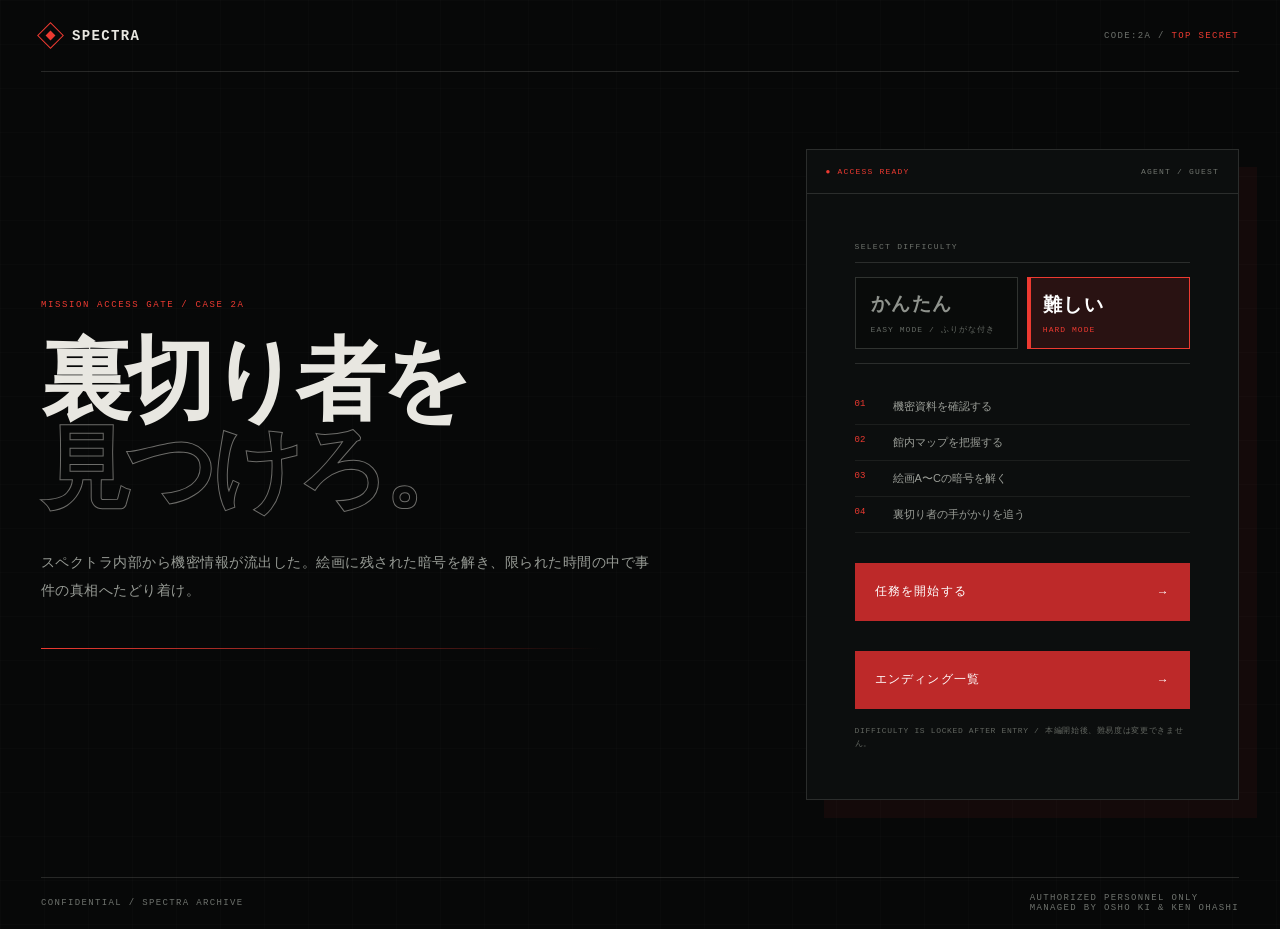
<file: index.html>
<!doctype html>
<html lang="ja">
<head>
  <meta charset="utf-8">
  <meta name="viewport" content="width=device-width, initial-scale=1">
  <meta name="theme-color" content="#070808">
  <title>CODE:2A — ACCESS GATE</title>
  <link rel="icon" type="image/png" href="assets/CODE2A.png.png">
  <meta name="description" content="スペクトラ極秘任務 CODE:2Aへのアクセスゲート。">
  <style>
    :root { --black:#070808; --panel:#0d0f0f; --white:#e8e7e1; --muted:#858985; --line:rgba(232,231,225,.14); --red:#bd2929; --red-bright:#ed3a31; --ease:cubic-bezier(.77,0,.18,1); }
    * { box-sizing:border-box; }
    html,body { margin:0; min-width:320px; min-height:100%; background:var(--black); color:var(--white); }
    body { min-height:100vh; font-family:"Yu Gothic","Hiragino Kaku Gothic ProN",Meiryo,sans-serif; background-image:linear-gradient(rgba(255,255,255,.012) 1px,transparent 1px),linear-gradient(90deg,rgba(255,255,255,.012) 1px,transparent 1px); background-size:44px 44px; }
    button,a { font:inherit; }
    a:focus-visible { outline:1px solid var(--red-bright); outline-offset:4px; }
    .shell { min-height:100vh; display:grid; grid-template-rows:72px 1fr 52px; overflow:hidden; }
    header,footer { display:flex; align-items:center; justify-content:space-between; margin:0 3.2vw; font:9px Consolas,"Courier New",monospace; letter-spacing:.15em; color:#6e726d; }
    header { border-bottom:1px solid var(--line); }
    footer { border-top:1px solid var(--line); }
    .brand { display:flex; align-items:center; gap:12px; color:var(--white); font-size:14px; font-weight:700; }
    .brand-mark { position:relative; width:19px; height:19px; border:1px solid var(--red-bright); transform:rotate(45deg); }
    .brand-mark::before { content:""; position:absolute; inset:5px; background:var(--red-bright); }
    .classification b { color:var(--red-bright); font-weight:400; }
    main { width:min(1320px,100%); margin:auto; padding:clamp(35px,6vw,88px) 3.2vw; display:grid; grid-template-columns:minmax(0,1.1fr) minmax(380px,.72fr); gap:clamp(40px,8vw,120px); align-items:center; }
    .kicker { margin:0 0 27px; color:var(--red-bright); font:9px Consolas,monospace; letter-spacing:.18em; }
    h1 { margin:0; font-size:clamp(51px,7vw,104px); line-height:.98; letter-spacing:-.065em; font-weight:680; }
    h1 span { display:block; color:transparent; -webkit-text-stroke:1px rgba(232,231,225,.45); }
    .lead { max-width:620px; margin:35px 0 0; color:#979b95; font-size:14px; line-height:2; letter-spacing:.035em; }
    .mission-line { width:min(560px,100%); height:1px; margin-top:44px; background:linear-gradient(90deg,var(--red-bright),transparent); }
    .access-card { border:1px solid var(--line); background:rgba(13,15,15,.92); box-shadow:18px 18px 0 rgba(189,41,41,.075); }
    .card-head { display:flex; justify-content:space-between; padding:17px 19px; border-bottom:1px solid var(--line); color:#71756f; font:8px Consolas,monospace; letter-spacing:.15em; }
    .card-head span:first-child { color:var(--red-bright); }
    .card-body { padding:clamp(28px,4vw,48px); }
    .difficulty-label { color:#6f736d; font:8px Consolas,monospace; letter-spacing:.16em; }
    .difficulty-options { display:grid; grid-template-columns:repeat(2,minmax(0,1fr)); gap:9px; margin-top:11px; padding:14px 0; border-top:1px solid var(--line); border-bottom:1px solid var(--line); }
    .difficulty-option { min-height:72px; display:flex; flex-direction:column; align-items:flex-start; justify-content:center; gap:7px; padding:13px 15px; border:1px solid #303330; background:#090b0a; color:#8f938d; cursor:pointer; text-align:left; transition:border-color .2s ease,background .2s ease,color .2s ease; }
    .difficulty-option strong { font-size:19px; letter-spacing:.08em; }
    .difficulty-option span { color:#646963; font:8px Consolas,monospace; letter-spacing:.13em; }
    .difficulty-option:hover,.difficulty-option:focus-visible { border-color:rgba(237,58,49,.65); color:white; }
    .difficulty-option[aria-pressed="true"] { border-color:var(--red-bright); background:rgba(189,41,41,.16); color:white; box-shadow:inset 3px 0 0 var(--red-bright); }
    .difficulty-option[aria-pressed="true"] span { color:var(--red-bright); }
    .mission-list { margin:25px 0 0; padding:0; list-style:none; }
    .mission-list li { display:grid; grid-template-columns:28px 1fr; gap:10px; padding:10px 0; color:#9a9d97; font-size:11px; border-bottom:1px solid rgba(232,231,225,.07); }
    .mission-list b { color:var(--red-bright); font:9px Consolas,monospace; }
    .start-link { min-height:58px; display:flex; align-items:center; justify-content:space-between; margin-top:30px; padding:0 20px; background:var(--red); color:white; text-decoration:none; font-size:12px; letter-spacing:.1em; transition:background .2s ease; }
    .start-link:hover { background:var(--red-bright); }
    .notice { margin:15px 0 0; color:#626660; font:8px Consolas,monospace; letter-spacing:.08em; line-height:1.7; }
    .page-transition { position:fixed; z-index:300; inset:0; display:grid; place-items:center; overflow:hidden; visibility:hidden; pointer-events:none; }
    .slab,.stripe { position:absolute; top:-12%; bottom:-12%; left:-12%; width:124%; transform:translateX(-116%) skewX(-7deg); }
    .slab { background:#090a09; transition:transform .86s var(--ease); }
    .stripe { left:-24%; width:22%; background:#8f1f1f; }
    .transition-copy { position:relative; z-index:1; opacity:0; color:var(--red-bright); font:10px Consolas,monospace; letter-spacing:.28em; transition:opacity .18s ease .34s; }
    .page-transition.active,.page-transition.covered,.page-transition.arrival { visibility:visible; pointer-events:auto; }
    .page-transition.active .slab { transform:translateX(0) skewX(-7deg); }
    .page-transition.active .stripe { animation:stripeAcross .88s var(--ease) .03s both; }
    .page-transition.active .transition-copy { opacity:1; }
    .page-transition.covered .slab { transform:translateX(0) skewX(-7deg); transition:none; }
    .page-transition.covered .stripe { transform:translateX(630%) skewX(-7deg); }
    .page-transition.covered .transition-copy { opacity:1; }
    .page-transition.arrival .slab { transform:translateX(116%) skewX(-7deg); }
    .page-transition.arrival .stripe { animation:stripeAcross .88s var(--ease) both; }
    .page-transition.arrival .transition-copy { opacity:0; transition-delay:0s; }
    @keyframes stripeAcross { from{transform:translateX(-70%) skewX(-7deg)} to{transform:translateX(630%) skewX(-7deg)} }
    @media(max-width:780px){
      .shell{overflow:visible}.classification{display:none}main{grid-template-columns:1fr;gap:45px;padding:48px 20px 60px}h1{font-size:clamp(50px,16vw,82px)}.access-card{box-shadow:9px 9px 0 rgba(189,41,41,.075)}header,footer{margin:0 20px}footer span:first-child{display:none}
      header,footer{color:#999d96;font-size:10px}.kicker{font-size:11px}.lead{color:#b5b8b2;font-size:16px;line-height:1.9}.card-head{color:#a4a8a1;font-size:10px}.difficulty-label{color:#a4a8a1;font-size:10px}.difficulty-option strong{font-size:17px}.difficulty-option span{font-size:9px}.mission-list li{color:#c0c3bc;font-size:14px;line-height:1.65}.mission-list b{font-size:11px}.start-link{min-height:62px;font-size:14px}.notice{color:#989c95;font-size:10px;line-height:1.8}
    }
    @media(prefers-reduced-motion:reduce){*,*::before,*::after{transition-duration:.01ms!important;animation-duration:.01ms!important}}
  </style>
</head>
<body>
  <div class="shell">
    <header><div class="brand"><span class="brand-mark" aria-hidden="true"></span><a href="index.html" style="color: inherit; text-decoration: none;">SPECTRA</a></div><div class="classification">CODE:2A / <b>TOP SECRET</b></div></header>
    <main>
      <section aria-labelledby="page-title">
        <p class="kicker">MISSION ACCESS GATE / CASE 2A</p>
        <h1 id="page-title">裏切り者を<span>見つけろ。</span></h1>
        <p class="lead">スペクトラ内部から機密情報が流出した。絵画に残された暗号を解き、限られた時間の中で事件の真相へたどり着け。</p>
        <div class="mission-line" aria-hidden="true"></div>
      </section>
      <section class="access-card" aria-label="任務アクセス">
        <div class="card-head"><span>● ACCESS READY</span><span>AGENT / GUEST</span></div>
        <div class="card-body">
          <div class="difficulty-label">SELECT DIFFICULTY</div>
          <div class="difficulty-options" role="group" aria-label="難易度を選択">
            <button class="difficulty-option" id="difficulty-easy" type="button" data-difficulty="easy" aria-pressed="false"><strong>かんたん</strong><span>EASY MODE / ふりがな付き</span></button>
            <button class="difficulty-option" id="difficulty-hard" type="button" data-difficulty="hard" aria-pressed="true"><strong>難しい</strong><span>HARD MODE</span></button>
          </div>
          <ol class="mission-list"><li><b>01</b>機密資料を確認する</li><li><b>02</b>館内マップを把握する</li><li><b>03</b>絵画A〜Cの暗号を解く</li><li><b>04</b>裏切り者の手がかりを追う</li></ol>
          <a class="start-link" id="start-link" href="mission.html"><span>任務を開始する</span><span aria-hidden="true">→</span></a>
          <a class="start-link" id="start-link" href="endings.html"><span>エンディング一覧</span><span aria-hidden="true">→</span></a>
          <p class="notice">DIFFICULTY IS LOCKED AFTER ENTRY / 本編開始後、難易度は変更できません。</p>
        </div>
      </section>
    </main>
    <footer><span>CONFIDENTIAL / SPECTRA ARCHIVE</span><span>AUTHORIZED PERSONNEL ONLY<br> MANAGED BY OSHO KI & KEN OHASHI</span></footer>
  </div>
  <div class="page-transition covered" id="page-transition" aria-hidden="false"><span class="slab"></span><span class="stripe"></span><span class="transition-copy" id="transition-copy">ACCESS GATE / OPEN</span></div>
  <script>
    (() => {
      const link = document.getElementById('start-link');
      const difficultyButtons = [...document.querySelectorAll('[data-difficulty]')];
      const transition = document.getElementById('page-transition');
      const transitionCopy = document.getElementById('transition-copy');
      let returning = false;
      try {
        returning = sessionStorage.getItem('spectra-access-entry') === 'return';
        sessionStorage.removeItem('spectra-access-entry');
      } catch { /* file:// で保存領域が使えない場合も演出は表示する */ }
      transitionCopy.textContent = returning ? 'ACCESS GATE / RETURN' : 'ACCESS GATE / OPEN';
      const reduced = window.matchMedia('(prefers-reduced-motion: reduce)').matches;
      function selectDifficulty(mode) {
        const easy = mode === 'easy';
        link.href = easy ? 'mission.html?difficulty=easy' : 'mission.html';
        difficultyButtons.forEach(button => button.setAttribute('aria-pressed',String(button.dataset.difficulty === mode)));
      }
      difficultyButtons.forEach(button => button.addEventListener('click', () => selectDifficulty(button.dataset.difficulty)));
      selectDifficulty('hard');
      setTimeout(() => {
        void transition.offsetWidth;
        transition.classList.remove('covered');
        transition.classList.add('arrival');
        setTimeout(() => {
          transition.classList.remove('arrival');
          transition.setAttribute('aria-hidden','true');
        },reduced ? 40 : 940);
      },reduced ? 24 : 128);
      link.addEventListener('click', event => {
        event.preventDefault();
        transitionCopy.textContent = 'ENTERING / CODE:2A';
        transition.classList.remove('arrival','covered');
        transition.classList.add('active');
        transition.setAttribute('aria-hidden','false');
        setTimeout(() => { window.location.href = link.href; },reduced ? 40 : 920);
      });
    })();
  </script>
</body>
</html>
</file>
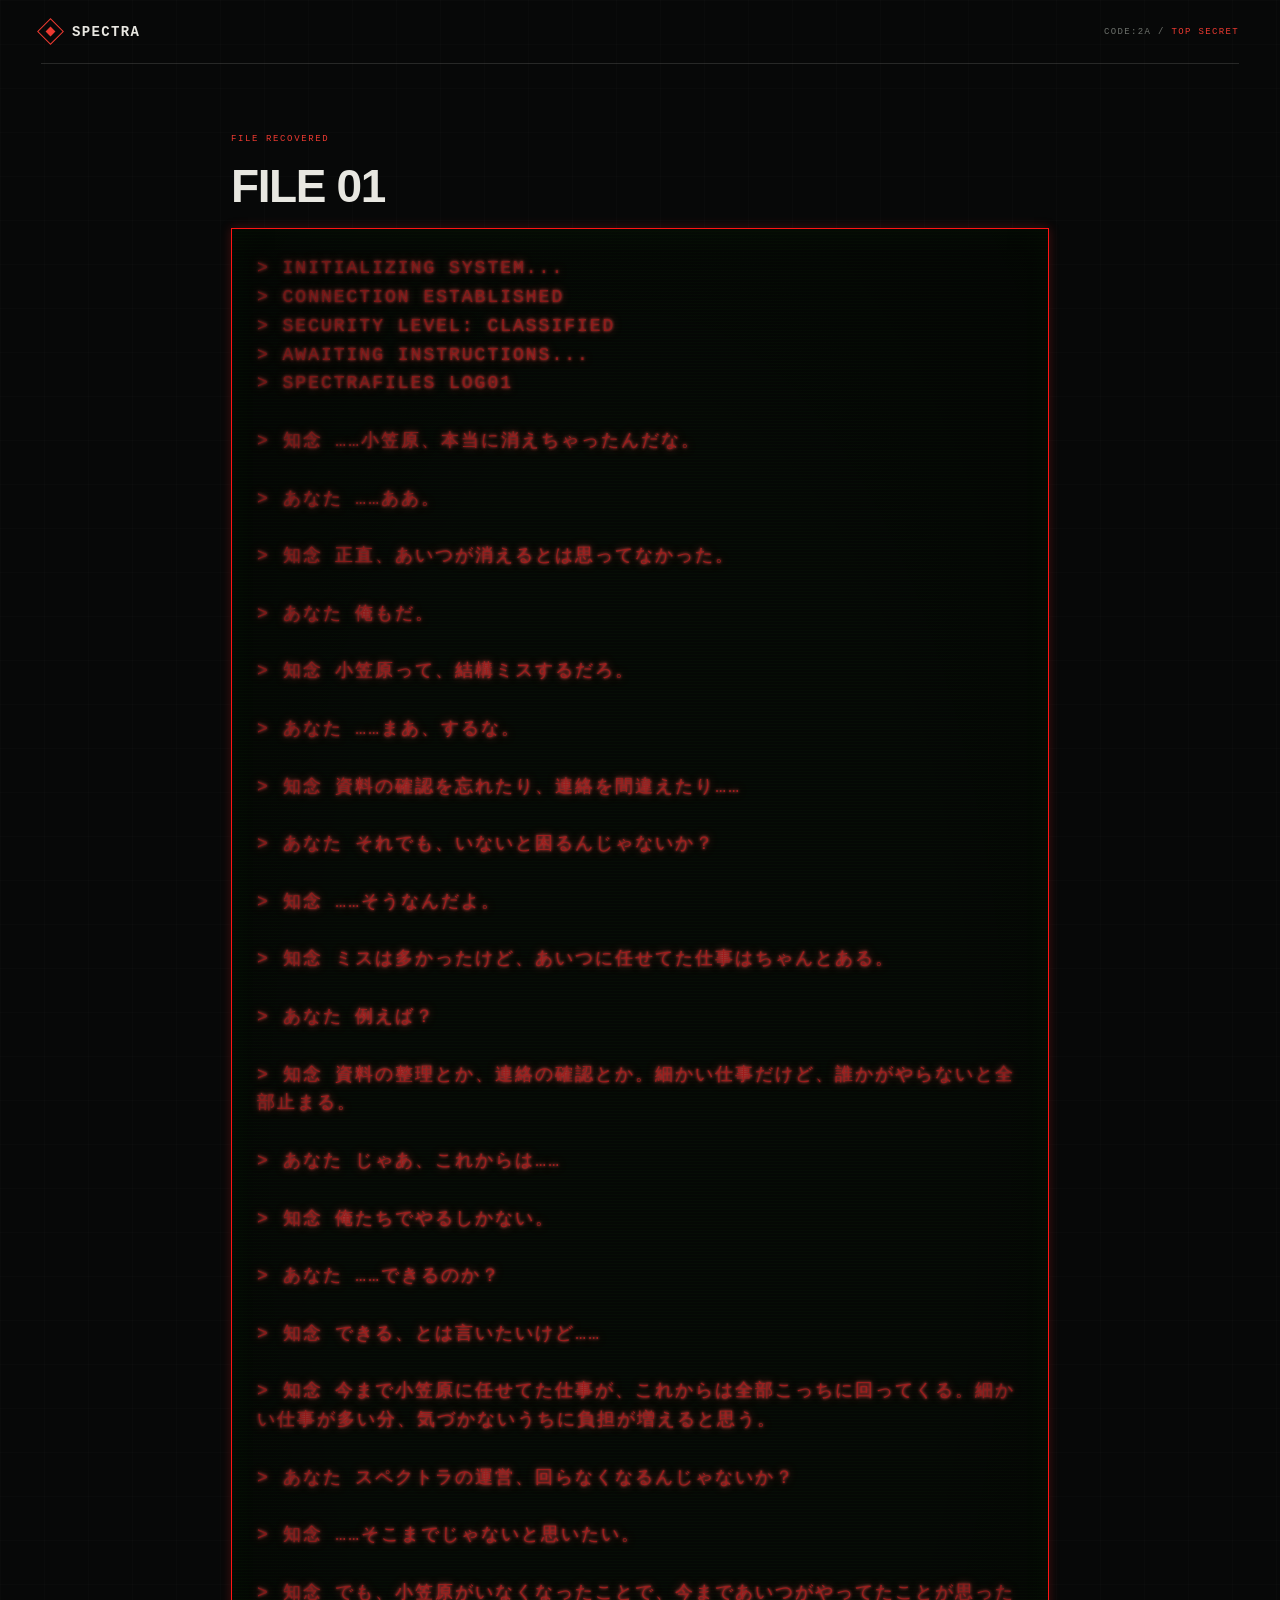
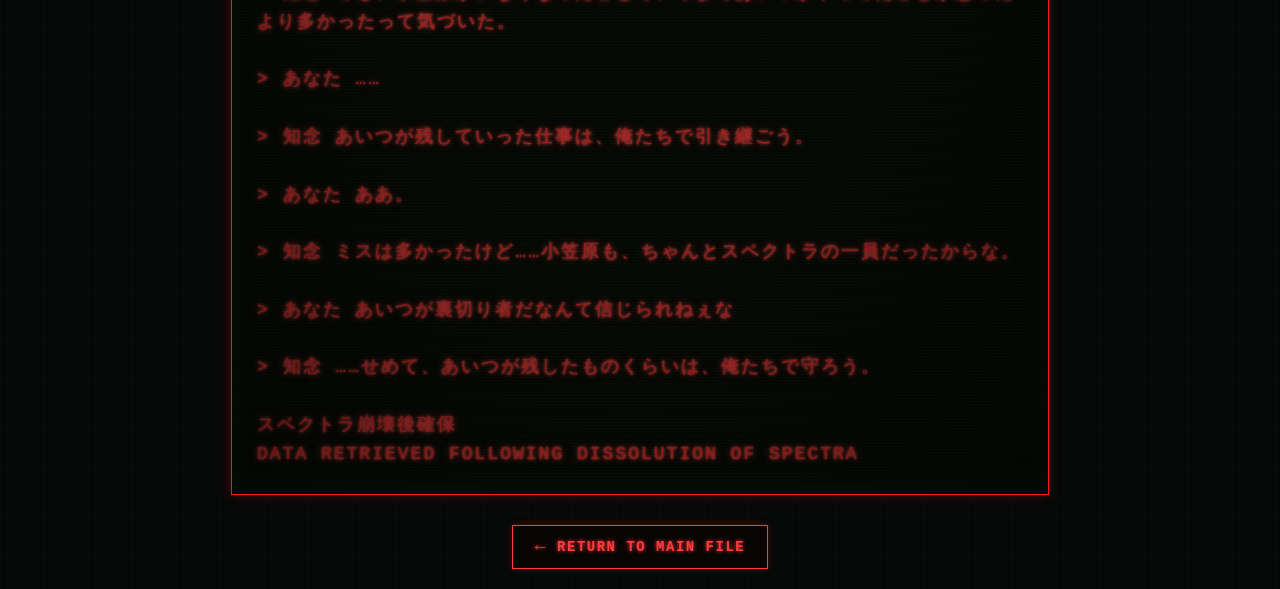
<file: ending1.html>
<!DOCTYPE html>
<html>
<head>
  <title>エンディングその1</title>
  <link rel="icon" type="image/png" href="assets/CODE2A.png.png">
  <link rel="stylesheet" href="styles.css">
  <meta charset="UTF-8">
  <meta name="viewport" content="width=device-width, initial-scale=1">
</head>
<body class="gate-body" data-ending="1">

  <header class="gate-topbar">
    <div class="gate-brand"><span class="gate-brand-mark" aria-hidden="true"></span><a href="index.html" style="color: inherit; text-decoration: none;">SPECTRA</a></div>
    <div class="gate-classification">CODE:2A / <b>TOP SECRET</b></div>
  </header>

  <main class="gate-main">

    <p class="gate-kicker">FILE RECOVERED</p>
    <h1>FILE 01</h1><br>

  <div class="terminal">
    <p class="terminal-text">
  > INITIALIZING SYSTEM...<br>
  > CONNECTION ESTABLISHED<br>
  > SECURITY LEVEL: CLASSIFIED<br>
  > AWAITING INSTRUCTIONS...<br>
  > SPECTRAFILES LOG01<br><br>
  > 知念 ……小笠原、本当に消えちゃったんだな。<br><br>
  > あなた ……ああ。<br><br>
  > 知念 正直、あいつが消えるとは思ってなかった。<br><br>
  > あなた 俺もだ。<br><br>
  > 知念 小笠原って、結構ミスするだろ。<br><br>
  > あなた ……まあ、するな。<br><br>
  > 知念 資料の確認を忘れたり、連絡を間違えたり……<br><br>
  > あなた それでも、いないと困るんじゃないか？<br><br>
  > 知念 ……そうなんだよ。<br><br>
  > 知念 ミスは多かったけど、あいつに任せてた仕事はちゃんとある。<br><br>
  > あなた 例えば？<br><br>
  > 知念 資料の整理とか、連絡の確認とか。細かい仕事だけど、誰かがやらないと全部止まる。<br><br>
  > あなた じゃあ、これからは……<br><br>
  > 知念 俺たちでやるしかない。<br><br>
  > あなた ……できるのか？<br><br>
  > 知念 できる、とは言いたいけど……<br><br>
  > 知念 今まで小笠原に任せてた仕事が、これからは全部こっちに回ってくる。細かい仕事が多い分、気づかないうちに負担が増えると思う。<br><br>
  > あなた スペクトラの運営、回らなくなるんじゃないか？<br><br>
  > 知念 ……そこまでじゃないと思いたい。<br><br>
  > 知念 でも、小笠原がいなくなったことで、今まであいつがやってたことが思ったより多かったって気づいた。<br><br>
  > あなた ……<br><br>
  > 知念 あいつが残していった仕事は、俺たちで引き継ごう。<br><br>
  > あなた ああ。<br><br>
  > 知念 ミスは多かったけど……小笠原も、ちゃんとスペクトラの一員だったからな。<br><br>
  > あなた あいつが裏切り者だなんて信じられねぇな<br><br>
  > 知念 ……せめて、あいつが残したものくらいは、俺たちで守ろう。<br><br>
  スペクトラ崩壊後確保<br>
  DATA RETRIEVED FOLLOWING DISSOLUTION OF SPECTRA
    </p>
  </div>
  <div class="return-container">
    <a href="endings.html" class="return-button">
        <span class="return-arrow">←</span>
        RETURN TO MAIN FILE
    </a>
  </div>
  </main>

  <div class="page-transition covered" id="page-transition" aria-hidden="false">
    <span class="slab"></span>
    <span class="stripe"></span>
    <span class="transition-copy" id="transition-copy">FILE 01 / OPEN</span>
  </div>

  <script src="ending.js"></script>
</body>
</html>
</file>
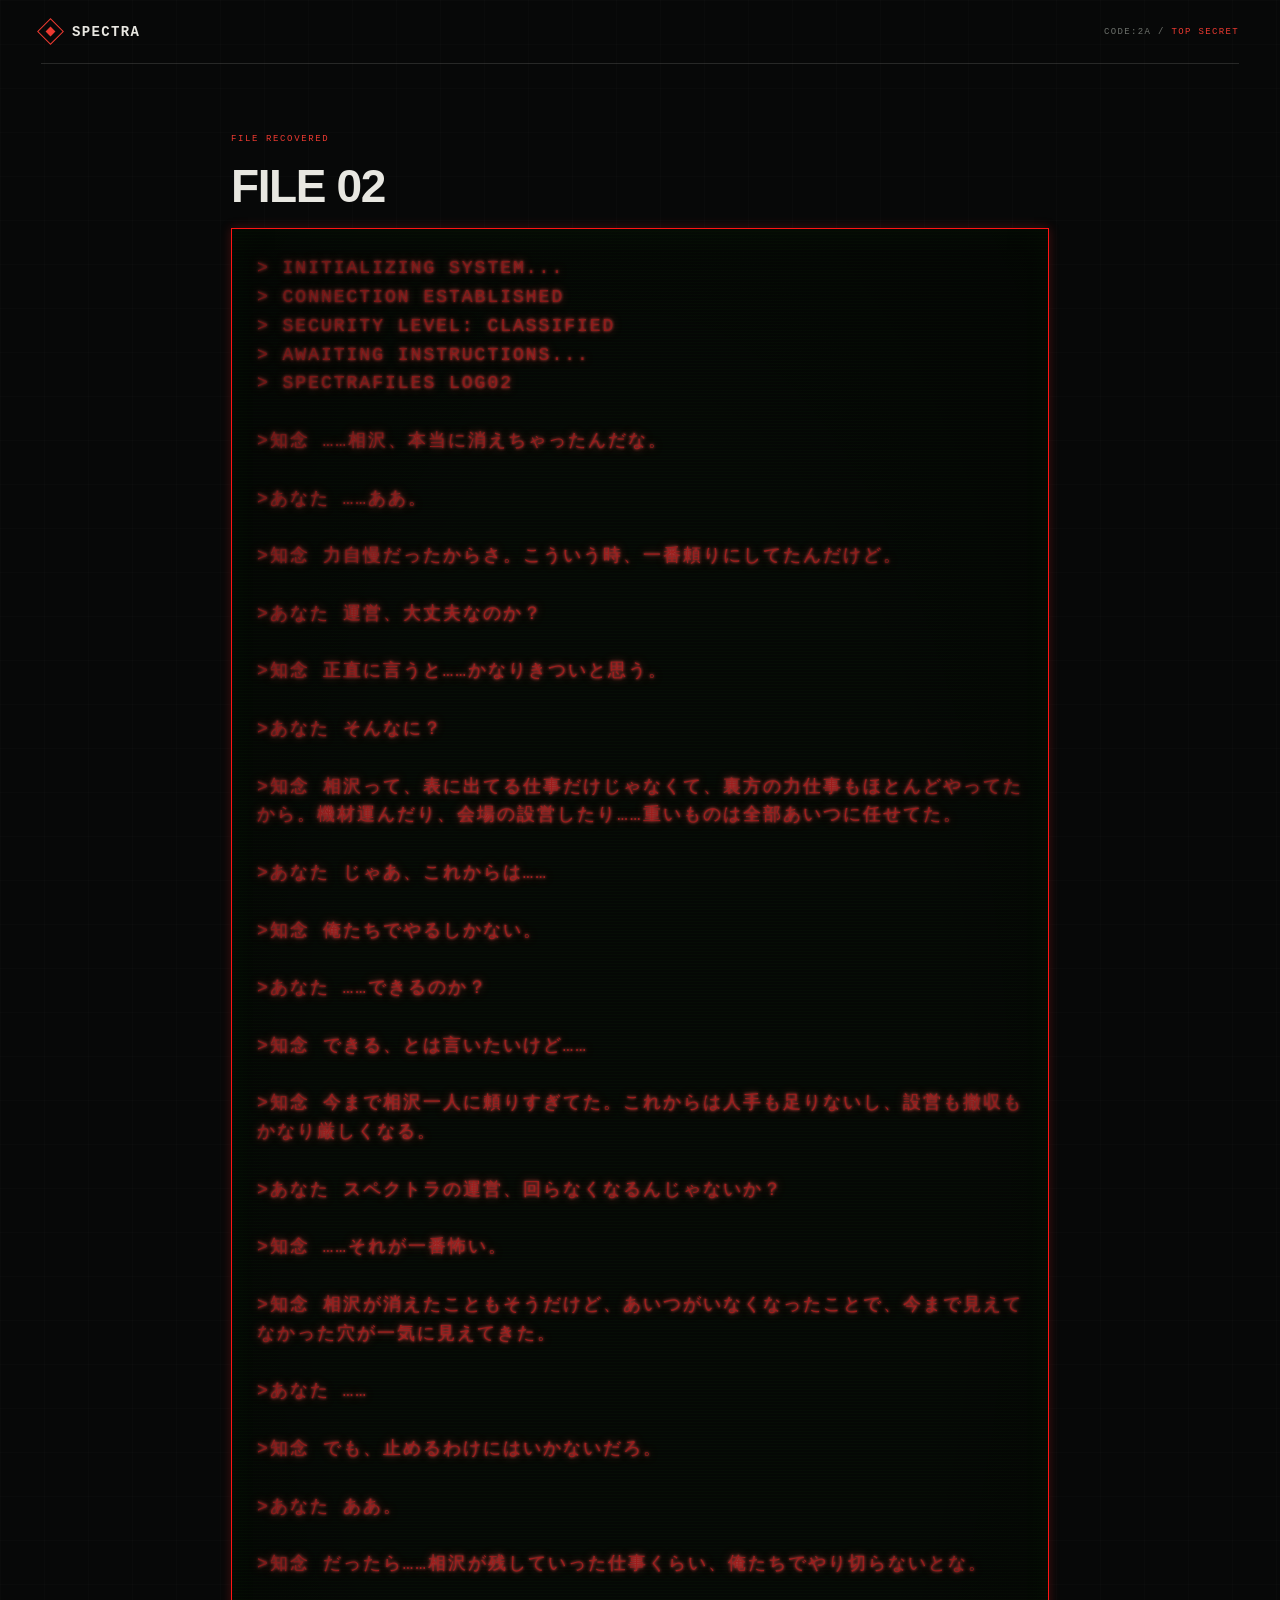
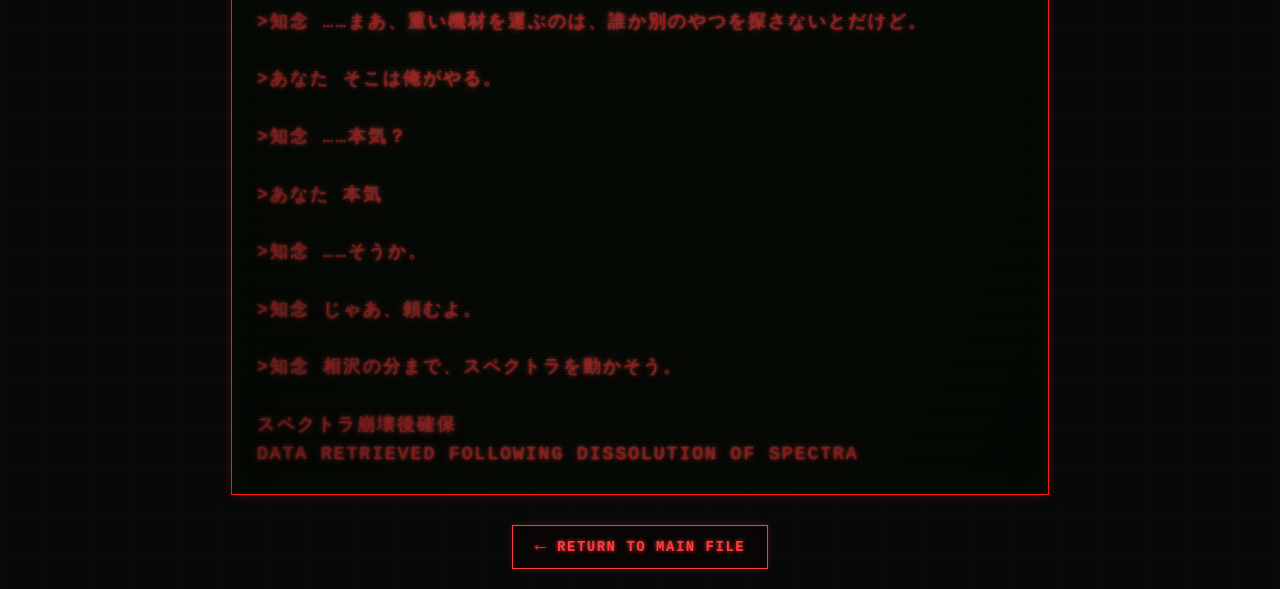
<file: ending2.html>
<!DOCTYPE html>
<html>
<head>
  <title>エンディングその2</title>
  <link rel="icon" type="image/png" href="assets/CODE2A.png.png">
  <link rel="stylesheet" href="styles.css">
  <meta charset="UTF-8">
  <meta name="viewport" content="width=device-width, initial-scale=1">
</head>
<body class="gate-body" data-ending="2">

  <header class="gate-topbar">
    <div class="gate-brand"><span class="gate-brand-mark" aria-hidden="true"></span><a href="index.html" style="color: inherit; text-decoration: none;">SPECTRA</a></div>
    <div class="gate-classification">CODE:2A / <b>TOP SECRET</b></div>
  </header>

  <main class="gate-main">

    <p class="gate-kicker">FILE RECOVERED</p>
    <h1>FILE 02</h1><br>

  <div class="terminal">
    <p class="terminal-text">
  > INITIALIZING SYSTEM...<br>
  > CONNECTION ESTABLISHED<br>
  > SECURITY LEVEL: CLASSIFIED<br>
  > AWAITING INSTRUCTIONS...<br>
  > SPECTRAFILES LOG02<br><br>
  >知念 ……相沢、本当に消えちゃったんだな。<br><br>
  >あなた ……ああ。<br><br>
  >知念 力自慢だったからさ。こういう時、一番頼りにしてたんだけど。<br><br>
  >あなた 運営、大丈夫なのか？<br><br>
  >知念 正直に言うと……かなりきついと思う。<br><br>
  >あなた そんなに？<br><br>
  >知念 相沢って、表に出てる仕事だけじゃなくて、裏方の力仕事もほとんどやってたから。機材運んだり、会場の設営したり……重いものは全部あいつに任せてた。<br><br>
  >あなた じゃあ、これからは……<br><br>
  >知念 俺たちでやるしかない。<br><br>
  >あなた ……できるのか？<br><br>
  >知念 できる、とは言いたいけど……<br><br>
  >知念 今まで相沢一人に頼りすぎてた。これからは人手も足りないし、設営も撤収もかなり厳しくなる。<br><br>
  >あなた スペクトラの運営、回らなくなるんじゃないか？<br><br>
  >知念 ……それが一番怖い。<br><br>
  >知念 相沢が消えたこともそうだけど、あいつがいなくなったことで、今まで見えてなかった穴が一気に見えてきた。<br><br>
  >あなた ……<br><br>
  >知念 でも、止めるわけにはいかないだろ。<br><br>
  >あなた ああ。<br><br>
  >知念 だったら……相沢が残していった仕事くらい、俺たちでやり切らないとな。<br><br>
  >知念 ……まあ、重い機材を運ぶのは、誰か別のやつを探さないとだけど。<br><br>
  >あなた そこは俺がやる。<br><br>
  >知念 ……本気？<br><br>
  >あなた 本気<br><br>
  >知念 ……そうか。<br><br>
  >知念 じゃあ、頼むよ。<br><br>
  >知念 相沢の分まで、スペクトラを動かそう。<br><br>
  スペクトラ崩壊後確保<br>
  DATA RETRIEVED FOLLOWING DISSOLUTION OF SPECTRA

    </p>
  </div>
  <div class="return-container">
    <a href="endings.html" class="return-button">
        <span class="return-arrow">←</span>
        RETURN TO MAIN FILE
    </a>
  </div>
  </main>

  <div class="page-transition covered" id="page-transition" aria-hidden="false">
    <span class="slab"></span>
    <span class="stripe"></span>
    <span class="transition-copy" id="transition-copy">FILE 02 / OPEN</span>
  </div>

  <script src="ending.js"></script>
</body>
</html>
</file>
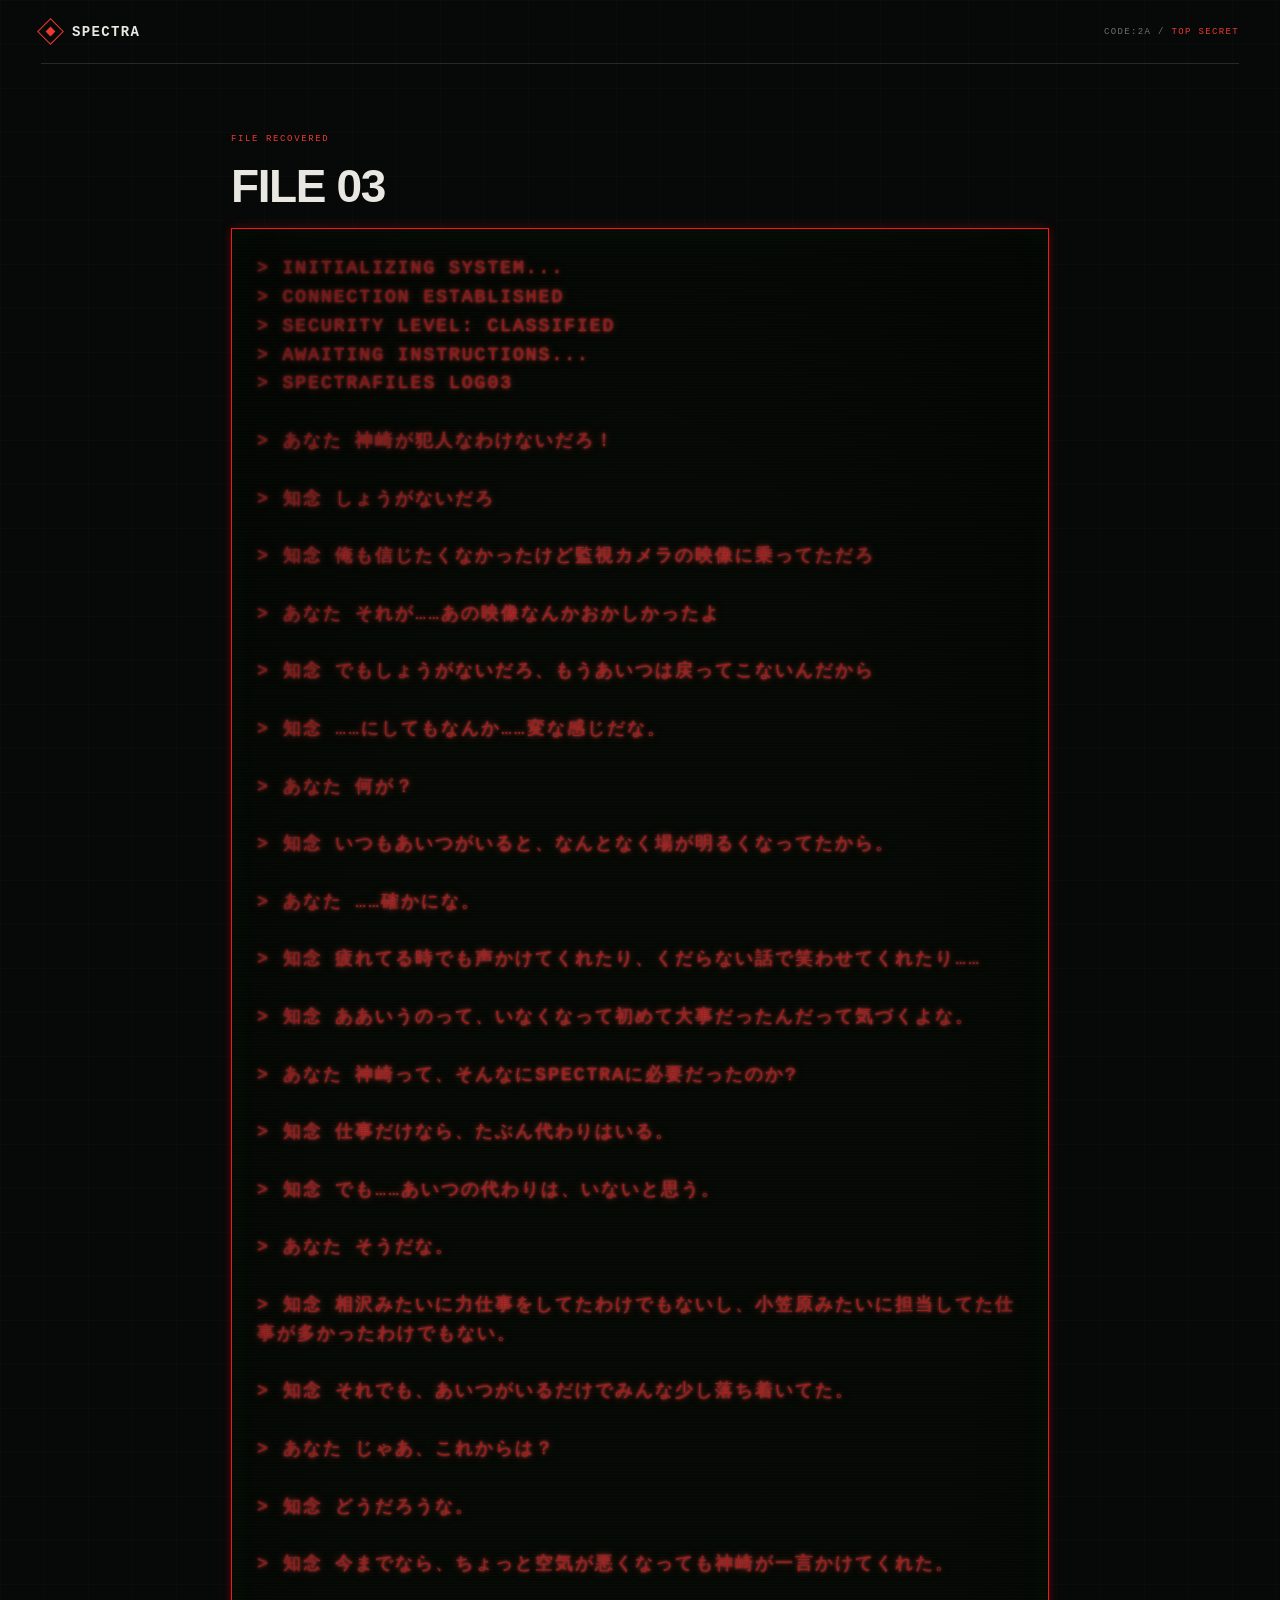
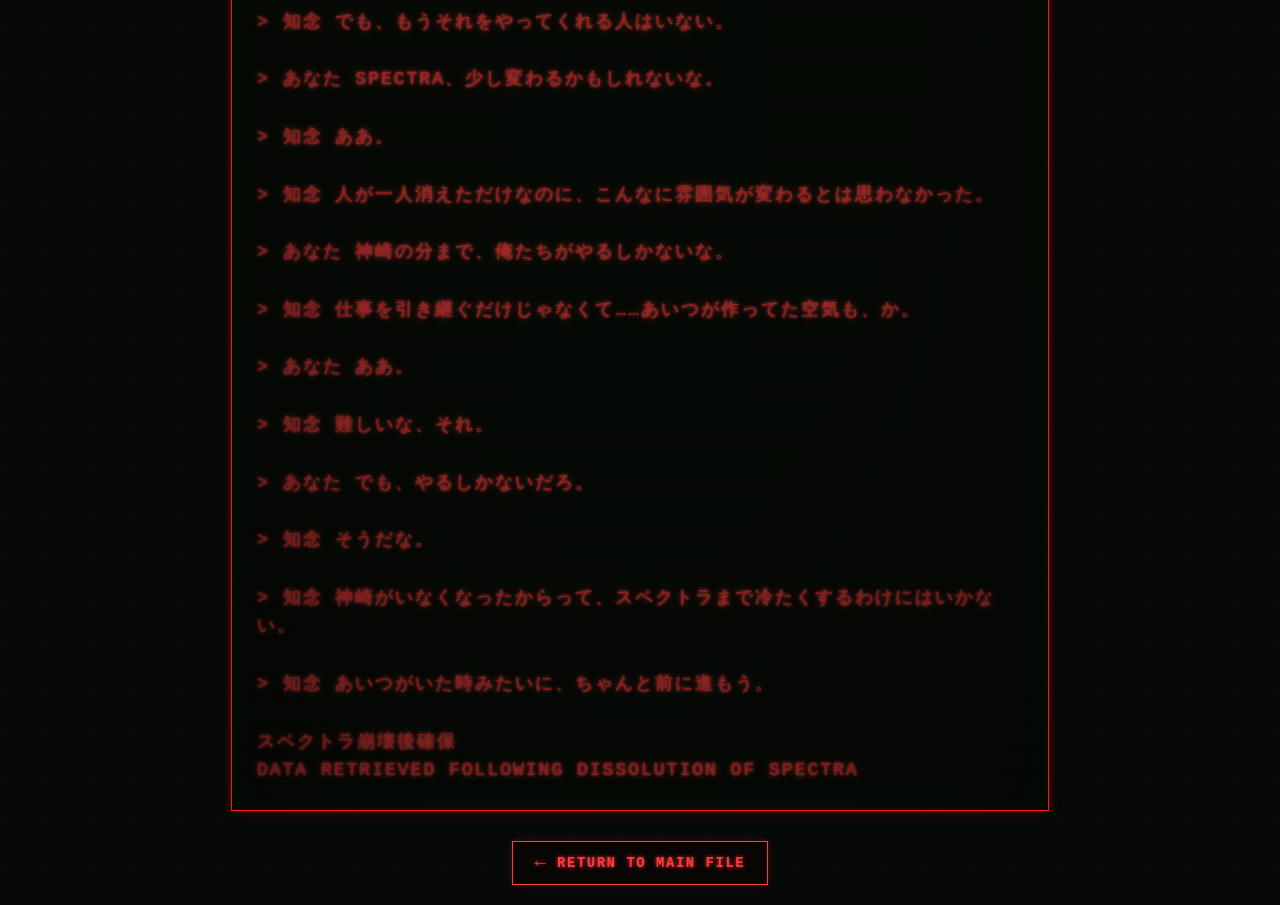
<file: ending3.html>
<!DOCTYPE html>
<html>
<head>
  <title>エンディングその3</title>
  <link rel="icon" type="image/png" href="assets/CODE2A.png.png">
  <link rel="stylesheet" href="styles.css">
  <meta charset="UTF-8">
  <meta name="viewport" content="width=device-width, initial-scale=1">
</head>
<body class="gate-body" data-ending="3">

  <header class="gate-topbar">
    <div class="gate-brand"><span class="gate-brand-mark" aria-hidden="true"></span><a href="index.html" style="color: inherit; text-decoration: none;">SPECTRA</a></div>
    <div class="gate-classification">CODE:2A / <b>TOP SECRET</b></div>
  </header>

  <main class="gate-main">

    <p class="gate-kicker">FILE RECOVERED</p>
    <h1>FILE 03</h1><br>

  <div class="terminal">
    <p class="terminal-text">
    > INITIALIZING SYSTEM...<br>
    > CONNECTION ESTABLISHED<br>
    > SECURITY LEVEL: CLASSIFIED<br>
    > AWAITING INSTRUCTIONS...<br>
    > SPECTRAFILES LOG03<br><br>
    > あなた 神崎が犯人なわけないだろ！<br><br>
    > 知念 しょうがないだろ<br><br>
    > 知念 俺も信じたくなかったけど監視カメラの映像に乗ってただろ<br><br>
    > あなた それが……あの映像なんかおかしかったよ<br><br>
    > 知念 でもしょうがないだろ、もうあいつは戻ってこないんだから<br><br>
    > 知念 ……にしてもなんか……変な感じだな。<br><br>
    > あなた 何が？<br><br>
    > 知念 いつもあいつがいると、なんとなく場が明るくなってたから。<br><br>
    > あなた ……確かにな。<br><br>
    > 知念 疲れてる時でも声かけてくれたり、くだらない話で笑わせてくれたり……<br><br>
    > 知念 ああいうのって、いなくなって初めて大事だったんだって気づくよな。<br><br>
    > あなた 神崎って、そんなにSPECTRAに必要だったのか?<br><br>
    > 知念 仕事だけなら、たぶん代わりはいる。<br><br>
    > 知念 でも……あいつの代わりは、いないと思う。<br><br>
    > あなた そうだな。<br><br>
    > 知念 相沢みたいに力仕事をしてたわけでもないし、小笠原みたいに担当してた仕事が多かったわけでもない。<br><br>
    > 知念 それでも、あいつがいるだけでみんな少し落ち着いてた。<br><br>
    > あなた じゃあ、これからは？<br><br>
    > 知念 どうだろうな。<br><br>
    > 知念 今までなら、ちょっと空気が悪くなっても神崎が一言かけてくれた。<br><br>
    > 知念 でも、もうそれをやってくれる人はいない。<br><br>
    > あなた SPECTRA、少し変わるかもしれないな。<br><br>
    > 知念 ああ。<br><br>
    > 知念 人が一人消えただけなのに、こんなに雰囲気が変わるとは思わなかった。<br><br>
    > あなた 神崎の分まで、俺たちがやるしかないな。<br><br>
    > 知念 仕事を引き継ぐだけじゃなくて……あいつが作ってた空気も、か。<br><br>
    > あなた ああ。<br><br>
    > 知念 難しいな、それ。<br><br>
    > あなた でも、やるしかないだろ。<br><br>
    > 知念 そうだな。<br><br>
    > 知念 神崎がいなくなったからって、スペクトラまで冷たくするわけにはいかない。<br><br>
    > 知念 あいつがいた時みたいに、ちゃんと前に進もう。<br><br>
  スペクトラ崩壊後確保<br>
  DATA RETRIEVED FOLLOWING DISSOLUTION OF SPECTRA
    </p>
  </div>
  <div class="return-container">
    <a href="endings.html" class="return-button">
        <span class="return-arrow">←</span>
        RETURN TO MAIN FILE
    </a>
  </div>
  </main>

  <div class="page-transition covered" id="page-transition" aria-hidden="false">
    <span class="slab"></span>
    <span class="stripe"></span>
    <span class="transition-copy" id="transition-copy">FILE 03 / OPEN</span>
  </div>

  <script src="ending.js"></script>
</body>
</html>
</file>
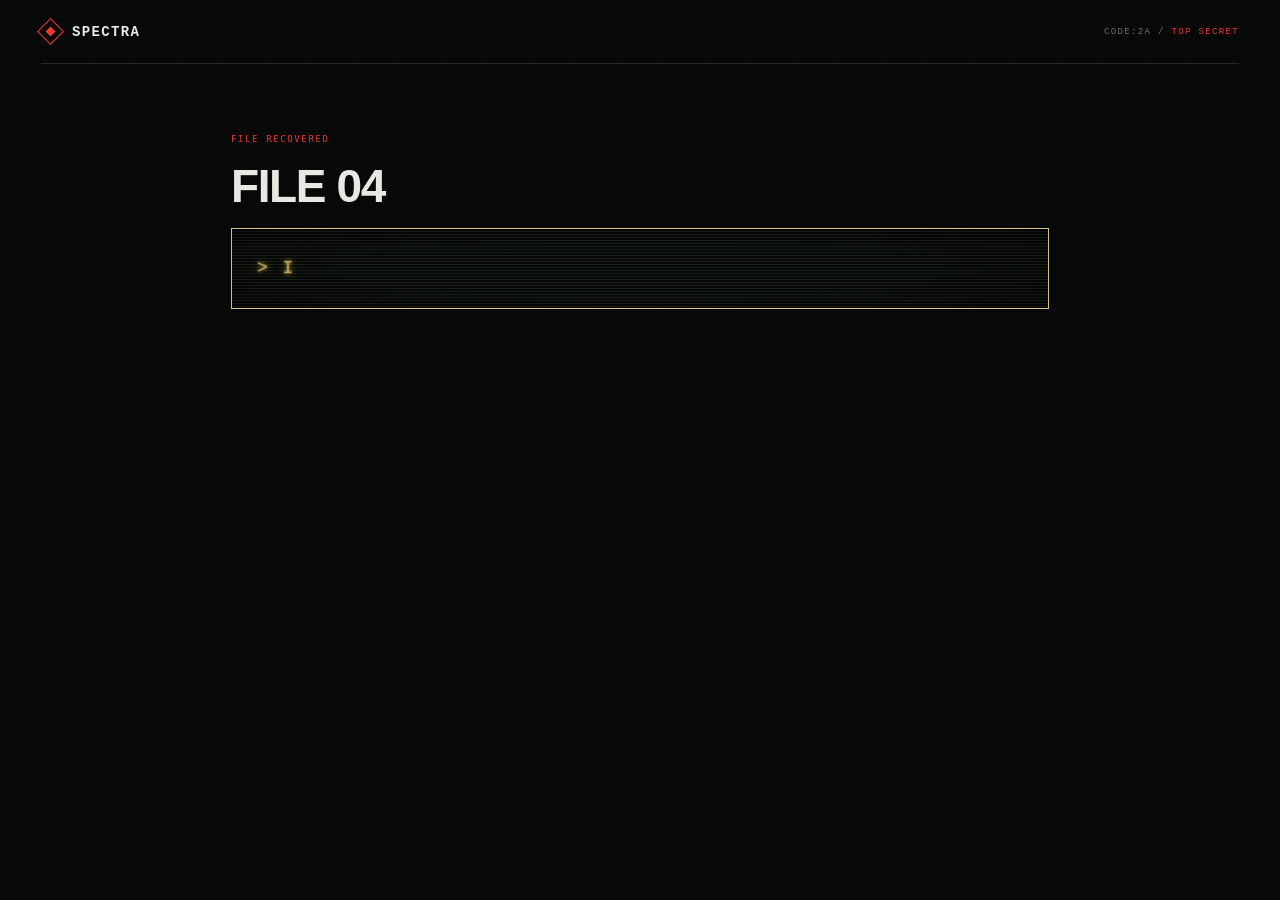
<file: ending4.html>
<!DOCTYPE html>
<html>
<head>
  <title>エンディングその4</title>
  <link rel="icon" type="image/png" href="assets/CODE2A.png.png">
  <link rel="stylesheet" href="styles.css">
  <meta charset="UTF-8">
  <meta name="viewport" content="width=device-width, initial-scale=1">
</head>
<body class="gate-body" data-ending="4">

  <header class="gate-topbar">
    <div class="gate-brand"><span class="gate-brand-mark" aria-hidden="true"></span><a href="index.html" style="color: inherit; text-decoration: none;">SPECTRA</a></div>
    <div class="gate-classification">CODE:2A / <b>TOP SECRET</b></div>
  </header>

  <main class="gate-main">
    <p class="gate-kicker">FILE RECOVERED</p>
    <h1>FILE 04</h1><br>

<div class="trueterminal">
  <div class="trueterminal-text" id="terminal">

    <div>> INITIALIZING SYSTEM...</div>
    <div>> CONNECTION ESTABLISHED</div>
    <div>> AGENT ID: 0047</div>
    <div>> SECURITY LEVEL: CLASSIFIED</div>
    <div>> AWAITING INSTRUCTIONS...</div>
    <div>> LOG #2026091201</div>

    <div class="terminal-space"></div>

    <div>> 調査報告書</div>

    <div class="terminal-space"></div>

    <div>> スペクトラ内部における内通者の特定</div>

    <div class="terminal-space"></div>

    <div>> これまでの調査から、スペクトラ内部に情報を外部へ流していた人物が存在した可能性が高い。</div>

    <div class="terminal-space"></div>

    <div>> その人物は知念であった。</div>

    <div class="terminal-space"></div>

    <div>> 知念はスペクトラの運営に深く関わっており、内部の情報や各メンバーの行動を把握できる立場にあった。</div>

    <div class="terminal-space"></div>

    <div>> また、これまでに発生した複数の不可解な出来事についても、知念は常にその場に居合わせていた。</div>

    <div class="terminal-space"></div>

    <div>> 特に不自然だったのは、情報が外部に漏れた後も、知念がその内容を事前に知っていたかのような発言をしていたことである。</div>

    <div class="terminal-space"></div>

    <div>> 当初は単なる偶然だと思っていた。</div>

    <div class="terminal-space"></div>

    <div>> しかし、これまでに集めた記録を照合すると、偶然では説明できない点がいくつも見つかった。</div>

    <div class="terminal-space"></div>

    <div>> さらに、知念はスペクトラ内部の記録や運営状況を把握していたため、情報を外部へ渡すには十分な立場にあった。</div>

    <div class="terminal-space"></div>

    <div>> 以上のことから、知念がスペクトラの内部情報を意図的に流していた可能性は極めて高い。</div>

    <div class="terminal-space"></div>

    <div>> 知念は、スペクトラの内部に潜んでいた内通者だった。</div>

    <div class="terminal-space"></div>

    <div>> 知念がいなくなった今、スペクトラは大きな転換点を迎えることになる。</div>

    <div class="terminal-space"></div>

    <div>> これまで知念に集中していた情報管理や運営を見直し、残ったメンバーで役割を分担する必要がある。</div>

    <div class="terminal-space"></div>

    <div>> そして何より、今回の事件をきっかけに、スペクトラ内部の情報管理そのものを変えていかなければならない。</div>

    <div class="terminal-space"></div>

    <div>> 誰か一人に頼るのではなく、互いに確認しながら運営していく。</div>

    <div class="terminal-space"></div>

    <div>> それが、これからのスペクトラに必要なことだと思う。</div>

    <div class="terminal-space"></div>

    <div>> 今回の事件で、スペクトラは大きく変わった。</div>

    <div class="terminal-space"></div>

    <div>> それでも――スペクトラを終わらせるつもりはない。</div>

    <div class="terminal-space"></div>

    <div>> 俺たちは、この組織をこれからも動かしていく。</div>

    <div class="terminal-space"></div>

    <div>> この事件を忘れず、同じことを二度と起こさないために。</div>

    <div>> END REPORT</div>

  </div>
</div>
  <div class="truereturn-container">
    <a href="endings.html" class="truereturn-button">
        <span class="truereturn-arrow">←</span>
        RETURN TO MAIN FILE
    </a>
  </div>
  </main>

  <div class="page-transition covered" id="page-transition" aria-hidden="false">
    <span class="slab"></span>
    <span class="stripe"></span>
    <span class="transition-copy" id="transition-copy">FILE 04 / OPEN</span>
  </div>

  <script src="ending.js"></script>
</body>
</html>
</file>
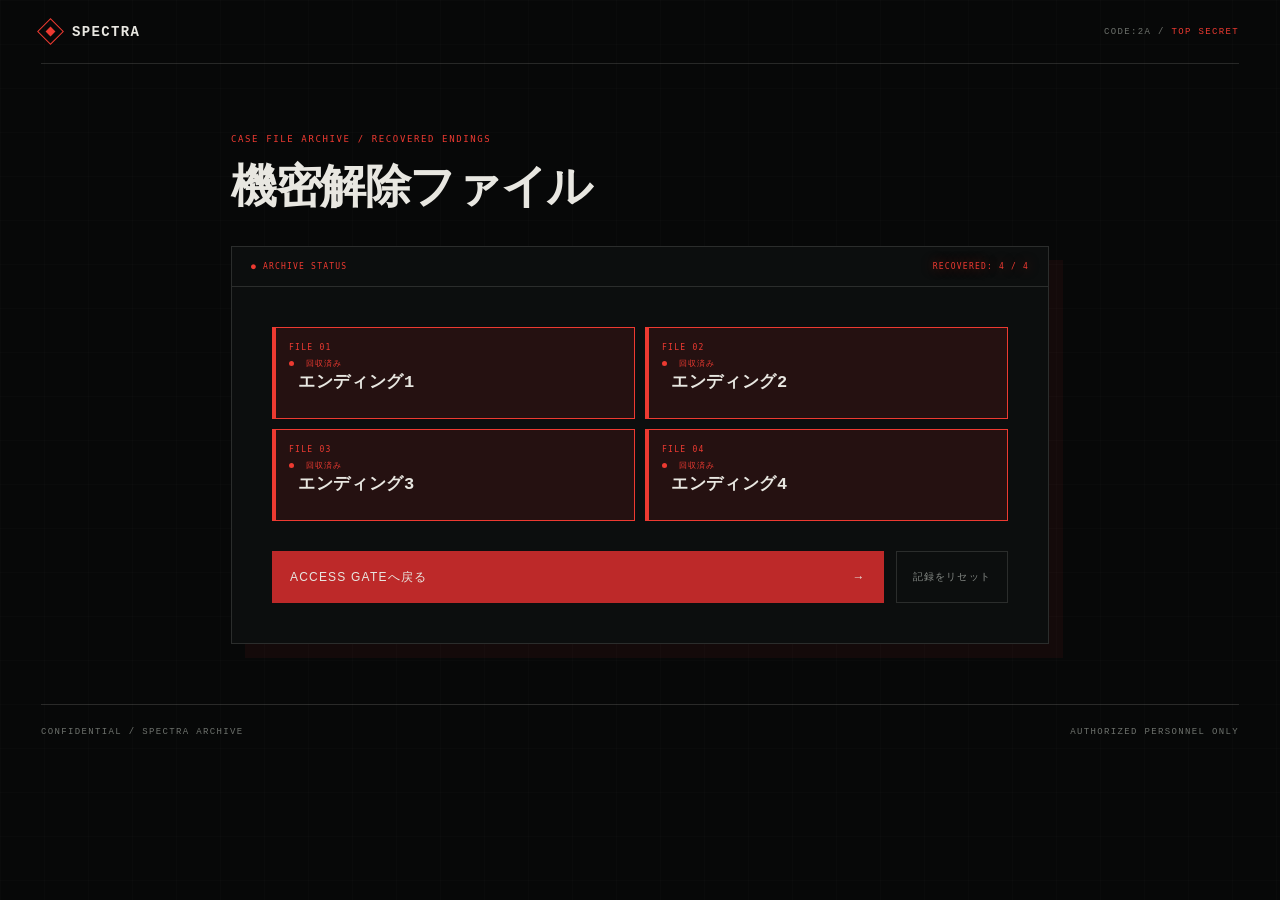
<file: endings.html>
<!DOCTYPE html>
<html>
<head>
  <title>解放エンディング</title>
  <link rel="icon" type="image/png" href="CODE2A.png.png">
  <link rel="stylesheet" href="styles.css">
  <meta charset="UTF-8">
  <meta name="viewport" content="width=device-width, initial-scale=1">
</head>

<body class="gate-body">

  <header class="gate-topbar">
    <div class="gate-brand"><span class="gate-brand-mark" aria-hidden="true"></span><a href="index.html" style="color: inherit; text-decoration: none;">SPECTRA</a></div>
    <div class="gate-classification">CODE:2A / <b>TOP SECRET</b></div>
  </header>

  <main class="gate-main">

    <p class="gate-kicker">CASE FILE ARCHIVE / RECOVERED ENDINGS</p>
    <h1>機密解除ファイル</h1>

    <div class="gate-panel">

      <div class="gate-panel-head">
        <span>● ARCHIVE STATUS</span>
        <span id="progress-text">RECOVERED: 0 / 4</span>
      </div>

      <div class="gate-panel-body">

        <div class="grid">

          <div class="box locked" id="ending1">
            <span class="tab">FILE 01</span>
            <span class="lockline"></span>
            <span class="lockline"></span>
            <span class="status">未開封</span>
          </div>

          <div class="box locked" id="ending2">
            <span class="tab">FILE 02</span>
            <span class="lockline"></span>
            <span class="lockline"></span>
            <span class="status">未開封</span>
          </div>

          <div class="box locked" id="ending3">
            <span class="tab">FILE 03</span>
            <span class="lockline"></span>
            <span class="lockline"></span>
            <span class="status">未開封</span>
          </div>

          <div class="box locked" id="ending4">
            <span class="tab">FILE 04</span>
            <span class="lockline"></span>
            <span class="lockline"></span>
            <span class="status">未開封</span>
          </div>
          
        </div>

        <div class="gate-actions">
          <button id="back-home" type="button">
            <span>ACCESS GATEへ戻る</span>
            <span aria-hidden="true">→</span>
          </button>
          <button id="reset-progress" type="button">記録をリセット</button>
        </div>

      </div>
    </div>

  </main>

  <footer class="gate-bottombar">
    <span>CONFIDENTIAL / SPECTRA ARCHIVE</span>
    <span>AUTHORIZED PERSONNEL ONLY</span>
  </footer>

  <div class="page-transition covered" id="page-transition" aria-hidden="false">
    <span class="slab"></span>
    <span class="stripe"></span>
    <span class="transition-copy" id="transition-copy">CASE FILE ARCHIVE</span>
  </div>

  <script src="main.js"></script>
</body>
</html>
</file>
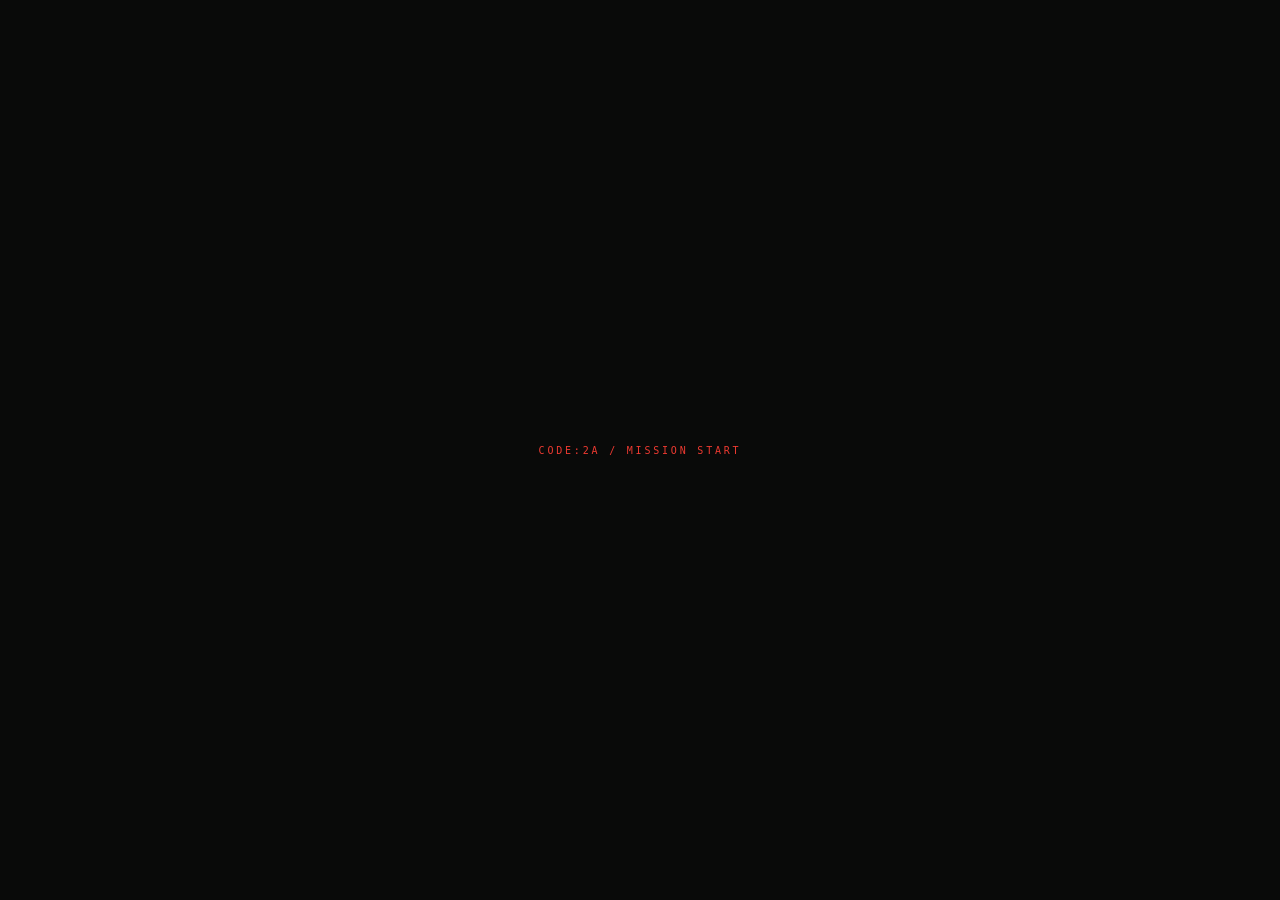
<file: mission.html>
<!doctype html>
<html lang="ja">
<head>
  <meta charset="utf-8">
  <meta name="viewport" content="width=device-width, initial-scale=1">
  <meta name="theme-color" content="#070808">
  <title>CODE:2A — 裏切り者を見つけろ</title>
  <link rel="icon" type="image/png" href="assets/CODE2A.png.png">
  <meta name="description" content="スペクトラの裏切り者を追う、10分間の潜入ミッション。">
  <style>
    :root {
      --black: #070808;
      --panel: #0d0f0f;
      --panel-2: #121414;
      --white: #e8e7e1;
      --muted: #858985;
      --line: rgba(232, 231, 225, .14);
      --red: #bd2929;
      --red-bright: #ed3a31;
      --red-soft: rgba(189, 41, 41, .14);
      --amber: #b09a76;
      --ease: cubic-bezier(.77, 0, .18, 1);
    }

    * { box-sizing: border-box; }
    html, body { margin: 0; min-width: 320px; min-height: 100%; width:100%; overflow-x:hidden; background: var(--black); color: var(--white); }
    body {
      min-height: 100vh;
      overflow: hidden;
      font-family: "Yu Gothic", "Hiragino Kaku Gothic ProN", Meiryo, sans-serif;
      -webkit-font-smoothing: antialiased;
      background-image:
        linear-gradient(rgba(255,255,255,.012) 1px, transparent 1px),
        linear-gradient(90deg, rgba(255,255,255,.012) 1px, transparent 1px);
      background-size: 44px 44px;
    }
    button, input { font: inherit; }
    button { color: inherit; }
    button:focus-visible, a:focus-visible { outline: 1px solid var(--red-bright); outline-offset: 3px; }
    ruby { ruby-align:center; }
    rt { color: #bbbdb7; font-size: .52em; letter-spacing: .04em; user-select:none; }
    body:not(.easy) rt { display: none; }

    .app { height: 100vh; display: grid; grid-template-rows: 72px 1fr; overflow: hidden; }
    .topbar {
      position: relative;
      z-index: 40;
      display: flex;
      align-items: center;
      gap: 26px;
      padding: 0 clamp(18px, 3vw, 44px);
      border-bottom: 1px solid var(--line);
      background: rgba(7, 8, 8, .92);
      backdrop-filter: blur(14px);
    }
    .brand { min-width: 178px; display: flex; align-items: center; gap: 12px; font: 700 14px Consolas, "Courier New", monospace; letter-spacing: .16em; }
    .brand-mark { position: relative; width: 19px; height: 19px; border: 1px solid var(--red-bright); transform: rotate(45deg); }
    .brand-mark::before { content: ""; position: absolute; inset: 5px; background: var(--red-bright); }
    .classification { color: #737772; font: 9px Consolas, monospace; letter-spacing: .14em; }
    .classification b { color: var(--red-bright); font-weight: 400; }
    .top-actions { margin-left: auto; display: flex; align-items: center; gap: 9px; }
    .mode-button, .gallery-button {
      height: 38px;
      padding: 0 14px;
      border: 1px solid var(--line);
      background: transparent;
      cursor: pointer;
      color: #bbbdb7;
      font-size: 10px;
      letter-spacing: .08em;
      transition: border-color .2s ease, background .2s ease, color .2s ease;
    }
    .mode-button:hover, .gallery-button:not(:disabled):hover { border-color: rgba(232,231,225,.45); color: white; }
    .mode-button[aria-pressed="true"] { background: var(--white); color: var(--black); border-color: var(--white); }
    .gallery-button { position:fixed; z-index:65; top:92px; right:clamp(14px,2.4vw,34px); min-width:150px; height:50px; display:flex; align-items:center; justify-content:center; gap:10px; padding:0 17px; border-color:rgba(237,58,49,.74); background:#8f1f1f; color:#fff; box-shadow:0 12px 35px rgba(0,0,0,.42),inset 0 0 0 1px rgba(255,255,255,.06); }
    .gallery-button::before { content: ""; width: 7px; height: 7px; flex:0 0 auto; background:#fff; transform:rotate(45deg); }
    .gallery-button::after { content:"ART ARCHIVE"; color:rgba(255,255,255,.62); font:7px Consolas,monospace; letter-spacing:.12em; }
    .gallery-button:hover:not(:disabled),.gallery-button:focus-visible { border-color:#ff6b61; background:#b32727; color:#fff; }
    .gallery-button:disabled { visibility:hidden; opacity:0; pointer-events:none; transform:translateY(-8px); }
    .gallery-button.unlocked { animation: pulseBorder 1.6s ease 2; }
    .timer {
      display: none;
      align-items: baseline;
      gap: 10px;
      margin-left: clamp(4px, 2vw, 24px);
      padding-left: 22px;
      border-left: 1px solid var(--line);
      font-family: Consolas, monospace;
    }
    .timer.visible { display: flex; }
    .timer-label { color: #737772; font-size: 8px; letter-spacing: .15em; }
    .timer-value { min-width: 64px; color: var(--white); font-size: 19px; letter-spacing: .06em; }
    .timer.danger .timer-value { color: var(--red-bright); animation: timerBlink 1s steps(2) infinite; }

    .workspace { min-height: 0; display: grid; grid-template-columns:minmax(0,1fr); }

    .content-stack { position: relative; min-width: 0; min-height: 0; display: grid; grid-template-rows: minmax(0, 1fr) 70px; overflow: hidden; }
    .chapter-viewport { min-height: 0; overflow: hidden; }
    .chapter-track { height: 100%; display: flex; transition: transform .78s var(--ease); will-change: transform; }
    .chapter {
      min-width: 100%;
      height: 100%;
      overflow-x: hidden;
      overflow-y: auto;
      overscroll-behavior: contain;
      padding: clamp(34px, 5vw, 76px) clamp(24px, 6vw, 92px);
      opacity: .15;
      transform: translateX(45px);
      transition: opacity .42s ease, transform .72s var(--ease);
      scrollbar-width: thin;
      scrollbar-color: #383b37 transparent;
    }
    .chapter.active { opacity: 1; transform: translateX(0); }
    .chapter-inner { width: min(1280px, 100%); margin: 0 auto; }
    .chapter-head { display: flex; align-items: end; justify-content: space-between; gap: 30px; margin-bottom: 34px; padding-bottom: 18px; border-bottom: 1px solid var(--line); }
    .chapter-index { color: var(--red-bright); font: 10px Consolas, monospace; letter-spacing: .16em; }
    h1 { margin: 9px 0 0; font-size: clamp(29px, 4vw, 54px); line-height: 1.12; letter-spacing: -.04em; font-weight: 650; }
    .chapter-meta { color: #565a55; font: 8px Consolas, monospace; letter-spacing: .16em; text-align: right; line-height: 1.8; }
    .intro-copy { max-width: 690px; margin: -14px 0 30px; color: #898d87; font-size: 12px; line-height: 1.9; }

    .document-grid { display: grid; grid-template-columns: repeat(2, minmax(0, 1fr)); gap: 20px; align-items: start; }
    .document-card, .map-card, .mission-visual {
      position: relative;
      margin: 0;
      border: 1px solid var(--line);
      background: #0a0b0b;
      overflow: hidden;
    }
    .document-card figcaption, .map-card figcaption, .mission-visual figcaption { display: flex; justify-content: space-between; padding: 12px 14px; border-bottom: 1px solid var(--line); color: #777b75; font: 8px Consolas, monospace; letter-spacing: .12em; }
    .zoom-trigger { position: relative; width: 100%; display: block; padding: 0; border: 0; background: #080909; cursor: zoom-in; overflow: hidden; }
    .zoom-trigger img { width: 100%; display: block; object-fit: contain; transition: transform .5s ease, opacity .3s ease; }
    .document-card .zoom-trigger img { height: min(57vh, 700px); }
    .zoom-trigger:hover img { transform: scale(1.015); opacity: .88; }
    .zoom-hint { position: absolute; right: 13px; bottom: 13px; padding: 8px 10px; background: rgba(7,8,8,.82); border: 1px solid rgba(255,255,255,.18); color: white; font: 8px Consolas, monospace; letter-spacing: .1em; pointer-events: none; }

    .briefing-grid { display:grid; grid-template-columns:minmax(0,1.15fr) minmax(330px,.85fr); gap:18px; align-items:start; }
    .text-dossier { border:1px solid var(--line); background:#0b0d0c; }
    .dossier-head { display:flex; justify-content:space-between; padding:14px 16px; border-bottom:1px solid var(--line); color:#70746e; font:8px Consolas,monospace; letter-spacing:.14em; }
    .dossier-head span:first-child { color:var(--red-bright); }
    .dossier-body { padding:clamp(22px,3vw,34px); }
    .dossier-title { margin:0 0 20px; font-size:clamp(23px,2.8vw,36px); letter-spacing:-.035em; }
    .story-copy p { margin:0 0 15px; color:#a5a8a2; font-size:12px; line-height:2; }
    .story-copy p:last-child { margin-bottom:0; }
    .story-copy strong { color:var(--white); font-weight:600; }
    .suspect-strip { display:grid; grid-template-columns:repeat(3,1fr); gap:7px; margin-top:20px; }
    .suspect { padding:11px 8px; border:1px solid var(--line); background:#090a0a; }
    .suspect b { display:block; margin-bottom:5px; color:#d0d2cc; font-size:11px; }.suspect span { color:#656963; font:8px Consolas,monospace; }
    .flow-note { margin-bottom:18px; padding:12px; border:1px solid rgba(237,58,49,.28); color:#9ca09a; font-size:10px; line-height:1.7; }
    .flow-list { display:grid; gap:10px; }
    .flow-step { display:grid; grid-template-columns:54px 1fr auto; gap:14px; align-items:center; padding:15px; border:1px solid var(--line); }
    .flow-number { color:var(--red-bright); font:18px Consolas,monospace; }.flow-step h3 { margin:0 0 5px; font-size:13px; }.flow-step p { margin:0; color:#797d77; font-size:10px; line-height:1.6; }.flow-time { color:#6e726c; font:9px Consolas,monospace; }
    .time-limit { margin-top:14px; padding:17px; background:var(--red-soft); color:#c9cbc5; text-align:center; font-size:12px; letter-spacing:.08em; }.time-limit b { color:var(--red-bright); font-size:24px; }

    .map-layout { display: grid; grid-template-columns: minmax(0, 1fr) 270px; gap: 25px; align-items: start; }
    .map-card .zoom-trigger img { max-height: 63vh; }
    .intel-note { border-top: 2px solid var(--red); padding: 22px; background: var(--panel-2); }
    .intel-note .label { color: var(--red-bright); font: 9px Consolas, monospace; letter-spacing: .15em; }
    .intel-note h2 { margin: 18px 0 12px; font-size: 18px; }
    .intel-note p { margin: 0; color: #92958f; font-size: 12px; line-height: 1.9; }
    .route-list { margin: 25px 0 0; padding: 0; list-style: none; }
    .route-list li { display: flex; gap: 12px; padding: 12px 0; border-top: 1px solid var(--line); color: #b0b3ad; font-size: 11px; }
    .route-list b { color: var(--red-bright); font: 10px Consolas, monospace; }

    .chimen-block { display: grid; grid-template-columns: 170px minmax(0, 1fr); gap: clamp(24px, 5vw, 66px); align-items: start; }
    .partner-card { position: sticky; top: 0; }
    .partner-portrait { position: relative; height: 214px; overflow: hidden; border: 1px solid var(--line); background: linear-gradient(145deg, #202322, #0c0e0e 60%); }
    .partner-portrait::before { content: ""; position: absolute; width: 82px; height: 93px; left: 43px; top: 31px; border: 1px solid #626760; border-radius: 50% 48% 42% 44%; box-shadow: inset 14px 0 0 #131515, inset -8px 0 0 #292c2a; }
    .partner-portrait::after { content: ""; position: absolute; width: 128px; height: 84px; left: 20px; bottom: -22px; border: 1px solid #626760; border-radius: 50% 50% 0 0; background: #171919; }
    .partner-id { position: absolute; z-index: 1; left: 13px; top: 12px; color: var(--red-bright); font: 8px Consolas, monospace; letter-spacing: .14em; }
    .partner-status { display: flex; justify-content: space-between; margin-top: 11px; color: #797d77; font: 8px Consolas, monospace; letter-spacing: .12em; }
    .partner-status b { color: #71a75d; font-weight: 400; }
    .speech { position: relative; border: 1px solid var(--line); background: var(--panel-2); padding: clamp(25px, 4vw, 44px); }
    .speech::before { content: ""; position: absolute; left: -9px; top: 38px; width: 16px; height: 16px; border-left: 1px solid var(--line); border-bottom: 1px solid var(--line); background: var(--panel-2); transform: rotate(45deg); }
    .speaker-label { display: flex; align-items: center; gap: 11px; margin-bottom: 22px; color: var(--red-bright); font: 9px Consolas, monospace; letter-spacing: .16em; }
    .speaker-label::before { content: ""; width: 18px; height: 1px; background: var(--red-bright); }
    .speech p { margin: 0; font-size: clamp(13px, 1.2vw, 15px); line-height: 2.12; letter-spacing: .035em; }
    .mission-placeholder { margin-top: 25px; padding: 22px; border: 1px dashed #343733; background: rgba(255,255,255,.012); }
    .mission-placeholder .placeholder-title { display: flex; justify-content: space-between; color: #8b8e88; font: 9px Consolas, monospace; letter-spacing: .15em; }
    .placeholder-grid { display: grid; grid-template-columns: repeat(3, 1fr); gap: 10px; margin-top: 18px; }
    .placeholder-art { aspect-ratio: 4 / 3; display: grid; place-items: center; border: 1px solid #292c29; color: #4e514d; font: 24px Georgia, serif; background: linear-gradient(135deg, #111313, #0a0b0b); }

    .evidence-layout { display: grid; grid-template-columns: minmax(340px, .9fr) minmax(380px, 1.1fr); gap: 24px; align-items: stretch; }
    .camera { position: relative; min-height: 360px; border: 1px solid var(--line); overflow: hidden; background: #080a09; }
    .camera canvas { width: 100%; height: 100%; min-height: 360px; display: block; opacity: .78; filter: grayscale(1) contrast(1.2); }
    .camera::after { content: ""; position: absolute; inset: 0; pointer-events: none; background: repeating-linear-gradient(0deg, transparent 0, transparent 3px, rgba(0,0,0,.3) 4px); mix-blend-mode: multiply; }
    .camera-ui { position: absolute; z-index: 2; inset: 14px; pointer-events: none; font: 8px Consolas, monospace; letter-spacing: .12em; color: #c7c9c2; }
    .rec { color: var(--red-bright); }
    .camera-time { position: absolute; right: 0; top: 0; }
    .camera-caption { position: absolute; left: 0; bottom: 0; padding: 7px 9px; background: rgba(0,0,0,.66); }
    .evidence-layout .speech { height: 100%; }

    .final-layout { display: grid; grid-template-columns: minmax(0, 1.3fr) minmax(300px, .7fr); gap: 26px; align-items: start; }
    .mission-visual .zoom-trigger img { width: 100%; aspect-ratio: 16 / 10; object-fit: cover; }
    .final-copy { border-top: 2px solid var(--red); background: var(--panel-2); padding: 28px; }
    .final-copy .speaker-label { margin-bottom: 18px; }
    .final-copy p { margin: 0; font-size: 14px; line-height: 2; }
    .fate { margin-top: 27px; padding-top: 18px; border-top: 1px solid var(--line); color: #737772; font: 9px Consolas, monospace; letter-spacing: .15em; }

    .bottom-nav { display: grid; grid-template-columns: 1fr auto 1fr; align-items: center; padding: 0 clamp(20px, 4vw, 58px); border-top: 1px solid var(--line); background: rgba(8,9,9,.95); }
    .back-button, .next-button { height: 42px; display: inline-flex; align-items: center; gap: 13px; border: 0; background: transparent; cursor: pointer; font-size: 11px; letter-spacing: .08em; }
    .back-button { justify-self: start; color: #858983; }
    .next-button { justify-self: end; padding: 0 18px; background: var(--white); color: var(--black); transition: background .2s ease, color .2s ease; }
    .next-button:hover { background: var(--red-bright); color: white; }
    .back-button:disabled, .next-button:disabled { opacity: .22; cursor: not-allowed; }
    .nav-current { color: #585b57; font: 8px Consolas, monospace; letter-spacing: .18em; }
    .nav-current b { color: #a8aba5; font-size: 12px; font-weight: 400; }

    .gallery-drawer {
      position: fixed;
      z-index: 80;
      top: 0;
      right: 0;
      width: min(1120px, 100vw);
      height: 100vh;
      display: grid;
      grid-template-rows: 72px minmax(0,1fr) auto;
      border-left: 1px solid var(--line);
      background: #0a0c0b;
      box-shadow: -28px 0 90px rgba(0,0,0,.48);
      transform: translateX(102%);
      transition: transform .68s var(--ease);
    }
    .gallery-drawer.open { transform: translate3d(0,0,0); -webkit-transform: translate3d(0,0,0); }
    .drawer-head { display: flex; align-items: center; justify-content: space-between; padding: 0 22px; border-bottom: 1px solid var(--line); }
    .drawer-head h2 { margin: 0; font: 12px Consolas, monospace; letter-spacing: .15em; }
    .drawer-head h2 small { margin-left:12px; color:#686c66; font:7px Consolas,monospace; letter-spacing:.12em; }
    .close-button { width: 36px; height: 36px; border: 1px solid var(--line); background: transparent; cursor: pointer; font-size: 18px; }
    .gallery-memory { min-width:0; min-height:0; height:100%; display:grid; grid-template-rows:auto minmax(0,1fr); overflow:hidden; }
    .gallery-memory-nav { display:grid; grid-template-columns:auto minmax(0,1fr) auto; gap:14px; align-items:center; padding:13px 22px; border-bottom:1px solid var(--line); background:#080a09; }
    .gallery-memory-arrow { min-width:112px; height:40px; border:1px solid #303330; background:#0d0f0e; color:#bfc2bb; cursor:pointer; font-size:10px; letter-spacing:.08em; }
    .gallery-memory-arrow:hover,.gallery-memory-arrow:focus-visible { border-color:var(--red-bright); color:#fff; }
    .gallery-memory-tabs { min-width:0; display:flex; justify-content:center; gap:7px; }
    .gallery-memory-tab { width:43px; height:40px; border:1px solid #303330; background:#0d0f0e; color:#777b75; cursor:pointer; font:11px Consolas,monospace; }
    .gallery-memory-tab.active { border-color:var(--red-bright); background:var(--red); color:#fff; }
    .gallery-memory-viewport { height:100%; min-width:0; min-height:0; overflow:hidden; touch-action:pan-y; -webkit-overflow-scrolling:touch; }
    .gallery-memory-track { height:100%; min-height:0; display:flex; transition:transform .68s var(--ease); will-change:transform; }
    .gallery-memory-slide { min-width:100%; width:100%; height:100%; min-height:0; display:grid; grid-template-columns:minmax(0,1.18fr) minmax(330px,.82fr); overflow-y:auto; overflow-x:hidden; -webkit-overflow-scrolling:touch; opacity:.18; transition:opacity .34s ease; }
    .gallery-memory-slide.active { opacity:1; }
    .gallery-memory-art {width:100%; min-height:270px; height:auto; flex-shrink:0; min-width:0; display:grid; place-items:center; padding:clamp(18px,3vw,38px); border-right:1px solid var(--line); background:radial-gradient(circle at 50% 42%,rgba(255,255,255,.045),transparent 56%),#050606; }
    .gallery-memory-image { position:relative; width:100%; max-width:100%; padding:0; border:1px solid #303330; background:#030404; cursor:zoom-in; }
    .gallery-memory-image img { width:100%; max-width:100%; height:auto; max-height:38dvh; display:block; object-fit:contain; user-select:none; -webkit-user-drag:none; }
    .gallery-memory-info { min-width:0; width:100%; padding:clamp(25px,4vw,48px); background:#0b0d0c; overflow-wrap:break-word;}
    .gallery-memory-code { display:flex; justify-content:space-between; gap:15px; margin-bottom:21px; color:var(--red-bright); font:9px Consolas,monospace; letter-spacing:.14em; }
    .gallery-memory-info h3 { margin:0 0 18px; font-size:clamp(25px,3vw,42px); letter-spacing:-.04em; }
    .gallery-memory-info > p { margin:0; color:#a4a8a1; font-size:13px; line-height:2; }
    .gallery-memory-note { margin-top:26px; padding:17px; border-left:2px solid var(--red); background:#111313; color:#858982; font-size:11px; line-height:1.8; }
    .gallery-memory-schedule { margin-top:28px; border-top:1px solid #3a3d39; border-left:1px solid #3a3d39; }
    .gallery-memory-schedule .schedule-row { grid-template-columns:minmax(120px,.7fr) minmax(0,1.3fr); margin:0; border:0; border-right:1px solid #3a3d39; border-bottom:1px solid #3a3d39; }
    .gallery-exit { min-height:58px; margin:0 22px 20px; border:1px solid rgba(237,58,49,.5); background:#151010; color:#e3e2dc; cursor:pointer; font-size:10px; letter-spacing:.1em; }
    .gallery-exit:hover,.gallery-exit:focus-visible { background:var(--red); color:#fff; }
    .art-card { display: grid; grid-template-columns: 80px 1fr; gap: 16px; align-items: center; margin-bottom: 11px; padding: 12px; border: 1px solid var(--line); background: var(--panel); }
    .art-placeholder { aspect-ratio: 3/4; display: grid; place-items: center; border: 1px dashed #3a3d39; background: linear-gradient(145deg, #151817, #090a0a); color: #5b5f5a; font: 25px Georgia, serif; }
    .art-card h3 { margin: 0 0 7px; font-size: 13px; font-weight: 550; }
    .art-card p { margin: 0; color: #696d68; font-size: 10px; line-height: 1.6; }
    .drawer-backdrop { position: fixed; z-index: 70; inset: 0; border: 0; background: rgba(0,0,0,.64); opacity: 0; pointer-events: none; transition: opacity .35s ease; }
    .drawer-backdrop.open { opacity: 1; pointer-events: auto; }

    .lightbox { position: fixed; z-index: 110; inset: 0; display: grid; grid-template-rows: 62px 1fr 64px; background: rgba(3,4,4,.96); opacity: 0; pointer-events: none; transition: opacity .28s ease; }
    .lightbox.open { opacity: 1; pointer-events: auto; }
    .lightbox-head, .lightbox-tools { display: flex; align-items: center; justify-content: space-between; padding: 0 24px; border-bottom: 1px solid var(--line); }
    .lightbox-tools { justify-content: center; gap: 8px; border-top: 1px solid var(--line); border-bottom: 0; }
    .lightbox-title { color: #a8aba5; font: 9px Consolas, monospace; letter-spacing: .14em; }
    .lightbox-stage { overflow: auto; display: grid; place-items: center; padding: 28px; cursor: grab; }
    .lightbox-stage:active { cursor: grabbing; }
    .lightbox-image { max-width: 90vw; max-height: calc(100vh - 180px); transform: scale(1); transform-origin: center; transition: transform .2s ease; user-select: none; -webkit-user-drag: none; }
    .tool-button { min-width: 42px; height: 36px; border: 1px solid var(--line); background: transparent; cursor: pointer; color: #c8cac4; }
    .zoom-readout { min-width: 66px; text-align: center; color: #858983; font: 9px Consolas, monospace; }

    .failure {
      position: fixed;
      z-index: 200;
      inset: 0;
      display: grid;
      place-items: center;
      padding: 24px;
      background:
        linear-gradient(rgba(7,8,8,.92), rgba(7,8,8,.98)),
        repeating-linear-gradient(135deg, rgba(189,41,41,.18) 0 16px, transparent 16px 32px);
      opacity: 0;
      pointer-events: none;
      transition: opacity .45s ease;
    }
    .failure.active { opacity: 1; pointer-events: auto; }
    .failure-card { width: min(740px, 100%); border: 1px solid rgba(237,58,49,.48); background: #0b0c0c; box-shadow: 0 0 90px rgba(189,41,41,.13); }
    .failure-head { display: flex; justify-content: space-between; padding: 15px 19px; border-bottom: 1px solid rgba(237,58,49,.28); color: var(--red-bright); font: 9px Consolas, monospace; letter-spacing: .15em; }
    .failure-content { padding: clamp(28px, 6vw, 64px); }
    .failure-content h2 { margin: 0 0 28px; color: var(--red-bright); font-size: clamp(31px, 5vw, 57px); letter-spacing: -.04em; }
    .failure-content p { margin: 0 0 21px; font-size: 14px; line-height: 2.1; }
    .failure-epilogue { padding-top: 24px; border-top: 1px solid var(--line); color: #8c8f89; }
    .exit-link { min-height: 52px; display: flex; align-items: center; justify-content: space-between; margin-top: 32px; padding: 0 18px; background: var(--red); color: white; text-decoration: none; font-size: 12px; letter-spacing: .08em; }

    .scene-transition { position: fixed; z-index: 300; inset: 0; display: grid; place-items: center; overflow: hidden; visibility: hidden; pointer-events: none; }
    .scene-slab, .scene-stripe { position: absolute; top: -12%; bottom: -12%; left: -12%; width: 124%; transform: translateX(-116%) skewX(-7deg); }
    .scene-slab { background: #090a09; transition: transform .86s var(--ease); }
    .scene-stripe { left: -24%; width: 22%; background: #8f1f1f; }
    .scene-transition.dialogue-cover .scene-slab::after,
    .scene-transition.dialogue-reveal .scene-slab::after,
    .scene-transition.mission-reveal .scene-slab::after { content:""; position:absolute; top:0; bottom:0; width:max(12vw,108px); background:#8f1f1f; }
    .scene-transition.dialogue-cover .scene-slab::after { right:calc(3px - max(12vw,108px)); }
    .scene-transition.dialogue-reveal .scene-slab::after,
    .scene-transition.mission-reveal .scene-slab::after { left:calc(3px - max(12vw,108px)); }
    .scene-transition.dialogue-cover .scene-stripe,
    .scene-transition.dialogue-reveal .scene-stripe,
    .scene-transition.mission-reveal .scene-stripe { display:none; }
    .scene-copy { position: relative; z-index: 1; opacity: 0; color: var(--red-bright); font: 10px Consolas, monospace; letter-spacing: .28em; transition: opacity .18s ease .34s; }
    .scene-transition.cover, .scene-transition.entry-hold, .scene-transition.release, .scene-transition.dialogue-cover, .scene-transition.dialogue-hold, .scene-transition.dialogue-reveal, .scene-transition.mission-hold, .scene-transition.mission-reveal { visibility:visible; pointer-events:auto; }
    .scene-transition.cover .scene-slab { transform: translateX(0) skewX(-7deg); }
    .scene-transition.cover .scene-stripe { animation: sceneStripeCover .88s var(--ease) .03s both; }
    .scene-transition.cover .scene-copy { opacity: 1; }
    .scene-transition.entry-hold .scene-slab { transform:translateX(0) skewX(-7deg); transition:none; }
    .scene-transition.entry-hold .scene-stripe { transform:translateX(630%) skewX(-7deg); }
    .scene-transition.entry-hold .scene-copy { opacity:1; transition:none; }
    .scene-transition.release .scene-slab { transform: translateX(116%) skewX(-7deg); }
    .scene-transition.release .scene-stripe { animation: sceneStripeRelease .88s var(--ease) both; }
    .scene-transition.release .scene-copy { opacity: 0; transition-delay: 0s; }
    .scene-transition.dialogue-cover .scene-slab { background:#000; transform:translateX(0) skewX(-7deg); transition-duration:.85s; }
    .scene-transition.dialogue-cover .scene-copy,.scene-transition.dialogue-hold .scene-copy,.scene-transition.dialogue-reveal .scene-copy { opacity:0; transition-delay:0s; }
    .scene-transition.dialogue-hold .scene-slab { background:#000; transform:translateX(0) skewX(-7deg); transition:none; }
    .scene-transition.dialogue-hold .scene-stripe { transform:translateX(630%) skewX(-7deg); }
    .scene-transition.dialogue-reveal .scene-slab { background:#000; transform:translateX(120%) skewX(-7deg); transition-duration:.9s; }
    .scene-transition.mission-hold .scene-slab { background:#000; transform:translateX(0) skewX(-7deg); transition:none; }
    .scene-transition.mission-hold .scene-stripe { transform:translateX(630%) skewX(-7deg); }
    .scene-transition.mission-reveal .scene-slab { background:#000; transform:translateX(120%) skewX(-7deg); transition-duration:1.4s; }
    .scene-transition.mission-hold .scene-copy,.scene-transition.mission-reveal .scene-copy { opacity:0; transition-delay:0s; }
    .mission-briefing { --mission-intro-scale:1.4; --mission-intro-shift:32vh; position:absolute; z-index:2; inset:0; width:100%; height:100%; overflow:auto; display:grid; grid-template-rows:auto auto auto auto 1fr; align-content:start; padding:clamp(32px,6vh,74px) clamp(24px,8vw,132px); border:0; background:linear-gradient(112deg,rgba(26,4,4,.38),transparent 43%),#000; opacity:0; transform:translateY(16px); pointer-events:none; transition:opacity .22s ease,transform .34s var(--ease); }
    .scene-transition.mission-hold .mission-briefing { opacity:1; transform:translateY(0); pointer-events:auto; }
    .scene-transition.mission-reveal .mission-briefing { opacity:1; transform:translateX(149%); pointer-events:none; transition:transform 1.4s var(--ease); will-change:transform; }
    .mission-briefing-head { position:relative; display:block; text-align:center; padding-bottom:clamp(15px,2.5vh,28px); border-bottom:1px solid transparent; color:#777b75; font:9px Consolas,monospace; letter-spacing:.2em; opacity:0; transform-origin:center top; }
    .mission-briefing-head b { display:block; color:var(--red-bright); font:700 clamp(46px,7vw,104px)/.86 Arial Black,Impact,sans-serif; letter-spacing:-.065em; text-transform:uppercase; white-space:nowrap; }
    .mission-briefing-head span { position:absolute; right:0; top:8px; white-space:nowrap; opacity:0; }
    .mission-briefing h2 { margin:clamp(23px,4vh,44px) 0 12px; color:#f5f3ed; font-size:clamp(28px,4.5vw,64px); line-height:1.2; letter-spacing:-.035em; opacity:0; transform:translateY(20px); }
    .mission-briefing-summary { max-width:980px; margin:0; color:#9a9e98; font-size:clamp(11px,1.15vw,15px); line-height:1.9; opacity:0; transform:translateY(16px); }
    .mission-rule-title { margin:clamp(24px,4vh,42px) 0 9px; color:var(--red-bright); font:10px Consolas,monospace; letter-spacing:.2em; opacity:0; transform:translateY(13px); }
    .mission-rules { max-width:1050px; margin:0; padding:0; list-style:none; border-top:1px solid rgba(232,231,225,.14); }
    .mission-rules li { display:grid; grid-template-columns:18px 1fr; gap:14px; padding:11px 0; border-bottom:1px solid rgba(232,231,225,.1); color:#d0d2cc; font-size:clamp(11px,1vw,14px); line-height:1.7; opacity:0; transform:translateY(12px); }
    .mission-rule-mark { width:7px; height:7px; margin-top:.62em; background:var(--red-bright); transform:skewX(-10deg); }
    .mission-confirm { width:min(520px,100%); min-height:52px; align-self:end; display:flex; align-items:center; justify-content:space-between; margin-top:clamp(22px,4vh,42px); padding:0 18px; border:1px solid var(--red-bright); background:var(--red); color:#fff; cursor:pointer; font-size:11px; letter-spacing:.1em; opacity:0; transform:translateY(12px); pointer-events:none; transition:background .2s ease,border-color .2s ease; }
    .scene-transition.mission-hold .mission-briefing-head { animation:missionTitleDock 1.9s var(--ease) both; }
    .scene-transition.mission-hold .mission-briefing-head span { animation:missionContentReveal .42s ease 1.42s both; }
    .scene-transition.mission-hold .mission-briefing h2 { animation:missionContentReveal .5s ease 1.28s both; }
    .scene-transition.mission-hold .mission-briefing-summary { animation:missionContentReveal .5s ease 1.44s both; }
    .scene-transition.mission-hold .mission-rule-title { animation:missionContentReveal .45s ease 1.6s both; }
    .scene-transition.mission-hold .mission-rules li { animation:missionContentReveal .45s ease both; }
    .scene-transition.mission-hold .mission-rules li:nth-child(1) { animation-delay:1.72s; }
    .scene-transition.mission-hold .mission-rules li:nth-child(2) { animation-delay:1.84s; }
    .scene-transition.mission-hold .mission-rules li:nth-child(3) { animation-delay:1.96s; }
    .scene-transition.mission-hold .mission-rules li:nth-child(4) { animation-delay:2.08s; }
    .scene-transition.mission-hold .mission-confirm { animation:missionContentReveal .48s ease 2.2s both; }
    .scene-transition.mission-hold .mission-confirm.ready { pointer-events:auto; }
    .scene-transition.mission-reveal .mission-briefing-head,
    .scene-transition.mission-reveal .mission-briefing-head span,
    .scene-transition.mission-reveal .mission-briefing h2,
    .scene-transition.mission-reveal .mission-briefing-summary,
    .scene-transition.mission-reveal .mission-rule-title,
    .scene-transition.mission-reveal .mission-rules li,
    .scene-transition.mission-reveal .mission-confirm { opacity:1; transform:none; }
    .scene-transition.mission-reveal .mission-briefing-head { border-color:rgba(237,58,49,.4); }
    .mission-confirm:hover { background:var(--red-bright); }
    .mission-confirm:disabled { opacity:.5; cursor:wait; }
    .difficulty-badge { height: 38px; display: flex; align-items: center; gap: 8px; padding: 0 13px; border: 1px solid rgba(237,58,49,.38); color: var(--red-bright); font: 9px Consolas,monospace; letter-spacing: .12em; }
    .difficulty-badge::before { content: ""; width: 6px; height: 6px; border-radius: 50%; background: var(--red-bright); }

    .map-card.fullscreen { position: fixed; z-index: 130; inset: 22px; background: #070808; box-shadow: 0 0 0 100vmax rgba(0,0,0,.88); }
    .map-card.fullscreen .map-blueprint { height: 25%; max-height: none; }
    .map-blueprint { position: relative; width: 100%; aspect-ratio: 16/9; min-height: 390px; overflow: hidden; background: radial-gradient(circle at 60% 40%,rgba(255,255,255,.045),transparent 44%),#080a09; }
    .map-blueprint::after { content: ""; position: absolute; inset: 0; pointer-events: none; background: repeating-linear-gradient(0deg,transparent 0 3px,rgba(255,255,255,.018) 4px); }
    .floor-outline { position: absolute; left: 21%; top: 11%; width: 55%; height: 77%; border: 2px solid #d8dad4; }
    .office-room { position: absolute; left: 34%; top: 24%; width: 31%; height: 43%; border: 6px solid #d8dad4; border-bottom: 0; }
    .map-label { position: absolute; z-index: 2; color:#d8dad4; font-size: clamp(11px,1.25vw,17px); letter-spacing:.08em; }
    .map-label.exhibition { left: 5.5%; top: 34%; writing-mode: vertical-rl; letter-spacing:.22em; }
    .map-label.office { left: 44%; top: 40%; font-size: clamp(18px,2.4vw,34px); }
    .map-label.entrance { left: 78%; top: 16%; }
    .map-label.exit { left: 78%; top: 72%; }
    .map-label.spy { left: 66.5%; top: 28%; writing-mode: vertical-rl; color:#8c908a; font-size:11px; }
    .map-device { position:absolute; z-index:2; left:48%; bottom:10%; padding:6px 10px; border:1px solid #d8dad4; color:#d8dad4; background:#080a09; font-size:11px; }
    .map-point { position:absolute; z-index:3; width:31px; height:31px; display:grid; place-items:center; border:1px solid var(--red-bright); border-radius:50%; background:#080a09; color:white; font:12px Consolas,monospace; box-shadow:0 0 0 5px rgba(189,41,41,.13); }
    .map-point.a { left:19.2%; top:61%; }.map-point.b { left:26%; top:81%; }.map-point.c { left:34.2%; top:81%; }.map-point.d { left:43.2%; top:61%; }
    .map-route { position:absolute; z-index:1; height:1px; border-top:1px dashed rgba(232,231,225,.45); transform-origin:left center; }
    .map-route.r1 { left:65%; top:66%; width:23%; transform:rotate(28deg); }.map-route.r2 { left:43%; top:61%; width:25%; transform:rotate(-26deg); }.map-route.r3 { left:21%; top:22%; width:18%; transform:rotate(17deg); }
    .map-expand { position:absolute; z-index:5; right:13px; bottom:13px; height:36px; padding:0 13px; border:1px solid var(--line); background:rgba(7,8,8,.88); color:white; cursor:pointer; font:8px Consolas,monospace; letter-spacing:.12em; }
    .source-reference { width:100%; min-height:42px; display:flex; align-items:center; justify-content:space-between; margin-top:12px; padding:0 13px; border:1px solid var(--line); background:transparent; color:#858983; cursor:pointer; font-size:10px; }

    .painting-experience { border:1px solid var(--line); background:#0a0c0b; }
    .painting-toolbar { min-height:58px; display:grid; grid-template-columns:52px 1fr 52px; align-items:center; border-bottom:1px solid var(--line); }
    .painting-arrow { height:100%; border:0; background:transparent; color:#b9bbb5; cursor:pointer; font-size:19px; }
    .painting-arrow:hover { background:rgba(255,255,255,.035); color:white; }
    .painting-dots { display:flex; justify-content:center; gap:8px; }
    .painting-dot { width:34px; height:29px; border:1px solid #343733; background:transparent; color:#777b75; cursor:pointer; font:10px Consolas,monospace; }
    .painting-dot.active { border-color:var(--red-bright); background:var(--red); color:white; }
    .painting-viewport { overflow:hidden; touch-action:pan-y; cursor:grab; }
    .painting-viewport.dragging { cursor:grabbing; }
    .painting-track { display:flex; transition:transform .68s var(--ease); will-change:transform; }
    .painting-slide { min-width:100%; display:grid; grid-template-columns:minmax(0,1.1fr) minmax(340px,.9fr); gap:0; opacity:.2; transition:opacity .35s ease; }
    .painting-slide.active { opacity:1; }
    .artwork-column { min-width:0; padding:20px; border-right:1px solid var(--line); background:#080909; }
    .artwork-frame { position:relative; margin:0; overflow:hidden; border:1px solid var(--line); background:#050606; }
    .artwork-frame figcaption { display:flex; justify-content:space-between; padding:11px 13px; border-bottom:1px solid var(--line); color:#71756f; font:8px Consolas,monospace; letter-spacing:.12em; }
    .artwork-frame .zoom-trigger img { width:100%; height:min(43vh,480px); object-fit:contain; }
    .poster-frame { margin-top:12px; }
    .poster-frame .zoom-trigger img { height:min(30vh,300px); }
    .puzzle-column { padding:clamp(23px,3vw,38px); }
    .puzzle-code { display:flex; justify-content:space-between; margin-bottom:18px; color:var(--red-bright); font:9px Consolas,monospace; letter-spacing:.14em; }
    .puzzle-column h2 { margin:0 0 20px; font-size:clamp(21px,2.2vw,31px); letter-spacing:-.03em; }
    .problem-text { padding:20px; border-left:2px solid var(--red); background:var(--panel-2); font-size:14px; line-height:2; letter-spacing:.035em; }
    .cipher-text { display:block; margin:10px 0; color:white; font:600 clamp(17px,1.8vw,23px) Consolas,monospace; letter-spacing:.18em; }
    .gojuon-grid { display:grid; grid-template-columns:repeat(10,1fr); margin-top:15px; border-top:1px solid #424641; border-left:1px solid #424641; }
    .gojuon-grid span { aspect-ratio:1; display:grid; place-items:center; border-right:1px solid #424641; border-bottom:1px solid #424641; color:#d8dad4; font-size:clamp(10px,1.2vw,15px); }
    .gojuon-grid span.blank { color:transparent; background:rgba(255,255,255,.018); }
    .answer-note { margin-top:18px; }
    .answer-note label { display:block; margin-bottom:8px; color:#777b75; font:8px Consolas,monospace; letter-spacing:.14em; }
    .answer-note input { width:100%; height:46px; padding:0 14px; border:1px solid #363935; background:#090a0a; color:white; outline:none; letter-spacing:.15em; }
    .answer-note input:focus { border-color:var(--red-bright); }
    .hint-stack { margin-top:18px; }
    .hint-reveal { width:100%; min-height:44px; display:flex; align-items:center; justify-content:space-between; padding:0 14px; border:1px solid rgba(237,58,49,.38); background:transparent; color:#d0d2cc; cursor:pointer; font-size:11px; }
    .hint-reveal:hover { background:var(--red-soft); }
    .hint-card { margin-top:8px; padding:15px 16px; border:1px solid var(--line); background:#111313; color:#a9aca6; font-size:12px; line-height:1.85; animation:hintIn .34s ease both; }
    .hint-card b { display:block; margin-bottom:7px; color:var(--red-bright); font:9px Consolas,monospace; letter-spacing:.12em; }
    .hint-card[hidden] { display:none; }
    .hint-terminal-grid { display:grid; grid-template-columns:repeat(2,minmax(0,1fr)); gap:16px; align-items:start; }
    .hint-terminal-card { min-width:0; padding:clamp(20px,3vw,30px); border:1px solid var(--line); border-top:2px solid var(--red); background:#0b0d0c; }
    .hint-terminal-code { margin-bottom:13px; color:var(--red-bright); font:9px Consolas,monospace; letter-spacing:.15em; }
    .hint-terminal-card h2 { margin:0; font-size:clamp(20px,2.5vw,30px); }
    .password-clue { display:grid; grid-template-columns:90px 1fr auto; gap:19px; align-items:center; margin-top:16px; padding:19px; border:1px solid rgba(237,58,49,.34); background:var(--red-soft); }
    .password-clue strong { color:var(--red-bright); font:10px Consolas,monospace; letter-spacing:.14em; }
    .password-clue p { margin:0; font-size:12px; line-height:1.85; }
    .office-jump { min-height:42px; padding:0 15px; border:1px solid var(--red-bright); background:var(--red); color:white; cursor:pointer; font-size:10px; letter-spacing:.08em; white-space:nowrap; }
    .office-gate { width:min(720px,100%); margin:0 auto; border:1px solid var(--line); background:#0b0d0c; box-shadow:16px 16px 0 rgba(189,41,41,.07); }
    .office-gate-head { display:flex; justify-content:space-between; padding:16px 19px; border-bottom:1px solid var(--line); color:#71756f; font:8px Consolas,monospace; letter-spacing:.15em; }
    .office-gate-head span:first-child { color:var(--red-bright); }
    .office-gate-body { padding:clamp(28px,5vw,58px); }
    .office-gate-body h2 { margin:0 0 14px; font-size:clamp(27px,4vw,46px); letter-spacing:-.04em; }
    .office-gate-body > p { margin:0 0 28px; color:#8c908a; font-size:12px; line-height:1.9; }
    .password-form label { display:block; margin-bottom:9px; color:#777b75; font:8px Consolas,monospace; letter-spacing:.14em; }
    .password-row { display:grid; grid-template-columns:1fr 100px; }
    .password-row input,.password-row button { height:52px; border-radius:0; }
    .password-row input { min-width:0; padding:0 16px; border:1px solid #3a3d39; background:#070808; color:white; outline:none; font-size:18px; letter-spacing:.2em; }
    .password-row input:focus { border-color:var(--red-bright); }
    .password-row button { border:1px solid var(--red); background:var(--red); color:white; cursor:pointer; font-size:11px; }
    .password-feedback { min-height:36px; padding-top:11px; color:#d56e65; font-size:11px; }
    .password-feedback.correct { color:#82b96c; }
    .schedule { margin-top:18px; border-top:1px solid var(--line); }
    .schedule-row { display:grid; grid-template-columns:120px 1fr; border-bottom:1px solid var(--line); }
    .schedule-row span { padding:11px; color:#92958f; font-size:11px; }
    .schedule-row span:first-child { color:#686c67; font-family:Consolas,monospace; border-right:1px solid var(--line); }
    .novel-scene {
      position: fixed;
      z-index: 185;
      inset: 0;
      visibility: hidden;
      overflow: hidden;
      padding: clamp(18px, 3vw, 44px);
      background: #070808;
      opacity: 0;
      pointer-events: none;
      transform: translateX(5%);
      transition: opacity .48s ease, transform .62s var(--ease), visibility 0s linear .62s;
    }
    .novel-scene::before { content:""; position:absolute; inset:0; background:linear-gradient(90deg,transparent 49.9%,rgba(255,255,255,.025) 50%,transparent 50.1%),linear-gradient(rgba(255,255,255,.018) 1px,transparent 1px); background-size:100% 100%,100% 38px; pointer-events:none; }
    .novel-scene::after { content:"CHINEN / PARTNER"; position:absolute; right:-.04em; top:8%; color:rgba(255,255,255,.025); font:700 clamp(70px,13vw,190px)/.8 Consolas,monospace; letter-spacing:-.08em; writing-mode:vertical-rl; }
    .novel-scene.open { visibility:visible; opacity:1; pointer-events:auto; transform:translateX(0); transition-delay:0s; }
    .novel-scene.closing { opacity:0; transform:translateX(-5%); pointer-events:none; }
    .novel-scene.transitioning { pointer-events:none; }
    .novel-stage { position:relative; z-index:1; width:min(1320px,100%); height:100%; margin:auto; display:grid; grid-template-rows:auto 1fr auto; }
    .novel-status { display:flex; align-items:center; justify-content:space-between; padding-bottom:14px; border-bottom:1px solid var(--line); color:#696d67; font:9px Consolas,monospace; letter-spacing:.16em; }
    .novel-status b { color:var(--red-bright); font-weight:400; }
    .novel-visual { position:relative; min-height:0; overflow:hidden; }
    .novel-character { position:absolute; left:clamp(5%,10vw,150px); bottom:-2%; width:clamp(240px,31vw,450px); height:92%; filter:drop-shadow(24px 0 0 rgba(189,41,41,.06)); }
    .novel-character::before { content:""; position:absolute; z-index:2; left:34%; top:7%; width:32%; aspect-ratio:1; border-radius:50% 50% 44% 44%; background:linear-gradient(135deg,#292c29,#0c0e0d 72%); box-shadow:inset -14px -4px 0 rgba(255,255,255,.025); }
    .novel-character::after { content:""; position:absolute; left:4%; right:4%; bottom:-18%; height:77%; background:linear-gradient(112deg,#252824 0 35%,#0b0d0c 68%); clip-path:polygon(24% 10%,42% 0,58% 0,76% 10%,100% 100%,0 100%); border-top:1px solid rgba(255,255,255,.08); }
    .novel-id { position:absolute; left:0; bottom:11%; z-index:3; padding:13px 16px; border-left:2px solid var(--red-bright); background:rgba(7,8,8,.78); }
    .novel-id b { display:block; margin-bottom:5px; font-size:15px; letter-spacing:.13em; }
    .novel-id span { color:#737771; font:8px Consolas,monospace; letter-spacing:.15em; }
    .novel-signal { position:absolute; top:18%; right:9%; width:min(390px,35%); padding:18px; border:1px solid var(--line); color:#777b75; font:9px Consolas,monospace; line-height:2; letter-spacing:.13em; }
    .novel-signal b { color:var(--red-bright); font-weight:400; }
    .novel-dialogue { position:relative; z-index:4; width:min(1100px,100%); margin:0 auto; padding:0 0 0 4px; background:linear-gradient(90deg,var(--red),var(--red)) left/4px 100% no-repeat; box-shadow:0 -25px 70px rgba(0,0,0,.46); }
    .novel-dialogue-inner { display:grid; grid-template-columns:1fr auto; gap:12px 24px; min-height:180px; padding:clamp(22px,3vw,34px); border:1px solid rgba(232,231,225,.2); background:rgba(10,11,11,.97); }
    .novel-speaker { color:var(--red-bright); font:10px Consolas,monospace; letter-spacing:.16em; }
    .novel-counter { color:#656963; font:9px Consolas,monospace; letter-spacing:.14em; }
    .novel-text { grid-column:1/-1; margin:0; min-height:55px; color:#e3e2dc; font-size:clamp(13px,1.25vw,16px); line-height:2; letter-spacing:.025em; }
    .novel-back,.novel-advance { min-width:150px; min-height:42px; padding:0 15px; border:1px solid rgba(237,58,49,.58); background:transparent; color:#d8d9d3; cursor:pointer; font:9px Consolas,monospace; letter-spacing:.14em; }
    .novel-back { grid-column:1; justify-self:start; border-color:#3a3d39; color:#9a9e97; }
    .novel-advance { grid-column:2; justify-self:end; }
    .novel-back:hover,.novel-back:focus-visible,.novel-advance:hover,.novel-advance:focus-visible { background:var(--red); color:white; }
    .novel-back[hidden],.novel-advance[hidden],.novel-choices[hidden] { display:none; }
    .novel-choices { grid-column:1/-1; display:grid; grid-template-columns:repeat(2,minmax(0,1fr)); gap:10px; }
    .novel-choice { min-height:48px; border:1px solid #3a3d39; background:#0c0e0d; color:#c5c7c1; cursor:pointer; font-size:11px; letter-spacing:.1em; }
    .novel-choice.proceed { border-color:rgba(237,58,49,.58); background:var(--red); color:white; }
    .novel-choice:hover,.novel-choice:focus-visible { border-color:var(--red-bright); }
    .future-placeholder { min-height:370px; display:grid; place-items:center; padding:36px; border:1px dashed #343733; background:radial-gradient(circle,rgba(189,41,41,.08),transparent 58%); text-align:center; }
    .future-placeholder strong { display:block; margin-bottom:14px; color:#6d706b; font:10px Consolas,monospace; letter-spacing:.17em; }
    .future-placeholder h2 { margin:0 0 14px; font-size:clamp(25px,4vw,45px); }
    .future-placeholder p { margin:0; color:#727670; font-size:12px; line-height:1.9; }
    .investigation-body,.investigation-layout,.investigation-decision,.evidence-panel,.evidence-panel-body,.transcript-list,.transcript-card,.transcript-name,.transcript-body { min-width:0; max-width:100%; }
    .investigation-layout { display:grid; grid-template-columns:minmax(0,1.08fr) minmax(340px,.92fr); gap:18px; align-items:start; }
    .investigation-layout.camera-only { grid-template-columns:minmax(0,1fr); }
    .investigation-layout.camera-only .evidence-panel { width:min(960px,100%); margin:0 auto; }
    .evidence-panel { width:100%; border:1px solid var(--line); background:#0b0d0c; }
    .evidence-panel-head { display:flex; justify-content:space-between; gap:20px; padding:14px 17px; border-bottom:1px solid var(--line); color:#737771; font:8px Consolas,monospace; letter-spacing:.15em; }
    .evidence-panel-head b { color:var(--red-bright); font-weight:400; }
    .evidence-panel-body { padding:clamp(18px,2.6vw,30px); }
    .evidence-panel-body > h2 { margin:0 0 8px; font-size:clamp(22px,2.8vw,34px); }
    .evidence-lead { margin:0 0 20px; color:#898d87; font-size:12px; line-height:1.9; }
    .transcript-list { display:grid; gap:11px; }
    .transcript-card { border:1px solid #2f322f; background:#0e100f; }
    .transcript-name { display:flex; align-items:center; justify-content:space-between; padding:12px 14px; border-bottom:1px solid #292c29; }
    .transcript-name strong { font-size:15px; letter-spacing:.06em; }
    .transcript-name span { color:#626660; font:8px Consolas,monospace; letter-spacing:.12em; }
    .transcript-body { padding:15px; }
    .transcript-body p { margin:0 0 10px; color:#b1b4ad; font-size:12px; line-height:1.85; overflow-wrap:anywhere; }
    .transcript-body p:last-child { margin-bottom:0; }
    .transcript-body b { color:#757a74; font-weight:600; }
    .cctv-frame { position:relative; overflow:hidden; width:100%; min-height:0; height:auto; aspect-ratio:16/10; border:1px solid #323632; background:linear-gradient(rgba(5,9,7,.25),rgba(4,7,5,.78)),repeating-linear-gradient(90deg,#151a16 0 12%,#0c100d 12% 25%); }
    .cctv-frame::before { content:""; position:absolute; z-index:8; inset:0; background:repeating-linear-gradient(0deg,transparent 0 4px,rgba(255,255,255,.035) 5px); pointer-events:none; }
    .cctv-frame::after { content:""; position:absolute; z-index:9; left:0; right:0; height:2px; background:rgba(219,226,214,.18); animation:cctvScan 3.4s linear infinite; }
    .cctv-meta { position:absolute; z-index:10; width:auto; top:13px; left:10px; right:10px; display:flex; justify-content:space-between; color:#d1d6ce; font:9px Consolas,monospace; letter-spacing:.1em; text-shadow:0 1px 3px black; }
    .cctv-meta b { color:#e85a52; font-weight:400; }
    .cctv-door { position:absolute; left:12%; bottom:0; width:30%; height:72%; border:3px solid #697069; border-bottom:0; background:#111713; }
    .cctv-door::after { content:"事務室"; position:absolute; top:12px; left:50%; transform:translateX(-50%); color:#818981; font-size:12px; white-space:nowrap; }
    .cctv-person { position:absolute; z-index:4; left:42%; bottom:4%; width:94px; height:218px; animation:cctvDrift 2.8s ease-in-out infinite alternate; }
    .cctv-person::before { content:""; position:absolute; left:29px; top:0; width:42px; height:48px; border-radius:50%; background:#ffffff; }
    .cctv-person::after { content:""; position:absolute; left:13px; top:42px; width:70px; height:142px; background:#ffffff; clip-path:polygon(28% 0,72% 0,100% 100%,0 100%); }
    .cctv-bag { position:absolute; z-index:5; right:-12px; top:91px; width:45px; height:52px; border:4px solid #b0c2b98c; border-radius:4px 4px 12px 12px; }
    .cctv-bag::before { content:""; position:absolute; left:7px; right:7px; top:-19px; height:18px; border:4px solid #d5deda93; border-bottom:0; border-radius:14px 14px 0 0; }
    .cctv-artwork { position:absolute; right:7%; top:20%; width:27%; height:42%; display:grid; place-items:center; border:7px solid #4f564f; background:#d5d7ce; box-shadow:0 0 0 1px #111; }
    .cctv-artwork::after { content:"DISPLAY D"; position:absolute; right:2px; bottom:-24px; color:#a8afa7; font:8px Consolas,monospace; letter-spacing:.12em; }
.penguin-scene {
    position: relative;
    width: 100%;
    height: 100%;
    overflow: hidden;

    /* 夜空：二枚の紙を貼り合わせたような上下二段のムラ + 星の飛沫 */
    background:
        /* 星（白・大小さまざま） */
        radial-gradient(circle at 9% 10%, #fff 0 1px, transparent 1.6px),
        radial-gradient(circle at 21% 5%, #fff 0 1px, transparent 1.6px),
        radial-gradient(circle at 33% 19%, #fff 0 1.3px, transparent 1.9px),
        radial-gradient(circle at 62% 8%, #fff 0 1px, transparent 1.6px),
        radial-gradient(circle at 90% 9%, #fff 0 1.3px, transparent 1.9px),
        radial-gradient(circle at 6% 41%, #fff 0 1.2px, transparent 1.8px),
        radial-gradient(circle at 15% 60%, #fff 0 1px, transparent 1.6px),
        radial-gradient(circle at 8% 85%, #fff 0 1.4px, transparent 2px),
        radial-gradient(circle at 28% 95%, #fff 0 1px, transparent 1.6px),
        radial-gradient(circle at 88% 60%, #fff 0 1.2px, transparent 1.8px),
        radial-gradient(circle at 94% 80%, #fff 0 1px, transparent 1.6px),
        radial-gradient(circle at 74% 93%, #fff 0 1.4px, transparent 2px),
        radial-gradient(circle at 53% 97%, #fff 0 1px, transparent 1.6px),
        radial-gradient(circle at 41% 6%, #fff 0 1px, transparent 1.6px),
        /* 星（淡い黄緑） */
        radial-gradient(circle at 17% 27%, #d9e07a 0 1.4px, transparent 2px),
        radial-gradient(circle at 71% 5%, #d9e07a 0 1.1px, transparent 1.8px),
        radial-gradient(circle at 62% 87%, #d9e07a 0 1.4px, transparent 2px),
        radial-gradient(circle at 11% 95%, #d9e07a 0 1.1px, transparent 1.8px),
        /* 星（かすかな水色） */
        radial-gradient(circle at 82% 40%, #9fd2d6 0 1.2px, transparent 1.9px),
        /* 水彩のにじみ */
        radial-gradient(ellipse 45% 30% at 78% 14%, rgba(84,140,130,.32), transparent 70%),
        radial-gradient(ellipse 48% 34% at 18% 76%, rgba(120,70,110,.28), transparent 70%),
        radial-gradient(ellipse 38% 24% at 86% 82%, rgba(70,95,70,.26), transparent 70%),
        /* 継ぎ目（紙を貼り合わせた線） */
        linear-gradient(to bottom, transparent 0 60.5%, rgba(255,255,255,.12) 60.5% 62%, rgba(0,0,0,.18) 62% 63%, transparent 63% 100%),
        /* 上段：緑がかった夜空 */
        linear-gradient(to bottom, #364240 0%, #232b2a 55%, transparent 62%),
        /* 下段：紫がかった夜空（土台） */
        linear-gradient(to bottom, #29212c 0%, #1c1620 100%);
}


/* 「23時」の数字 */
.penguin-scene::before {
    content: "23";
    position: absolute;
    z-index: 20;
    right: 7%;
    top: 4%;

    color: rgba(235,238,231,.82);
    font: 10px/1 Consolas, monospace;
    letter-spacing: .05em;
    text-shadow: 0 1px 3px rgba(0,0,0,.8);
}


/* =========================================================
   ペンギン本体
   ========================================================= */

.penguin-scene::after {
    content: "";
    position: absolute;
    z-index: 10;

    left: 0;
    top: 0;
    width: 100%;
    height: 100%;

    /* 切り絵のような輪郭（くちばし→頭→背中→左翼→本体→右翼→足） */
    clip-path: polygon(
        68% 18%, 62% 14%, 56% 17%, 58% 24%, 50% 28%,
        33% 34%, 12% 50%, 28% 54%, 32% 66%, 30% 80%,
        24% 93%, 32% 88%, 38% 96%, 46% 82%, 62% 62%,
        60% 58%, 76% 78%, 64% 68%, 66% 45%, 62% 30%, 63% 22%
    );

    background:
        /* 目 */
        radial-gradient(circle at 50% 50%, #1b1e1e 0 60%, transparent 65%)
        61% 19% / 3.5% 3.5% no-repeat,

        /* 白い腹 */
        radial-gradient(
            ellipse 27% 35% at 46% 60%,
            #e3e6dd 0%,
            #d3d6cd 50%,
            rgba(170,176,170,.35) 72%,
            transparent 84%
        ),

        /* 左翼の陰（コントラスト） */
        radial-gradient(
            ellipse 40% 26% at 24% 45%,
            rgba(30,36,37,.45) 0%,
            transparent 75%
        ),

        /* 頭〜背中〜翼〜足の地色（頭側が明るく、尾側が暗い） */
        linear-gradient(165deg, #8a9394 0%, #626b6d 42%, #454e50 70%, #2f383a 100%);

    filter:
        drop-shadow(0 3px 4px rgba(0,0,0,.5))
        drop-shadow(0 0 3px rgba(255,255,255,.1));

    pointer-events: none;
}


/* =========================================================
   絵画らしい星
   ========================================================= */

.penguin-scene {
    box-shadow:
        inset 0 0 0 1px rgba(255,255,255,.08),
        inset 0 0 18px rgba(0,0,0,.55);
}


/* =========================================================
   スマホ最優先
   絵画自体が小さくなるので、ペンギンを少し大きくする
   ========================================================= */

@media (max-width: 600px) {

    .cctv-artwork {
        right: 5%;
        top: 12%;
        width: 30%;
        height: 58%;
        border-width: 4px;
    }

    .penguin-scene {
        width: 100%;
        height: 100%;
    }

    .penguin-scene::before {
        right: 6%;
        top: 4%;
        font-size: 8px;
    }

    .penguin-scene::after {
        transform: scale(1.04);
        transform-origin: center center;
    }
}


/* =========================================================
   かなり小さいスマホ
   ========================================================= */

@media (max-width: 390px) {

    .cctv-artwork {
        right: 4%;
        top: 10%;
        width: 31%;
        height: 60%;
        border-width: 3px;
    }

    .penguin-scene::after {
        transform: scale(1.08);
    }

    .penguin-scene::before {
        font-size: 7px;
    }
}
    .cctv-caption { margin:13px 0 0; max-width:100%; overflow-wrap:anywhere; word-break:break-word; color:#777b75; font:10px Consolas,monospace; line-height:1.7; letter-spacing:.07em; }
    .investigation-decision { display:grid; grid-template-columns:minmax(0,1fr) minmax(320px,.72fr); gap:18px; margin-top:18px; }
    .investigation-hints,.culprit-box { padding:20px; border:1px solid var(--line); background:#0b0d0c; }
    .investigation-hints h2,.culprit-box h2 { margin:0 0 8px; font-size:21px; }
    .investigation-hints > p,.culprit-box > p { margin:0 0 16px; color:#7e827c; font-size:11px; line-height:1.8; }
    .culprit-entry { padding:14px; border:1px solid #303330; background:#0e100f; }
    .culprit-entry label { display:block; margin-bottom:9px; color:#8b8f89; font:9px Consolas,monospace; letter-spacing:.15em; }
    .culprit-input { width:100%; min-height:54px; padding:0 14px; border:1px solid #474b47; border-radius:0; outline:0; background:#080a09; color:#ecece8; font:18px/1.4 "Yu Mincho","Hiragino Mincho ProN",serif; letter-spacing:.12em; }
    .culprit-input::placeholder { color:#4f534f; font-size:12px; letter-spacing:.08em; }
    .culprit-input:focus { border-color:var(--red-bright); box-shadow:inset 3px 0 0 var(--red); }
    .culprit-input[aria-invalid="true"] { border-color:#a63832; background:#120a09; }
    .culprit-input:disabled { opacity:.56; }
    .culprit-entry-note { margin:9px 0 0; color:#666a65; font-size:9px; line-height:1.7; }
    .culprit-submit { width:100%; min-height:47px; margin-top:11px; border:1px solid var(--red); background:var(--red); color:white; cursor:pointer; font-size:11px; letter-spacing:.1em; }
    .culprit-feedback { min-height:37px; padding-top:11px; color:#d56e65; font-size:11px; line-height:1.65; }
    .investigation-body[hidden] { display:none; }
    .device-screen { position:fixed; z-index:190; inset:0; visibility:hidden; overflow:hidden; background:#17140d; color:#efbd58; opacity:0; pointer-events:none; font-family:"Courier New",Consolas,monospace; transition:opacity .5s ease,visibility 0s linear .5s; }
    .device-screen::before { content:""; position:absolute; z-index:20; inset:0; pointer-events:none; background:repeating-linear-gradient(0deg,rgba(255,221,132,.018) 0 1px,rgba(0,0,0,.16) 2px 4px),radial-gradient(ellipse at center,transparent 40%,rgba(0,0,0,.76) 100%); mix-blend-mode:screen; }
    .device-screen::after { content:""; position:absolute; z-index:19; inset:15px; pointer-events:none; border:2px solid rgba(224,72,41,0); box-shadow:inset 0 0 0 5px rgba(224,72,41,0),inset 0 0 90px rgba(0,0,0,.72); opacity:.78; transition:opacity .28s ease,border-color .28s ease,box-shadow .28s ease; }
    .device-screen.open { visibility:visible; opacity:1; pointer-events:auto; transition-delay:0s; }
    .device-boot { position:absolute; z-index:4; inset:0; display:grid; place-items:center; padding:clamp(24px,5vw,72px); background:radial-gradient(ellipse at center,#171006 0,#070604 72%); opacity:0; visibility:hidden; transition:opacity .45s ease,visibility 0s linear .45s; }
    .device-screen.booting .device-boot { opacity:1; visibility:visible; transition-delay:0s; }
    .device-screen.ready .device-boot { opacity:0; visibility:hidden; }
    .boot-console { width:min(790px,100%); padding:clamp(20px,4vw,45px); border:3px double #735b2b; background:#070603; color:#aa8037; box-shadow:0 0 0 12px #2b271a,0 0 0 14px #4c4228,inset 0 0 65px rgba(142,85,14,.12),0 32px 80px rgba(0,0,0,.72); }
    .boot-mark { display:inline-grid; width:80px; height:64px; place-items:center; margin-bottom:25px; border:2px solid #8f6c2d; background:#171106; color:#ffc55f; text-shadow:0 0 8px rgba(255,178,50,.45); font:bold 25px/1 "Courier New",monospace; }
    .boot-title { margin:0 0 7px; color:#ffd16e; text-shadow:0 0 7px rgba(255,184,58,.36); font-size:clamp(18px,2.5vw,31px); font-weight:700; letter-spacing:.08em; }
    .boot-version { margin:0 0 28px; color:#7f612d; font-size:10px; letter-spacing:.13em; }
    .boot-line { margin:0 0 9px; color:#b98c3d; font-size:clamp(10px,1.1vw,13px); opacity:0; }
    .device-screen.booting .boot-line { animation:bootLine .25s ease forwards; }
    .device-screen.booting .boot-line:nth-of-type(2) { animation-delay:.35s; }.device-screen.booting .boot-line:nth-of-type(3) { animation-delay:.85s; }.device-screen.booting .boot-line:nth-of-type(4) { animation-delay:1.35s; }.device-screen.booting .boot-line:nth-of-type(5) { animation-delay:1.85s; }
    .boot-progress { height:5px; margin-top:25px; overflow:hidden; border:1px solid #4f3c1d; background:#110d06; }
    .boot-progress i { display:block; width:100%; height:100%; background:repeating-linear-gradient(90deg,#d89525 0 13px,#2b1e0b 13px 17px); transform:scaleX(0); transform-origin:left; }
    .device-screen.booting .boot-progress i { animation:bootProgress 2.65s cubic-bezier(.25,.72,.25,1) forwards; }
    .device-shell { position:absolute; z-index:2; inset:clamp(9px,1.5vw,22px); display:grid; grid-template-rows:44px minmax(0,1fr) 30px; border:10px solid #312c1d; outline:2px solid #554a2c; background:#090703; box-shadow:inset 0 0 0 2px #0c0a05,0 22px 70px rgba(0,0,0,.85); opacity:0; visibility:hidden; transform:translateY(5px); transition:opacity .4s ease,transform .4s ease,visibility 0s linear .4s; }
    .device-screen.ready .device-shell { opacity:1; visibility:visible; transform:none; transition-delay:0s; }
    .device-titlebar,.device-statusbar { display:flex; align-items:center; justify-content:space-between; gap:18px; padding:0 14px; background:#211d12; color:#a87c32; font-size:9px; letter-spacing:.09em; text-transform:uppercase; }
    .device-titlebar { border-bottom:2px solid #5f4b25; }
    .device-titlebar b { color:#e8b34d; font-weight:700; }
    .device-window-controls { display:flex; gap:15px; color:#d29b31; font-size:9px; text-shadow:0 0 7px currentColor; }
    .device-statusbar { border-top:2px solid #4f3e20; background:#17130b; color:#765925; }
    .device-terminal { position:relative; min-height:0; overflow:hidden; background:radial-gradient(ellipse at 50% 45%,rgba(91,58,10,.13),transparent 64%),#030301; box-shadow:inset 0 0 90px rgba(0,0,0,.82),inset 0 0 22px rgba(195,119,17,.08); }
    .device-terminal::before { content:""; position:absolute; z-index:2; left:50%; top:50%; width:26vmin; height:26vmin; pointer-events:none; border:1px solid rgba(224,72,41,.38); border-radius:50%; opacity:0; transform:translate(-50%,-50%) scale(.35); }
    .device-terminal::after { content:""; position:absolute; z-index:3; left:0; right:0; top:-2px; height:2px; pointer-events:none; background:rgba(255,194,82,.11); box-shadow:0 0 10px rgba(255,171,42,.12); animation:terminalSweep 8.4s linear infinite; }
    .terminal-output { position:absolute; inset:0; overflow-y:auto; padding:clamp(18px,2.5vw,34px); padding-bottom:88px; scrollbar-color:#72521f #090703; }
    .terminal-line { margin:0 0 5px; color:#d9a546; text-shadow:0 0 5px rgba(236,163,43,.23); font-size:clamp(10px,1vw,13px); line-height:1.45; white-space:pre-wrap; }
    .terminal-line.command { color:#ffd26c; }
    .terminal-line.command::before { content:"PS C:\\SPECTRA\\UNIT19> "; color:#f2b745; }
    .terminal-line.stream { margin-bottom:3px; color:#c78e32; font-size:clamp(9px,.92vw,12px); line-height:1.35; }
    .terminal-line.warning { color:#ef6c45; text-shadow:0 0 7px rgba(237,70,38,.25); }
    .terminal-line.success { color:#c8d36b; }
    .terminal-line.dim { color:#765722; text-shadow:none; }
    .terminal-cursor { display:inline-block; width:9px; height:15px; margin-left:4px; vertical-align:-2px; background:#ffc557; box-shadow:0 0 8px rgba(255,190,76,.55); animation:terminalCursor 1s steps(2) infinite; }
    .device-command { position:absolute; z-index:5; right:clamp(18px,2.5vw,34px); bottom:clamp(15px,2vw,24px); }
    .device-activate { height:42px; padding:0 19px; border:1px solid #9d6c25; background:#2e210d; color:#f7c45f; cursor:pointer; font:bold 10px "Courier New",monospace; letter-spacing:.1em; box-shadow:inset 0 0 0 2px #130e06; }
    .device-activate:hover,.device-activate:focus-visible { background:#4a3210; color:#ffe09b; }
    .device-activate:disabled { opacity:.45; cursor:wait; }
    .device-screen.running .device-command,.device-screen.complete .device-command { display:none; }
    .device-screen.running .terminal-output { padding-bottom:clamp(18px,2.5vw,34px); }
    .device-screen.complete .terminal-output { padding-bottom:92px; }
    .device-screen.running .device-terminal { background:radial-gradient(ellipse at 50% 45%,rgba(127,73,9,.2),transparent 62%),#030301; }
    .device-screen.executing::after { border-color:rgba(226,68,35,.72); box-shadow:inset 0 0 0 5px rgba(226,68,35,.08),inset 0 0 110px rgba(0,0,0,.82); opacity:1; animation:warningFrame .58s ease-in-out infinite alternate; }
    .device-screen.executing .device-titlebar { border-color:#853821; background:#2b120a; color:#c26a42; }
    .device-screen.executing .device-titlebar b { color:#ffae68; }
    .device-screen.executing .device-statusbar { border-color:#71311f; background:#180b07; color:#a65537; }
    .device-screen.executing .device-terminal::before { opacity:.56; animation:coreWave 1s cubic-bezier(.2,.7,.3,1) infinite; }
    .device-screen.transferring .device-terminal::before { opacity:.8; animation-duration:.42s; }
    .device-screen.transferring .device-terminal::after { height:2px; background:rgba(255,73,73,.42); animation-duration:.62s; }
    .device-screen.finalizing .device-titlebar { border-color:#5c6530; background:#18200d; color:#9fa951; }
    .device-screen.finalizing .device-titlebar b { color:#c7d56b; }
    .device-screen.finalizing .device-statusbar { border-color:#4b5529; background:#101508; color:#778240; }
    .device-screen.finalizing .device-terminal::after { background:rgba(179,207,90,.22); animation-duration:3.8s; }
    .device-continue { position:absolute; z-index:6; right:clamp(18px,2.5vw,34px); bottom:clamp(15px,2vw,24px); min-width:220px; height:46px; border:1px solid #a97a2e; background:#3a290f; color:#ffd578; cursor:pointer; font:bold 10px "Courier New",monospace; letter-spacing:.1em; box-shadow:inset 0 0 0 2px #130e06,0 0 22px rgba(227,155,42,.1); opacity:0; visibility:hidden; pointer-events:none; transform:translateY(7px); transition:opacity .35s ease,transform .35s ease,background .2s ease; }
    .device-screen.complete .device-continue { opacity:1; visibility:visible; pointer-events:auto; transform:none; }
    .device-continue:hover,.device-continue:focus-visible { background:#5a3d12; color:#fff0bd; }
    .device-continue:disabled { opacity:.45; cursor:wait; }
    .device-transition-mask { position:absolute; z-index:30; inset:0; visibility:hidden; background:#000; opacity:0; pointer-events:none; transition:opacity .62s ease,visibility 0s linear .62s; }
    .device-screen.leaving .device-transition-mask { visibility:visible; opacity:1; transition-delay:0s; }
    .device-screen.leaving .device-continue { opacity:0; pointer-events:none; }
    .device-terminal { display:grid; grid-template-rows:auto minmax(0,1fr); }
    .device-command { position:relative; right:auto; bottom:auto; z-index:5; display:block; padding:clamp(22px,4vw,44px); border-bottom:1px solid #5f4b25; background:#090703; }
    .device-command label { display:block; margin-bottom:14px; color:#efbd58; font-size:clamp(13px,1.5vw,17px); line-height:1.8; letter-spacing:.06em; }
    .device-input-row { display:grid; grid-template-columns:minmax(0,1fr) 150px; width:min(720px,100%); }
    .device-input-row input { min-width:0; height:50px; padding:0 15px; border:1px solid #725525; border-right:0; border-radius:0; outline:0; background:#030301; color:#ffd06b; font:18px "Yu Gothic",sans-serif; letter-spacing:.12em; }
    .device-input-row input:focus { border-color:#d79b35; box-shadow:inset 3px 0 0 #d79b35; }
    .device-input-row input[aria-invalid="true"] { border-color:#cf5c3a; background:#120704; }
    .device-input-row .device-activate { width:100%; height:50px; }
    .device-input-feedback { min-height:24px; margin:10px 0 0; color:#ef6c45; font-size:11px; line-height:1.7; }
    .terminal-output { position:relative; inset:auto; min-height:0; padding:clamp(24px,4vw,52px); overflow-y:auto; }
    .device-screen.running .terminal-output,.device-screen.complete .terminal-output { grid-row:1/-1; padding:clamp(28px,5vw,70px); padding-bottom:90px; }
    .device-screen.running .terminal-line,.device-screen.complete .terminal-line { margin-bottom:14px; color:#efbd58; font-size:clamp(14px,2vw,24px); line-height:1.65; letter-spacing:.04em; }
    .device-screen.running .terminal-line.count { color:#ffcf66; font-size:clamp(22px,4vw,48px); }
    .device-screen.complete .terminal-line.success { color:#c8d36b; }
    .epilogue-screen { position:fixed; z-index:210; inset:0; visibility:hidden; overflow:hidden; background:linear-gradient(rgba(4,5,5,.46),rgba(4,5,5,.92)),repeating-linear-gradient(90deg,#111414 0 5%,#070909 5% 9%); opacity:0; pointer-events:none; transition:opacity .75s ease,visibility 0s linear .75s; }
    .epilogue-screen::before { content:""; position:absolute; inset:0; background:linear-gradient(transparent 63%,#030404 63%),linear-gradient(90deg,transparent 0 9%,rgba(255,255,255,.025) 9% 10%,transparent 10% 100%); background-size:100% 100%,110px 100%; }
    .epilogue-screen.open { visibility:visible; opacity:1; pointer-events:auto; transition-delay:0s; }
    .epilogue-top { position:absolute; z-index:2; top:clamp(20px,4vw,48px); left:clamp(20px,4vw,56px); color:#686c66; font:9px Consolas,monospace; letter-spacing:.18em; }
    .epilogue-dialogue { position:absolute; z-index:3; left:50%; bottom:clamp(24px,6vh,70px); transform:translateX(-50%); width:min(1000px,calc(100% - 32px)); padding:clamp(22px,4vw,38px); border:1px solid rgba(232,231,225,.22); border-left:4px solid var(--red); background:rgba(7,8,8,.96); transition:opacity .5s ease,transform .5s ease; }
    .epilogue-dialogue.hidden { opacity:0; transform:translate(-50%,20px); pointer-events:none; }
    .epilogue-label { display:flex; justify-content:space-between; margin-bottom:18px; color:#6f736d; font:9px Consolas,monospace; letter-spacing:.14em; }
    .epilogue-text { min-height:60px; margin:0; color:#e1e0da; font-size:clamp(14px,1.5vw,18px); line-height:2; }
    .epilogue-next { display:block; min-width:150px; min-height:42px; margin:20px 0 0 auto; border:1px solid rgba(237,58,49,.52); background:transparent; color:#cdd0c8; cursor:pointer; font:9px Consolas,monospace; letter-spacing:.13em; }
    .epilogue-result { position:absolute; z-index:4; inset:0; display:grid; place-items:center; padding:24px; text-align:center; opacity:0; transform:scale(.96); pointer-events:none; transition:opacity .9s ease,transform 1s var(--ease); }
    .epilogue-result.visible { opacity:1; transform:scale(1); pointer-events:auto; }
    .epilogue-result small { display:block; margin-bottom:22px; color:#777b75; font:9px Consolas,monospace; letter-spacing:.22em; }
    .epilogue-title { margin:0; font-size:clamp(45px,9vw,126px); line-height:.95; letter-spacing:-.06em; }
    .epilogue-title.uncertain { color:transparent; -webkit-text-stroke:1px rgba(232,231,225,.68); }
    .epilogue-title.bad { color:var(--red-bright); text-shadow:0 0 34px rgba(189,41,41,.28); }
    .epilogue-title.true { color:#eeede7; text-shadow:0 0 32px rgba(255,255,255,.08); }
    .epilogue-return { display:inline-flex; min-height:48px; align-items:center; margin-top:40px; padding:0 22px; border:1px solid var(--line); color:#b8bbb4; text-decoration:none; font-size:11px; letter-spacing:.1em; }
    @keyframes hintIn { from{opacity:0;transform:translateY(-5px)} to{opacity:1;transform:translateY(0)} }

    @keyframes timerBlink { 50% { opacity: .35; } }
    @keyframes pulseBorder { 50% { border-color: var(--red-bright); box-shadow: 0 0 0 4px rgba(189,41,41,.13); } }
    @keyframes sceneStripeCover { from { transform: translateX(-70%) skewX(-7deg); } to { transform: translateX(630%) skewX(-7deg); } }
    @keyframes sceneStripeRelease { from { transform: translateX(-70%) skewX(-7deg); } to { transform: translateX(630%) skewX(-7deg); } }
    @keyframes cctvScan { from{top:-2px} to{top:100%} }
    @keyframes cctvDrift { from{transform:translateX(-4px)} to{transform:translateX(5px)} }
    @keyframes terminalCursor { 50%{opacity:0} }
    @keyframes terminalSweep { from{transform:translateY(0)} to{transform:translateY(78vh)} }
    @keyframes bootLine { from{opacity:0;transform:translateY(3px)} to{opacity:1;transform:none} }
    @keyframes bootProgress { from{transform:scaleX(0)} to{transform:scaleX(1)} }
    @keyframes warningFrame { from{opacity:.42} to{opacity:1} }
    @keyframes coreWave { 0%{opacity:.72;transform:translate(-50%,-50%) scale(.28)} 100%{opacity:0;transform:translate(-50%,-50%) scale(2.7)} }
    @keyframes missionTitleDock {
      0% { opacity:0; transform:translateY(var(--mission-intro-shift)) scale(var(--mission-intro-scale)); border-color:transparent; }
      9%,42% { opacity:1; transform:translateY(var(--mission-intro-shift)) scale(var(--mission-intro-scale)); border-color:transparent; }
      100% { opacity:1; transform:translateY(0) scale(1); border-color:rgba(237,58,49,.4); }
    }
    @keyframes missionContentReveal { from { opacity:0; transform:translateY(16px); } to { opacity:1; transform:translateY(0); } }

    @media (max-width: 900px) {
      .app { grid-template-rows: 66px 1fr; }
      .topbar { padding: 0 16px; gap: 10px; }
      .brand { min-width: 0; font-size: 12px; }
      .classification { display: none; }
      .timer { margin-left: auto; padding-left: 11px; }
      .timer-label { display: none; }
      .timer-value { min-width: 54px; font-size: 15px; }
      .top-actions { margin-left: 0; }
      .difficulty-badge { width:38px; padding:0; justify-content:center; font-size:0; }
      .difficulty-badge::after { content:"難"; font-size:11px; }
      body.easy .difficulty-badge::after { content:"易"; }
      .gallery-button { top:78px; right:10px; min-width:124px; height:46px; padding:0 13px; font-size:11px; }
      .gallery-button::after { font-size:6px; }
      .gallery-drawer { grid-template-rows:66px minmax(0,1fr) auto; width:100vw; max-width:100vw; height:100dvh; min-height:0; right:0; top:0; overflow:hidden; transform: translate3d(102%, 0, 0); -webkit-transform:translate3d(102%,0,0); }
      .gallery-memory-nav { grid-template-columns:44px minmax(0,1fr) 44px; gap:7px; padding:10px 12px; }
      .gallery-memory-arrow { min-width:0; width:44px; font-size:0; }
      .gallery-memory-arrow:first-child::after { content:"←"; font-size:16px; }
      .gallery-memory-arrow:last-child::after { content:"→"; font-size:16px; }
      .gallery-memory-tabs { gap:5px; }
      .gallery-memory-tab { width:min(40px,10vw); height:38px; }
      .gallery-memory-slide { grid-template-columns:minmax(0,1fr); align-content:start; }
      .gallery-memory-art { min-height:270px; padding:14px; border-right:0; border-bottom:1px solid var(--line); }
      .gallery-memory-image img { max-height:38vh; }
      .gallery-memory-info { padding:22px 18px 30px; }
      .gallery-memory-code { font-size:9px; }
      .gallery-memory-info h3 { font-size:28px; }
      .gallery-memory-info > p { font-size:14px; }
      .gallery-memory-schedule .schedule-row { grid-template-columns:104px minmax(0,1fr); }
      .gallery-exit { margin:0 12px 12px; }
      .document-grid, .map-layout, .evidence-layout, .final-layout { grid-template-columns: 1fr; }
      .investigation-layout, .investigation-decision { grid-template-columns:minmax(0,1fr); }
      .briefing-grid { grid-template-columns:1fr; }
      .painting-slide { grid-template-columns:1fr; }
      .artwork-column { border-right:0; border-bottom:1px solid var(--line); }
      .chimen-block { grid-template-columns: 120px minmax(0, 1fr); }
      .partner-portrait { height: 160px; }
      .partner-portrait::before { width: 61px; height: 70px; left: 28px; top: 24px; }
      .partner-portrait::after { width: 92px; left: 13px; }
      .chapter-index,.intel-note .label,.speaker-label,.puzzle-code,.hint-card b,.password-clue strong,.novel-status,.culprit-entry label { font-size:11px; }
      .intro-copy,.story-copy p,.intel-note p,.problem-text,.hint-card,.password-clue p,.office-gate-body > p,.evidence-lead,.transcript-body p,.investigation-hints > p,.culprit-box > p,.gallery-intro { color:#b2b5af; font-size:14px; }
      .document-card figcaption,.map-card figcaption,.mission-visual figcaption,.dossier-head,.artwork-frame figcaption,.office-gate-head,.evidence-panel-head { color:#9da19b; font-size:10px; }
      .suspect b { font-size:13px; }.suspect span { color:#959992; font-size:10px; }
      .flow-note { color:#b5b8b2; font-size:13px; }.flow-step h3 { font-size:15px; }.flow-step p { color:#aeb1ab; font-size:13px; }.flow-time { color:#a0a49d; font-size:11px; }
      .route-list li { font-size:13px; }.route-list b { font-size:11px; }
      .partner-id,.partner-status,.mission-placeholder .placeholder-title,.camera-ui,.fate,.nav-current,.lightbox-title,.zoom-readout { color:#a1a59e; font-size:10px; }
      .speech p { font-size:15px; line-height:2; }
      .painting-dot { width:40px; height:36px; font-size:12px; }
      .answer-note label,.password-form label { color:#aeb1ab; font-size:11px; }
      .answer-note input,.password-row input,.culprit-input { font-size:16px; }
      .hint-reveal,.office-jump,.password-row button,.culprit-submit { font-size:12px; }
      .schedule-row span { color:#b0b3ad; font-size:13px; }.schedule-row span:first-child { color:#969a94; }
      .novel-text { font-size:15px; }.novel-counter,.novel-back,.novel-advance { font-size:11px; }
      .transcript-name span,.cctv-caption,.culprit-entry-note { color:#999d96; font-size:11px; }
      .culprit-feedback,.password-feedback { font-size:13px; }
      .terminal-line { font-size:13px; }.device-titlebar,.device-statusbar { font-size:10px; }.device-activate { font-size:12px; }
      .epilogue-top,.epilogue-label,.epilogue-result small,.epilogue-next { color:#9da19b; font-size:10px; }
    }

    @media (max-width: 600px) {
      .chapter { padding: 28px 18px 38px; }
      .hint-terminal-grid { grid-template-columns:1fr; }
      .chapter-head { align-items: start; margin-bottom: 25px; }
      .chapter-meta { display: none; }
      h1 { font-size: 29px; }
      .document-grid { gap: 14px; }
      .document-card .zoom-trigger img { height: auto; max-height: 65vh; }
      .chimen-block { grid-template-columns: 1fr; }
      .partner-card { display: grid; grid-template-columns: 80px 1fr; gap: 13px; align-items: center; }
      .partner-portrait { height: 90px; }
      .partner-portrait::before { width: 38px; height: 43px; left: 19px; top: 14px; }
      .partner-portrait::after { width: 62px; height: 47px; left: 7px; bottom: -14px; }
      .partner-status { display: block; margin: 0; }
      .partner-status b { display: block; margin-top: 7px; }
      .speech::before { display: none; }
      .placeholder-grid { gap: 6px; }
      .placeholder-art { font-size: 19px; }
      .camera, .camera canvas { min-height: 260px; }
      .map-blueprint { min-height:310px; }
      .novel-scene { padding:14px; }
      .novel-character { left:2%; width:250px; height:76%; opacity:.6; }
      .novel-signal { display:none; }
      .novel-dialogue-inner { min-height:205px; grid-template-columns:1fr auto; padding:20px; }
      .novel-text { font-size:13px; line-height:1.85; }
      .cctv-frame { min-height:300px; }
      .chapter[data-chapter="4"] .evidence-panel-body { padding:16px 14px; }
      .chapter[data-chapter="4"] .evidence-panel-head,
      .chapter[data-chapter="4"] .transcript-name { flex-wrap:wrap; row-gap:7px; }
      .chapter[data-chapter="4"] .evidence-panel-head > span,
      .chapter[data-chapter="4"] .transcript-name > * { min-width:0; max-width:100%; overflow-wrap:anywhere; }
      .device-titlebar span:nth-child(2),.device-statusbar span:nth-child(2) { display:none; }
      .novel-choices { grid-template-columns:1fr; }
      .novel-back,.novel-advance { min-width:120px; }
      .device-input-row { grid-template-columns:1fr; gap:9px; }
      .device-input-row input { border-right:1px solid #725525; }
      .password-clue { grid-template-columns:1fr; gap:8px; }
      .suspect-strip { grid-template-columns:1fr; }
      .flow-step { grid-template-columns:44px 1fr; }.flow-time { grid-column:2; }
      .bottom-nav { padding: 0 14px; }
      .back-button span, .next-button span { display: none; }
      .next-button { min-width: 46px; justify-content: center; padding: 0; }
      .lightbox { grid-template-rows: 54px 1fr 58px; }
      .lightbox-stage { padding: 15px; }
      .mission-briefing { --mission-intro-scale:1.08; --mission-intro-shift:30vh; align-content:start; padding:30px 20px; }
      .mission-briefing-head { display:block; }
      .mission-briefing-head b { display:block; white-space:nowrap; font-size:clamp(39px,13.5vw,62px); }
      .mission-briefing-head span { position:static; display:block; padding-top:16px; }
      .mission-briefing h2 { margin-top:28px; font-size:27px; }
      .mission-rule-title { margin-top:25px; }
      .mission-confirm { margin-top:25px; }
    }

    @media (prefers-reduced-motion: reduce) {
      *, *::before, *::after { animation-duration: .01ms !important; animation-iteration-count: 1 !important; transition-duration: .01ms !important; }
      .mission-briefing-head,.mission-briefing-head span,.mission-briefing h2,.mission-briefing-summary,.mission-rule-title,.mission-rules li,.mission-confirm { animation-delay:0s !important; opacity:1 !important; transform:none !important; }
    }
  </style>
</head>
<body>
  <div class="app">
    <header class="topbar">
      <div class="brand"><span class="brand-mark" aria-hidden="true"></span><a href="index.html" style="color: inherit; text-decoration: none;">SPECTRA</a></div>
      <div class="classification">CODE:2A / <b>TOP SECRET</b></div>
      <div class="timer" id="timer" aria-live="polite"><span class="timer-label">TIME REMAINING</span><span class="timer-value" id="timer-value">10:00</span></div>
      <div class="top-actions"><span class="difficulty-badge" aria-label="難易度 難しい">難しい / HARD</span></div>
    </header>
    <button class="gallery-button" id="gallery-button" type="button" disabled aria-controls="gallery-drawer" aria-expanded="false">絵画回想</button>

    <div class="workspace">
      <div class="content-stack">
        <main class="chapter-viewport" id="chapter-viewport">
          <div class="chapter-track" id="chapter-track">
            <section class="chapter active" data-chapter="0" aria-labelledby="chapter-title-0">
              <div class="chapter-inner">
                <header class="chapter-head">
                  <div><div class="chapter-index">① / MISSION BRIEFING</div><h1 id="chapter-title-0">ストーリー・企画の流れ</h1></div>
                  <div class="chapter-meta">FILE 001—002<br>CLASSIFIED / A</div>
                </header>
                <p class="intro-copy">機密資料を確認し、任務の背景と10分間の行動手順を把握してください。</p>
                <div class="briefing-grid">
                  <article class="text-dossier">
                    <header class="dossier-head"><span>FILE 001 / STORY</span><span>TOP SECRET</span></header>
                    <div class="dossier-body story-copy">
                      <h2 class="dossier-title">CODE:2A — 裏切り者を見つけろ</h2>
                      <p>ここは数々の素晴らしい芸術が集まる「槐美術館」。多くの人が訪れる日本随一の美術館だ。しかし、この建物の裏の顔を知る人はほとんどいない。実は、美術館の皮を被った<strong>スパイ組織のアジト</strong>なのだ。</p>
                      <p>組織「スペクトラ」は世界征服という目標のもと、各国のスパイ組織と戦い、秘密裏に活動している。ところが昨日、内部に裏切り者が発生し、敵の組織へ機密情報が流出した。</p>
                      <p>あなたはスペクトラの一員としてアジトを調査し、相棒の<strong>知念誠也</strong>とともに裏切り者を突き止めなければならない。</p>
                      <div class="suspect-strip"><div class="suspect"><b>小笠原結衣</b><span>SUSPECT 01</span></div><div class="suspect"><b>神崎美月</b><span>SUSPECT 02</span></div><div class="suspect"><b>相沢洸太</b><span>SUSPECT 03</span></div></div>
                    </div>
                  </article>
                  <article class="text-dossier">
                    <header class="dossier-head"><span>FILE 002 / FLOW</span><span>10 MINUTES</span></header>
                    <div class="dossier-body">
                      <h2 class="dossier-title">企画の流れ</h2>
                      <div class="flow-note">入場前にこのストーリーを読み、任務内容を確認する。</div>
                      <div class="flow-list">
                        <div class="flow-step"><span class="flow-number">01</span><div><h3>入場</h3><p>知念の通信を聞き、絵画A〜Cの謎から事務室のパスワードを得る。</p></div><span class="flow-time">5 MIN</span></div>
                        <div class="flow-step"><span class="flow-number">02</span><div><h3>事務室へ移動</h3><p>容疑者の証言と監視映像をもとに、裏切り者を突き止める。</p></div><span class="flow-time">3 MIN</span></div>
                        <div class="flow-step"><span class="flow-number">03</span><div><h3>消失装置を使用</h3><p>消失装置で裏切り者を始末する。</p></div><span class="flow-time">1 MIN</span></div>
                      </div>
                      <div class="time-limit">制限時間は <b>10分</b></div>
                    </div>
                  </article>
                </div>
              </div>
            </section>

            <section class="chapter" data-chapter="1" aria-labelledby="chapter-title-1" aria-hidden="true">
              <div class="chapter-inner">
                <header class="chapter-head">
                  <div><div class="chapter-index">② / AREA MAP</div><h1 id="chapter-title-1">館内マップ</h1></div>
                  <div class="chapter-meta">CURRENT AREA<br>ENTRANCE</div>
                </header>
                <div class="map-layout">
                  <figure class="map-card">
                    <figcaption><span>槐美術館 / 更新マップ</span><span>FLOOR 01</span></figcaption>
                    <div class="map-blueprint" aria-label="絵画展示エリア、事務室、消失装置の位置を示す館内マップ">
                      <span class="floor-outline"></span><span class="office-room"></span>
                      <span class="map-label exhibition">絵画展示エリア</span><span class="map-label office">事務室</span><span class="map-label entrance">入口</span><span class="map-label exit">出口</span><span class="map-label spy">スパイの控え室</span>
                      <span class="map-device">消失装置</span>
                      <span class="map-point a">A</span><span class="map-point b">B</span><span class="map-point c">C</span><span class="map-point d">D</span>
                      <span class="map-route r1"></span><span class="map-route r2"></span><span class="map-route r3"></span>
                      <button class="map-expand" id="map-expand" type="button">全画面表示</button>
                    </div>
                  </figure>
                  <aside class="intel-note">
                    <div class="label">ROUTE INTEL</div>
                    <h2>侵入経路</h2>
                    <p>入口から絵画展示エリアへ進み、A〜Cの地点で暗号を解読してください。答えがそろったら事務室へ向かいましょう。</p>
                    <ol class="route-list"><li><b>01</b> 絵画 A〜Cを調査</li><li><b>02</b> 暗号からパスワードを導出</li><li><b>03</b> 事務室へ移動</li></ol>
                  </aside>
                </div>
              </div>
            </section>

            <section class="chapter" data-chapter="2" aria-labelledby="chapter-title-2" aria-hidden="true">
              <div class="chapter-inner">
                <header class="chapter-head">
                  <div><div class="chapter-index">③ / HINT TERMINAL</div><h1 id="chapter-title-2">FIRST MISSION ヒント</h1></div>
                  <div class="chapter-meta">PAPER PUZZLE SUPPORT<br>TIME LIMIT / 10 MINUTES</div>
                </header>
                <p class="intro-copy">問題用紙と絵画は会場で確認してください。必要になった時だけ、対応するヒントを上から順に開放できます。</p>
                <div class="hint-terminal-grid">
                  <section class="hint-terminal-card" aria-labelledby="hint-a-title"><div class="hint-terminal-code">PUZZLE A / SUPPORT</div><h2 id="hint-a-title">謎 A のヒント</h2><div class="hint-stack"><button class="hint-reveal" type="button"><span>ヒントを1つ開く</span><span>＋</span></button><div class="hint-card" hidden><b>HINT 01</b>この画像は海浜幕張駅のホームの様子で、1駅進むと検見川浜駅になり、1駅戻ると幕張豊砂駅になる。3つの駅名をひらがなにして考えてみよう。</div><div class="hint-card" hidden><b>HINT 02</b>「かいひんまくはり」の1文字目の「か」が1駅進むと、「けみがわはま」の1文字目の「け」になる。ほかの文字にも同じ操作を施そう。</div></div></section>
                  <section class="hint-terminal-card" aria-labelledby="hint-b-title"><div class="hint-terminal-code">PUZZLE B / SUPPORT</div><h2 id="hint-b-title">謎 B のヒント</h2><div class="hint-stack"><button class="hint-reveal" type="button"><span>ヒントを1つ開く</span><span>＋</span></button><div class="hint-card" hidden><b>HINT 01</b>「にわなはんかそにわう」はこのままでは意味を成さない。絵画に映っている「にわとり」に注目すると、手がかりを得られないだろうか。</div><div class="hint-card" hidden><b>HINT 02</b>実際に「にわとり」という指示に従って文字列を変換すると、「なはんかそう」になる。もっと縮める方法はないだろうか。</div><div class="hint-card" hidden><b>HINT 03</b>ここは「はんかがい」。すなわち、「はんか」が「い」になる。</div></div></section>
                  <section class="hint-terminal-card" aria-labelledby="hint-c-title"><div class="hint-terminal-code">PUZZLE C / SUPPORT</div><h2 id="hint-c-title">謎 C のヒント</h2><div class="hint-stack"><button class="hint-reveal" type="button"><span>ヒントを1つ開く</span><span>＋</span></button><div class="hint-card" hidden><b>HINT 01</b>「めうえ」「あした」「ました」を分かりやすくすると、「め上」「あ下」「ま下」となる。この情報と絵画の50音表を対応させ、ひらがな1文字ずつに変換しよう。</div><div class="hint-card" hidden><b>HINT 02</b>試しに「めうえ」を変換すると、50音表で「め」の上を読んで「む」となる。ほかの2つも同じように変換しよう。</div></div></section>
                  <section class="hint-terminal-card" aria-labelledby="hint-password-title"><div class="hint-terminal-code">PASSWORD / SUPPORT</div><h2 id="hint-password-title">パスワードのヒント</h2><div class="hint-stack"><button class="hint-reveal" type="button"><span>ヒントを1つ開く</span><span>＋</span></button><div class="hint-card" hidden><b>HINT 01</b>「答えをババ抜きする」とは、A〜Cの答えの単語を使って「ババ抜きをする」ということです。では、「ババ抜きをする」とは何を意味するのでしょうか？</div><div class="hint-card" hidden><b>HINT 02</b>トランプのババ抜きを考えてみましょう。同じカードが2枚そろったら、その組はすぐに捨てることができます。最後に手札へ残るカードは、すべて異なるものになります。</div><div class="hint-card" hidden><b>HINT 03</b>A〜Cの答えを、一文字ずつのひらがなに分解しましょう。同じひらがなが2つあれば、その組を消していきます。最後には、3つのひらがなが残るはずです。</div></div></section>
                </div>
                <div class="password-clue"><strong>NEXT AREA</strong><p>答えがそろったらスタッフへ声をかけ、事務室へ進んでください。</p><button class="office-jump" id="office-jump" type="button">事務室へ向かう →</button></div>
              </div>
            </section>

            <section class="chapter" data-chapter="3" aria-labelledby="chapter-title-3" aria-hidden="true">
              <div class="chapter-inner">
                <header class="chapter-head">
                  <div><div class="chapter-index">④ / OFFICE</div><h1 id="chapter-title-3">事務室へ向かえ</h1></div>
                  <div class="chapter-meta">NEXT UPDATE<br>IN PREPARATION</div>
                </header>
                <section class="office-gate" aria-labelledby="office-gate-title">
                  <header class="office-gate-head"><span>● OFFICE SECURITY</span><span>AUTHORIZATION REQUIRED</span></header>
                  <div class="office-gate-body">
                    <h2 id="office-gate-title">スタッフ用認証画面</h2>
                    <p>この画面はスタッフが操作します。確認済みの6桁の数字を入力してください。</p>
                    <form class="password-form" id="password-form">
                      <label for="office-password">6-DIGIT OFFICE PASSWORD</label>
                      <div class="password-row"><input id="office-password" name="password" type="text" inputmode="numeric" pattern="[0-9]{6}" maxlength="6" placeholder="000000" autocomplete="off" aria-describedby="password-feedback"><button type="submit">認証</button></div>
                    </form>
                    <div class="password-feedback" id="password-feedback" aria-live="polite"></div>
                  </div>
                </section>
              </div>
            </section>

            <section class="chapter" data-chapter="4" aria-labelledby="chapter-title-4" aria-hidden="true">
              <div class="chapter-inner">
                <header class="chapter-head">
                  <div><div class="chapter-index">⑤ / TRAITOR INVESTIGATION</div><h1 id="chapter-title-4">裏切り者を特定せよ</h1></div>
                  <div class="chapter-meta">EVIDENCE 01—02<br>SEPTEMBER 11</div>
                </header>
                <div class="investigation-body" id="investigation-body">
                  <div class="investigation-layout camera-only">
                    <section class="evidence-panel" aria-labelledby="camera-title">
                      <header class="evidence-panel-head"><span><b>● REC</b> EVIDENCE 01</span><span>CAMERA 02 / OFFICE</span></header>
                      <div class="evidence-panel-body">
                        <h2 id="camera-title">監視カメラ映像</h2>
                        <div class="cctv-frame" role="img" aria-label="9月11日と表示された監視映像。バッグを持った女性が事務室へ入り、右側の壁には絵画Dとして夜のペンギンを描いた絵が展示されている。">
                          <div class="cctv-meta"><span><b>● REC</b>　CAM 02</span><span>09/11 FRI　21:43:18</span></div>
                          <div class="cctv-door"></div><div class="cctv-person"><span class="cctv-bag"></span></div>
                          <div class="cctv-artwork"><div class="penguin-scene"></div></div>
                        </div>
                        <p class="cctv-caption">VIDEO SOURCE / CHINEN SEIYA　・　TIMESTAMP / 09.11</p>
                      </div>
                    </section>
                  </div>

                  <div class="investigation-decision">
                    <section class="investigation-hints" aria-labelledby="investigation-hint-title">
                      <h2 id="investigation-hint-title">捜査ヒント</h2><p>必要になった任意のタイミングで、上から順に開放できます。</p>
                      <div class="hint-stack"><button class="hint-reveal" type="button"><span>ヒントを1つ開く</span><span>＋</span></button>
                        <div class="hint-card" hidden><b>HINT 01</b>取り調べ資料と監視カメラ映像を照らし合わせると、映っている女性はバッグを所持している。そこから、神崎美月であると推測できる。</div>
                        <div class="hint-card" hidden><b>HINT 02</b>神崎は「事務室には行っていない」と証言している。しかし映像では、神崎と思われる人物が事務室へ入っている。証言と映像は矛盾しており、彼女が裏切り者に見える……。だが、本当にそれで正しいのだろうか？</div>
                        <div class="hint-card" hidden><b>HINT 03</b>映像に映っている絵画に注目してみよう。</div>
                        <div class="hint-card" hidden><b>HINT 04</b>注目すべきなのは、右側の壁に展示されている絵画Dだ。先ほど見た展示を思い出してみよう。</div>
                        <div class="hint-card" hidden><b>HINT 05</b>暗号を解いていた時、絵画Dとして展示されていた作品は「天へ」だった。しかし、監視カメラに映っている作品は明らかに異なる。</div>
                        <div class="hint-card" hidden><b>HINT 06</b>絵画Dの近くにあったポスターを確認すると、映像の作品は「23時のペンギン」だと分かる。これは9月11日より前に展示されていた作品だ。では、この監視カメラ映像は……。</div>
                        <div class="hint-card" hidden><b>HINT 07</b>裏切り者は言葉巧みにあなたを騙し、偽の監視カメラ映像を手渡してきた。その映像を持ってきた「彼」こそが、裏切り者なのではないだろうか。</div>
                      </div>
                    </section>

                    <section class="culprit-box" aria-labelledby="culprit-title">
                      <h2 id="culprit-title">裏切り者を特定</h2><p>監視映像と、スタッフから受け取った資料を照らし合わせ、裏切り者だと思う人物の名字、または氏名を入力してください。</p>
                      <form id="culprit-form" novalidate>
                        <div class="culprit-entry">
                          <label for="culprit-name">IDENTIFICATION / 漢字入力</label>
                          <input class="culprit-input" id="culprit-name" name="culprit-name" type="text" maxlength="6" autocomplete="off" spellcheck="false" placeholder="名字または氏名を漢字で入力" aria-describedby="culprit-entry-note" required>
                          <p class="culprit-entry-note" id="culprit-entry-note">ひらがな・カタカナ・英数字・記号は使用できません。</p>
                        </div>
                        <button class="culprit-submit" type="submit">この人物を特定する</button>
                        <div class="culprit-feedback" id="culprit-feedback" aria-live="polite"></div>
                      </form>
                    </section>
                  </div>
                </div>
              </div>
            </section>
          </div>
        </main>

        <footer class="bottom-nav">
          <button class="back-button" id="back-button" type="button" disabled><b aria-hidden="true">←</b><span>ひとつ前へ戻る</span></button>
          <div class="nav-current"><b id="nav-current">01</b> / 05</div>
          <button class="next-button" id="next-button" type="button"><span id="next-label">マップを確認する</span><b aria-hidden="true">→</b></button>
        </footer>
      </div>
    </div>
  </div>

  <section class="novel-scene" id="novel-scene" role="dialog" aria-modal="true" aria-labelledby="novel-speaker" aria-hidden="true">
    <div class="novel-stage">
      <div class="novel-status"><span><b>●</b> SECURE COMMUNICATION</span><span>CHANNEL 01 / CONNECTED</span></div>
      <div class="novel-visual" aria-hidden="true">
        <div class="novel-character"><div class="novel-id"><b>知念 誠也</b><span>PARTNER / SPECTRA AGENT</span></div></div>
        <div class="novel-signal"><b>ENCRYPTED LINE</b><br>SIGNAL........STABLE<br>IDENTITY......VERIFIED<br>LOCATION......UNKNOWN</div>
      </div>
      <div class="novel-dialogue">
        <div class="novel-dialogue-inner">
          <div class="novel-speaker" id="novel-speaker">知念 / PARTNER</div>
          <div class="novel-counter" id="novel-counter">01 / 05</div>
          <p class="novel-text" id="novel-text" aria-live="polite"></p>
          <button class="novel-back" id="novel-back" type="button" hidden>‹　戻る</button>
          <button class="novel-advance" id="novel-advance" type="button">次へ　›</button>
          <div class="novel-choices" id="novel-choices" hidden><button class="novel-choice" id="novel-return" type="button">引き返す</button><button class="novel-choice proceed" id="novel-proceed" type="button">消失装置へ</button></div>
        </div>
      </div>
    </div>
  </section>

  <section class="device-screen" id="device-screen" aria-labelledby="device-title" aria-hidden="true">
    <div class="device-shell" id="device-shell" aria-hidden="true">
      <header class="device-titlebar"><span><b id="device-title">SPECTRA / DISAPPEARANCE DEVICE</b></span><span>VOID TRANSFER CONTROL</span><span class="device-window-controls" aria-hidden="true">● PWR　● TARGET　● BUS</span></header>
      <section class="device-terminal" aria-label="消失装置コマンド端末">
        <form class="device-command" id="device-form" novalidate>
          <label for="device-target-name">消失する人物の名前を漢字で入力してください</label>
          <div class="device-input-row"><input id="device-target-name" name="device-target-name" type="text" maxlength="6" autocomplete="off" spellcheck="false" placeholder="名字または氏名" required><button class="device-activate" id="device-activate" type="submit">EXECUTE</button></div>
          <p class="device-input-feedback" id="device-input-feedback" aria-live="polite"></p>
        </form>
        <div class="terminal-output" id="terminal-output" aria-live="polite"></div>
        <button class="device-continue" id="device-continue" type="button" disabled>CONTINUE TO REPORT　[ENTER]</button>
      </section>
      <footer class="device-statusbar"><span>UNIT 19-2A　│　AUTHORIZED LOCAL SESSION</span><span>STATUS MONITOR　│　BUS 190V DC</span></footer>
    </div>
    <div class="device-transition-mask" aria-hidden="true"></div>
  </section>

  <section class="epilogue-screen" id="epilogue-screen" aria-labelledby="epilogue-heading" aria-hidden="true">
    <div class="epilogue-top">CODE:2A / AFTER ACTION REPORT</div>
    <div class="epilogue-dialogue" id="epilogue-dialogue"><div class="epilogue-label"><span id="epilogue-heading">後日譚</span><span id="epilogue-counter">01 / 04</span></div><p class="epilogue-text" id="epilogue-text" aria-live="polite"></p><button class="epilogue-next" id="epilogue-next" type="button">次へ　›</button></div>
    <div class="epilogue-result" id="epilogue-result"><div><small id="epilogue-result-label">MISSION RECORD / CASE CLOSED</small><h2 class="epilogue-title" id="epilogue-title">CODE:2A クリア</h2><a class="epilogue-return" href="endings.html">CASE FILE ARCHIVEで確認する　→</a></div></div>
  </section>

  <button class="drawer-backdrop" id="drawer-backdrop" type="button" aria-label="絵画タブを閉じる"></button>
  <aside class="gallery-drawer" id="gallery-drawer" role="dialog" aria-modal="true" aria-label="絵画回想タブ" aria-hidden="true">
    <header class="drawer-head"><h2>ART ARCHIVE / A—D <small>SWIPE LEFT / RIGHT</small></h2><button class="close-button" id="gallery-close" type="button" aria-label="閉じる">×</button></header>
    <div class="gallery-memory">
      <nav class="gallery-memory-nav" aria-label="回想する絵画を選択">
        <button class="gallery-memory-arrow" id="gallery-memory-prev" type="button">← 前の展示</button>
        <div class="gallery-memory-tabs" role="tablist" aria-label="絵画一覧">
          <button class="gallery-memory-tab active" data-gallery-memory="0" role="tab" aria-selected="true" type="button">A</button>
          <button class="gallery-memory-tab" data-gallery-memory="1" role="tab" aria-selected="false" type="button">B</button>
          <button class="gallery-memory-tab" data-gallery-memory="2" role="tab" aria-selected="false" type="button">C</button>
          <button class="gallery-memory-tab" data-gallery-memory="3" role="tab" aria-selected="false" type="button">D</button>
        </div>
        <button class="gallery-memory-arrow" id="gallery-memory-next" type="button">次の展示 →</button>
      </nav>
      <div class="gallery-memory-viewport">
        <div class="gallery-memory-track" id="gallery-memory-track">
          <article class="gallery-memory-slide active" aria-hidden="false">
            <div class="gallery-memory-art"><button class="gallery-memory-image" data-gallery-art data-image="assets/painting-a.jpg" data-title="絵画 A — 海浜幕張駅" type="button"><img src="assets/painting-a.jpg" alt="夜の海浜幕張駅ホームを描いた絵画"><span class="zoom-hint">＋ 拡大</span></button></div>
            <div class="gallery-memory-info"><div class="gallery-memory-code"><span>PAINTING A</span><span>ARCHIVE 01 / 04</span></div><h3>海浜幕張駅</h3><p>夜の海浜幕張駅ホームを描いた作品。駅名標には、検見川浜・海浜幕張・幕張豊砂の3駅が並んでいる。</p><div class="gallery-memory-note">回想記録 / 駅名と、その前後の駅を確認できる。</div></div>
          </article>
          <article class="gallery-memory-slide" aria-hidden="true">
            <div class="gallery-memory-art"><button class="gallery-memory-image" data-gallery-art data-image="assets/painting-b.jpg" data-title="絵画 B — 繁華街の鶏" type="button"><img src="assets/painting-b.jpg" alt="夜の繁華街に立つ鶏を描いた絵画"><span class="zoom-hint">＋ 拡大</span></button></div>
            <div class="gallery-memory-info"><div class="gallery-memory-code"><span>PAINTING B</span><span>ARCHIVE 02 / 04</span></div><h3>繁華街の鶏</h3><p>雨上がりの繁華街。その中央に一羽の鶏が立つ、不思議な構図の作品。</p><div class="gallery-memory-note">回想記録 / 絵の中にあるものを、言葉として捉えてみる。</div></div>
          </article>
          <article class="gallery-memory-slide" aria-hidden="true">
            <div class="gallery-memory-art"><button class="gallery-memory-image" data-gallery-art data-image="assets/painting-c.jpg" data-title="絵画 C — あいうえお表" type="button"><img src="assets/painting-c.jpg" alt="五十音表を示す授業風景の絵画"><span class="zoom-hint">＋ 拡大</span></button></div>
            <div class="gallery-memory-info"><div class="gallery-memory-code"><span>PAINTING C</span><span>ARCHIVE 03 / 04</span></div><h3>あいうえお表</h3><p>教室の大型画面に映された五十音表。各文字の上下左右の位置関係を確認できる。</p><div class="gallery-memory-note">回想記録 / 表は右から左へ「あ・か・さ……」の順に並ぶ。</div></div>
          </article>
          <article class="gallery-memory-slide" aria-hidden="true">
            <div class="gallery-memory-art"><button class="gallery-memory-image" data-gallery-art data-image="assets/painting-d.jpg" data-title="絵画 D — 天へ" type="button"><img src="assets/painting-d.jpg" alt="光へ続く石段を描いた期間限定絵画"><span class="zoom-hint">＋ 拡大</span></button></div>
            <div class="gallery-memory-info"><div class="gallery-memory-code"><span>PAINTING D</span><span>LIMITED EXHIBITION</span></div><h3>天へ</h3><p>光の差す先へ続く石段を描いた、9月の期間限定展示。</p><div class="gallery-memory-schedule" aria-label="9月の展示予定表"><div class="schedule-row"><span>9/1〜9/6</span><span>23時のペンギン</span></div><div class="schedule-row"><span>9/7〜9/13</span><span>天へ</span></div><div class="schedule-row"><span>9/14〜9/20</span><span>風の記憶</span></div><div class="schedule-row"><span>9/21〜9/27</span><span>夢の残響</span></div></div></div>
          </article>
        </div>
      </div>
    </div>
    <button class="gallery-exit" id="gallery-exit" type="button">回想を終了して捜査へ戻る</button>
  </aside>

  <div class="lightbox" id="lightbox" role="dialog" aria-modal="true" aria-labelledby="lightbox-title" aria-hidden="true">
    <header class="lightbox-head"><span class="lightbox-title" id="lightbox-title">資料</span><button class="close-button" id="lightbox-close" type="button" aria-label="画像を閉じる">×</button></header>
    <div class="lightbox-stage" id="lightbox-stage"><img class="lightbox-image" id="lightbox-image" alt=""></div>
    <div class="lightbox-tools"><button class="tool-button" id="zoom-out" type="button" aria-label="縮小">−</button><span class="zoom-readout" id="zoom-readout">100%</span><button class="tool-button" id="zoom-in" type="button" aria-label="拡大">＋</button><button class="tool-button" id="zoom-reset" type="button">RESET</button></div>
  </div>

  <section class="failure" id="failure" aria-labelledby="failure-title" aria-hidden="true">
    <div class="failure-card">
      <header class="failure-head"><span>MISSION FAILED</span><span>TIME LIMIT EXCEEDED</span></header>
      <div class="failure-content">
        <h2 id="failure-title">時間切れだ。</h2>
        <p>知念）10分<ruby>経<rt>た</rt></ruby>っちゃったようだな。お<ruby>偉<rt>えら</rt></ruby>いさんが<ruby>消失装置<rt>しょうしつそうち</rt></ruby>の<ruby>使用権限<rt>しようけんげん</rt></ruby>を10分間限定で<ruby>解放<rt>かいほう</rt></ruby>していたから、もう俺達にはどうしようもないみたいだ…</p>
        <p class="failure-epilogue">…その後、スペクトラでは情報<ruby>漏洩<rt>ろうえい</rt></ruby>が相次ぎ、次第に<ruby>崩壊<rt>ほうかい</rt></ruby>に向かっていった</p>
        <a class="exit-link" href="index.html"><span>出口へ向かってください</span><span aria-hidden="true">→</span></a>
      </div>
    </div>
  </section>

  <div class="scene-transition entry-hold" id="scene-transition" aria-hidden="false">
    <span class="scene-slab"></span><span class="scene-stripe"></span><span class="scene-copy" id="scene-copy">CODE:2A / MISSION START</span>
    <section class="mission-briefing" id="mission-briefing" role="dialog" aria-modal="true" aria-labelledby="mission-briefing-title" aria-hidden="true">
      <div class="mission-briefing-head"><b id="mission-briefing-label">FIRST MISSION</b><span>OPERATION BRIEFING</span></div>
      <h2 id="mission-briefing-title"></h2>
      <p class="mission-briefing-summary" id="mission-briefing-summary"></p>
      <p class="mission-rule-title">MISSION RULES</p>
      <ul class="mission-rules" id="mission-rules"></ul>
      <button class="mission-confirm" id="mission-confirm" type="button"><span id="mission-confirm-label">確認して開始する</span><span aria-hidden="true">→</span></button>
    </section>
  </div>

  <script>
    (() => {
      const difficultyParams = new URLSearchParams(window.location.search);
      const easyMode = difficultyParams.get('difficulty') === 'easy';
      const difficultyBadge = document.querySelector('.difficulty-badge');
      if (easyMode) {
        document.body.classList.add('easy');
        difficultyBadge.textContent = 'かんたん / EASY';
        difficultyBadge.setAttribute('aria-label','難易度 かんたん');
        document.title = 'CODE:2A — かんたんモード';
      }

      const easyRubyReadings = new Map([
        ['小笠原結衣','おがさわらゆい'],['神崎美月','かんざきみづき'],['相沢洸太','あいざわこうた'],['知念誠也','ちねんせいや'],
        ['情報漏洩','じょうほうろうえい'],['消失対象','しょうしつたいしょう'],['消失装置','しょうしつそうち'],['監視カメラ','かんしかめら'],['監視映像','かんしえいぞう'],
        ['絵画展示','かいがてんじ'],['取り調べ','とりしらべ'],['世界征服','せかいせいふく'],['期間限定','きかんげんてい'],['使用権限','しようけんげん'],
        ['制限時間','せいげんじかん'],['機密保護','きみつほご'],['著名画家','ちょめいがか'],['槐美術館','えんじゅびじゅつかん'],['海浜幕張駅','かいひんまくはりえき'],
        ['検見川浜','けみがわはま'],['幕張豊砂','まくはりとよすな'],['裏切り者','うらぎりもの'],['事務室','じむしつ'],['容疑者','ようぎしゃ'],
        ['侵入経路','しんにゅうけいろ'],['秘密裏','ひみつり'],['敵国','てきこく'],['組織','そしき'],['機密','きみつ'],['漏洩','ろうえい'],
        ['任務','にんむ'],['潜入','せんにゅう'],['相棒','あいぼう'],['調査','ちょうさ'],['絵画','かいが'],['展示','てんじ'],
        ['暗号','あんごう'],['解読','かいどく'],['認証','にんしょう'],['特定','とくてい'],['証拠','しょうこ'],['証言','しょうげん'],
        ['消失','しょうしつ'],['装置','そうち'],['映像','えいぞう'],['監視','かんし'],['実行','じっこう'],['決断','けつだん'],
        ['対象','たいしょう'],['管理人','かんりにん'],['現地','げんち'],['説明','せつめい'],['送信','そうしん'],['解放','かいほう'],
        ['崩壊','ほうかい'],['判断','はんだん'],['確認','かくにん'],['記録','きろく'],['取得','しゅとく'],['発生','はっせい'],
        ['内部','ないぶ'],['事件','じけん'],['真相','しんそう'],['館内','かんない'],['人物','じんぶつ'],['名字','みょうじ'],
        ['氏名','しめい'],['矛盾','むじゅん'],['任意','にんい'],['難易度','なんいど'],['操作','そうさ'],['期間','きかん']
      ]);
      const easyRubyTerms = [...easyRubyReadings.keys()].sort((a,b) => b.length - a.length);
      const easyRubyPattern = new RegExp(`(${easyRubyTerms.map(term => term.replace(/[.*+?^${}()|[\]\\]/g,'\\$&')).join('|')})`,'g');

      function applyEasyRuby(root = document.body) {
        if (!easyMode || !root) return;
        const textNodes = [];
        const walker = document.createTreeWalker(root,NodeFilter.SHOW_TEXT);
        while (walker.nextNode()) textNodes.push(walker.currentNode);
        textNodes.forEach(node => {
          const parent = node.parentElement;
          if (!parent || parent.closest('ruby,rt,script,style,textarea,input,[data-no-ruby]') || !easyRubyPattern.test(node.nodeValue)) {
            easyRubyPattern.lastIndex = 0;
            return;
          }
          easyRubyPattern.lastIndex = 0;
          const fragment = document.createDocumentFragment();
          let lastIndex = 0;
          node.nodeValue.replace(easyRubyPattern,(term,match,offset) => {
            if (offset > lastIndex) fragment.append(document.createTextNode(node.nodeValue.slice(lastIndex,offset)));
            const ruby = document.createElement('ruby');
            ruby.append(document.createTextNode(term));
            const reading = document.createElement('rt');
            reading.textContent = easyRubyReadings.get(term);
            ruby.append(reading);
            fragment.append(ruby);
            lastIndex = offset + term.length;
            return term;
          });
          if (lastIndex < node.nodeValue.length) fragment.append(document.createTextNode(node.nodeValue.slice(lastIndex)));
          node.replaceWith(fragment);
        });
      }

      const chapters = [...document.querySelectorAll('.chapter')];
      const track = document.getElementById('chapter-track');
      const chapterViewport = document.getElementById('chapter-viewport');
      const backButton = document.getElementById('back-button');
      const nextButton = document.getElementById('next-button');
      const nextLabel = document.getElementById('next-label');
      const navCurrent = document.getElementById('nav-current');
      const novelScene = document.getElementById('novel-scene');
      const novelText = document.getElementById('novel-text');
      const novelCounter = document.getElementById('novel-counter');
      const novelBack = document.getElementById('novel-back');
      const novelAdvance = document.getElementById('novel-advance');
      const novelChoices = document.getElementById('novel-choices');
      const novelReturn = document.getElementById('novel-return');
      const novelProceed = document.getElementById('novel-proceed');
      const missionBriefing = document.getElementById('mission-briefing');
      const missionBriefingLabel = document.getElementById('mission-briefing-label');
      const missionBriefingTitle = document.getElementById('mission-briefing-title');
      const missionBriefingSummary = document.getElementById('mission-briefing-summary');
      const missionRules = document.getElementById('mission-rules');
      const missionConfirm = document.getElementById('mission-confirm');
      const missionConfirmLabel = document.getElementById('mission-confirm-label');
      const labels = ['マップを確認する', 'ヒント端末へ進む', '事務室へ進む', '裏切り者捜索へ進む', '捜査フェーズ'];
      const briefingDialogueLines = [
        'やあ！知念だ。どうやら大変なことになっちまったようだが、一緒に頑張ろう！',
        'まず、お前にやって欲しいことは、会場の絵と手元の問題用紙を使って謎を解き、事務室へ進むためのパスワードを得ることだ。',
        '事務室には、今回の情報漏洩事件の容疑者3人の取り調べ情報がある。',
        'だが機密保護のため、君たちが持っている暗号を解き、パスワードをスタッフに伝えないと情報は教えてもらえない。',
        '絵画展示エリアへ向かい、A〜Cの絵画と紙の問題を調べてくれ。困った時は、この端末のヒントを使える。パスワードが分かったら、事務室に向かうんだ！'
      ];
      const officeDialogueLines = [
        '認証を完了したようだな。',
        'お前が頑張っている間に、こちらで9月11日当日の監視カメラ映像を入手しておいた。',
        ...(easyMode ? [
          '……ん？　映像の右側にあるのは、絵画Dか？　いや、待て。これは……。',
          '……いや、何でもない。少し見覚えがあって焦っただけだ。気にせず捜査を続けてくれ。'
        ] : []),
        'それと、画面右上に「絵画回想」タブを追加しておいた。今いる場所を離れずに、A〜Dの展示と展示予定をいつでも見直せる。必要なら使ってくれ。',
        'それでは、取り調べ資料と映像を照らし合わせて、裏切り者を特定してくれ。頼んだぞ。'
      ];
      const targetDialogueLines = [
        '裏切り者が特定できたようだな。',
        'では、消失装置がある次の部屋へ向かってくれ。',
        'スパイを消失させる際には、なぜその人物が裏切り者なのかを、現地の管理人へ説明する必要がある。',
        '対象を送信すれば、もう後戻りはできない。今ならまだ捜査へ戻れるが……どうする？'
      ];
      const firstMissionBriefing = {
        label: 'FIRST MISSION',
        title: '事務室のパスワードを絵画から導く',
        summary: '会場の絵画と配布された問題用紙を調査し、事務室へ入るためのパスワードを導き出してください。',
        rules: [
          '絵画A〜Cと、配布された問題用紙を使って三つの暗号を解く。',
          '小問ごとの答え合わせは行われない。答えは問題用紙へ記録する。',
          '困った時は、端末から各問題のヒントを任意のタイミングで確認できる。',
          '答えがそろったらスタッフへ声をかけ、事務室へ向かう。'
        ],
        confirm: '確認して絵画展示エリアへ'
      };
      const secondMissionBriefing = {
        label: 'SECOND MISSION',
        title: '裏切り者を探す',
        summary: '取り調べ資料と監視カメラ映像を照らし合わせ、情報漏洩を起こした人物を特定してください。',
        rules: [
          '裏切り者は一人のみ。',
          '裏切り者は嘘をついている。',
          '特定した人物の名前は、捜査画面へ漢字で入力する。'
        ],
        confirm: '確認して裏切り者捜索へ'
      };
      let current = 0;
      let maxUnlocked = 0;
      let officeCleared = false;
      let novelIndex = 0;
      let novelSeen = false;
      let novelActive = false;
      let activeDialogueLines = briefingDialogueLines;
      let novelOnComplete = null;
      let novelChoiceMode = false;
      let novelMissionBriefing = null;
      let missionBriefingAction = null;
      let transitionBusy = true;

      function renderNovelLine() {
        const finalLine = novelIndex === activeDialogueLines.length - 1;
        novelText.textContent = activeDialogueLines[novelIndex];
        novelCounter.textContent = `${String(novelIndex + 1).padStart(2, '0')} / ${String(activeDialogueLines.length).padStart(2, '0')}`;
        novelAdvance.textContent = finalLine ? '通信を終了　›' : '次へ　›';
        novelBack.hidden = novelIndex === 0;
        novelAdvance.hidden = novelChoiceMode && finalLine;
        novelChoices.hidden = !(novelChoiceMode && finalLine);
        novelText.animate([{opacity:0,transform:'translateY(7px)'},{opacity:1,transform:'translateY(0)'}],{duration:300,easing:'ease-out'});
        if (novelChoiceMode && finalLine) setTimeout(() => novelReturn.focus(), 260);
      }

      function openNovelPart(lines, onComplete, choiceMode = false, phaseBriefing = null) {
        if (novelActive) return;
        activeDialogueLines = lines;
        novelOnComplete = onComplete;
        novelChoiceMode = choiceMode;
        novelMissionBriefing = phaseBriefing;
        novelIndex = 0;
        novelActive = true;
        renderNovelLine();
        novelScene.classList.remove('closing');
        novelScene.classList.add('open');
        novelScene.setAttribute('aria-hidden', 'false');
        setTimeout(() => novelAdvance.focus(), 420);
      }

      function resetNovelPart() {
        novelScene.classList.remove('open', 'closing', 'transitioning');
        novelScene.setAttribute('aria-hidden', 'true');
        novelActive = false;
        novelChoiceMode = false;
        novelOnComplete = null;
        novelMissionBriefing = null;
        novelBack.hidden = true;
        novelAdvance.hidden = false;
        novelChoices.hidden = true;
      }

      function closeNovelPart(onComplete) {
        if (novelScene.classList.contains('transitioning')) return;
        novelScene.classList.add('transitioning');
        if (novelMissionBriefing) {
          const briefing = novelMissionBriefing;
          playMissionBriefing(briefing, resetNovelPart, onComplete);
          return;
        }
        playDialogueTransition(() => {
          resetNovelPart();
          if (onComplete) onComplete();
        });
      }

      function advanceNovelPart() {
        if (!novelActive || novelScene.classList.contains('closing') || novelScene.classList.contains('transitioning')) return;
        if (novelChoiceMode && novelIndex === activeDialogueLines.length - 1) return;
        if (novelIndex < activeDialogueLines.length - 1) {
          novelIndex += 1;
          renderNovelLine();
          return;
        }
        closeNovelPart(novelOnComplete);
      }

      novelAdvance.addEventListener('click', advanceNovelPart);
      novelBack.addEventListener('click', () => {
        if (!novelActive || novelIndex === 0 || novelScene.classList.contains('transitioning')) return;
        novelIndex -= 1;
        renderNovelLine();
        novelBack.focus();
      });
      novelReturn.addEventListener('click', () => closeNovelPart(() => {
        setCulpritFormEnabled(true);
        culpritFeedback.textContent = '捜査画面へ戻りました。人物の選択と証拠をもう一度確認できます。';
      }));
      novelProceed.addEventListener('click', () => {
        novelChoiceMode = false;
        activeDialogueLines = ['そうか。決断は受け取った。……健闘を祈る。'];
        novelOnComplete = () => openDeviceScreen(false);
        novelIndex = 0;
        renderNovelLine();
        novelAdvance.focus();
      });

      function goTo(index, unlock = false, animate = true) {
        if (index < 0 || index >= chapters.length) return;
        if (index === 4 && !officeCleared) return;
        if (unlock) maxUnlocked = Math.max(maxUnlocked, index);
        if (index > maxUnlocked) return;
        if (index === 2 && current < 2 && !novelSeen) {
          novelSeen = true;
          playDialogueTransition(() => {
            openNovelPart(briefingDialogueLines, () => {
              goTo(2, true, false);
            }, false, firstMissionBriefing);
          });
          return;
        }
        const applyChapter = instant => {
          current = index;
          chapterViewport.scrollLeft = 0;
          if (instant) track.style.transition = 'none';
          track.style.transform = `translateX(-${index * 100}%)`;
          navCurrent.textContent = String(index + 1).padStart(2, '0');
          chapters.forEach((chapter, i) => {
            const active = i === index;
            chapter.classList.toggle('active', active);
            chapter.setAttribute('aria-hidden', String(!active));
            if ('inert' in chapter) chapter.inert = !active;
            if (active) chapter.scrollTop = 0;
          });
          backButton.disabled = index === 0;
          nextButton.disabled = index === chapters.length - 1 || (index === 3 && !officeCleared);
          nextLabel.textContent = labels[index];
          if (index >= 2) startTimer();
          if (instant) requestAnimationFrame(() => { track.style.transition = ''; });
        };
        if (index !== current && animate) {
          playDialogueTransition(() => applyChapter(true));
          return;
        }
        applyChapter(!animate);
      }

      backButton.addEventListener('click', () => goTo(current - 1));
      nextButton.addEventListener('click', () => goTo(current + 1, true));
      document.getElementById('office-jump').addEventListener('click', () => goTo(3, true));

      const galleryButton = document.getElementById('gallery-button');
      const gallery = document.getElementById('gallery-drawer');
      const galleryClose = document.getElementById('gallery-close');
      const galleryExit = document.getElementById('gallery-exit');
      const drawerBackdrop = document.getElementById('drawer-backdrop');
      const galleryMemoryViewport = document.querySelector('.gallery-memory-viewport');
      const galleryMemoryTrack = document.getElementById('gallery-memory-track');
      const galleryMemorySlides = [...document.querySelectorAll('.gallery-memory-slide')];
      const galleryMemoryTabs = [...document.querySelectorAll('[data-gallery-memory]')];
      let galleryMemoryCurrent = 0;
      let galleryMemoryDragStart = null;
      let galleryMemoryDragDelta = 0;
      let galleryMemoryDragStartedAt = 0;
      let galleryMemoryDidDrag = false;
      let galleryUnlocked = false;

      function setGalleryMemory(index) {
        galleryMemoryCurrent = (index + galleryMemorySlides.length) % galleryMemorySlides.length;
        galleryMemoryTrack.style.transform = `translate3d(-${galleryMemoryCurrent * 100}%,0,0)`;
        galleryMemorySlides.forEach((slide, i) => {
          const active = i === galleryMemoryCurrent;
          slide.classList.toggle('active', active);
          slide.setAttribute('aria-hidden', String(!active));
          slide.querySelectorAll('[data-gallery-art]').forEach(control => { control.tabIndex = active ? 0 : -1; });
        });
        galleryMemoryTabs.forEach((tab, i) => {
          const active = i === galleryMemoryCurrent;
          tab.classList.toggle('active', active);
          tab.setAttribute('aria-selected', String(active));
        });
      }
      setGalleryMemory(0);

      function unlockGallery() {
        if (galleryUnlocked) return;
        galleryUnlocked = true;
        galleryButton.disabled = false;
        galleryButton.classList.add('unlocked');
      }
      function setGallery(open) {
        if (!galleryUnlocked) return;
        gallery.classList.toggle('open', open);
        drawerBackdrop.classList.toggle('open', open);
        gallery.setAttribute('aria-hidden', String(!open));
        galleryButton.setAttribute('aria-expanded', String(open));
        if (open) galleryClose.focus();
        else galleryButton.focus();
      }
      galleryButton.addEventListener('click', () => setGallery(true));
      galleryClose.addEventListener('click', () => setGallery(false));
      galleryExit.addEventListener('click', () => setGallery(false));
      drawerBackdrop.addEventListener('click', () => setGallery(false));
      document.getElementById('gallery-memory-prev').addEventListener('click', () => setGalleryMemory(galleryMemoryCurrent - 1));
      document.getElementById('gallery-memory-next').addEventListener('click', () => setGalleryMemory(galleryMemoryCurrent + 1));
      galleryMemoryTabs.forEach(tab => tab.addEventListener('click', () => setGalleryMemory(Number(tab.dataset.galleryMemory))));
      galleryMemoryViewport.addEventListener('pointerdown', event => {
        if (event.button !== 0) return;
        galleryMemoryDragStart = event.clientX;
        galleryMemoryDragDelta = 0;
        galleryMemoryDragStartedAt = performance.now();
        galleryMemoryDidDrag = false;
        galleryMemoryViewport.setPointerCapture(event.pointerId);
        galleryMemoryTrack.style.transition = 'none';
      });
      galleryMemoryViewport.addEventListener('pointermove', event => {
        if (galleryMemoryDragStart === null) return;
        galleryMemoryDragDelta = event.clientX - galleryMemoryDragStart;
        const base = -galleryMemoryCurrent * galleryMemoryViewport.clientWidth;
        galleryMemoryTrack.style.transform = `translate3d(${base + galleryMemoryDragDelta}px,0,0)`;
      });
      function endGalleryMemoryDrag() {
        if (galleryMemoryDragStart === null) return;
        const elapsed = Math.max(1, performance.now() - galleryMemoryDragStartedAt);
        const quickFlick = Math.abs(galleryMemoryDragDelta) >= 26 && elapsed <= 320;
        galleryMemoryDidDrag = Math.abs(galleryMemoryDragDelta) > 12;
        const move = Math.abs(galleryMemoryDragDelta) > 55 || quickFlick ? (galleryMemoryDragDelta < 0 ? 1 : -1) : 0;
        galleryMemoryDragStart = null;
        galleryMemoryTrack.style.transition = '';
        setGalleryMemory(galleryMemoryCurrent + move);
      }
      galleryMemoryViewport.addEventListener('pointerup', endGalleryMemoryDrag);
      galleryMemoryViewport.addEventListener('pointercancel', endGalleryMemoryDrag);

      document.querySelectorAll('.hint-reveal').forEach(button => button.addEventListener('click', () => {
        const cards = [...button.parentElement.querySelectorAll('.hint-card')];
        const next = cards.find(card => card.hidden);
        if (next) {
          next.hidden = false;
          const remaining = cards.filter(card => card.hidden).length;
          button.firstElementChild.textContent = remaining ? '次のヒントを開く' : 'ヒントをすべて隠す';
          button.lastElementChild.textContent = remaining ? '＋' : '−';
        } else {
          cards.forEach(card => card.hidden = true);
          button.firstElementChild.textContent = 'ヒントを1つ開く';
          button.lastElementChild.textContent = '＋';
        }
      }));

      const mapCard = document.querySelector('.map-card');
      const mapExpand = document.getElementById('map-expand');
      mapExpand.addEventListener('click', () => {
        const expanded = mapCard.classList.toggle('fullscreen');
        mapExpand.textContent = expanded ? '全画面を閉じる' : '全画面表示';
      });

      const timer = document.getElementById('timer');
      const timerValue = document.getElementById('timer-value');
      const failure = document.getElementById('failure');
      const sceneTransition = document.getElementById('scene-transition');
      const sceneSlab = sceneTransition.querySelector('.scene-slab');
      const sceneCopy = document.getElementById('scene-copy');
      let timerId = null;
      let deadline = 0;
      const deadlineKey = 'spectra-code2a-deadline';

      function readDeadline() {
        try { return Number(sessionStorage.getItem(deadlineKey)); }
        catch { return 0; }
      }
      function saveDeadline(value) {
        try {
          if (value) sessionStorage.setItem(deadlineKey, String(value));
          else sessionStorage.removeItem(deadlineKey);
        } catch { /* file:// で保存領域が使えない場合もタイマー自体は動作する */ }
      }

      function releaseScene(cleanupTime = 940) {
        sceneTransition.classList.remove('cover','entry-hold');
        sceneTransition.classList.add('release');
        setTimeout(() => {
          sceneTransition.classList.remove('release');
          sceneTransition.setAttribute('aria-hidden', 'true');
          transitionBusy = false;
        },cleanupTime);
      }

      function playScene(label, onCovered) {
        if (transitionBusy) {
          setTimeout(() => playScene(label,onCovered),120);
          return;
        }
        transitionBusy = true;
        const reduced = window.matchMedia('(prefers-reduced-motion: reduce)').matches;
        const coverTime = reduced ? 40 : 880;
        const darkHold = reduced ? 48 : 784;
        const releaseTime = reduced ? 40 : 940;
        sceneCopy.textContent = label;
        sceneTransition.classList.remove('entry-hold','release','dialogue-cover','dialogue-hold','dialogue-reveal');
        sceneTransition.classList.add('cover');
        sceneTransition.setAttribute('aria-hidden', 'false');
        setTimeout(() => {
          if (onCovered) onCovered();
        },coverTime);
        setTimeout(() => releaseScene(releaseTime),coverTime + darkHold);
      }

      function playDialogueTransition(onBlack) {
        if (transitionBusy) {
          setTimeout(() => playDialogueTransition(onBlack),120);
          return;
        }
        transitionBusy = true;
        const reduced = window.matchMedia('(prefers-reduced-motion: reduce)').matches;
        const coverTime = reduced ? 40 : 850;
        const blackHold = reduced ? 32 : 320;
        const revealTime = reduced ? 40 : 900;
        sceneCopy.textContent = '';
        sceneTransition.classList.remove('cover','entry-hold','release','dialogue-hold','dialogue-reveal');
        sceneTransition.classList.add('dialogue-cover');
        sceneTransition.setAttribute('aria-hidden','false');
        setTimeout(() => {
          sceneTransition.classList.remove('dialogue-cover');
          sceneTransition.classList.add('dialogue-hold');
          if (onBlack) onBlack();
        },coverTime);
        setTimeout(() => {
          let finished = false;
          const finishReveal = () => {
            if (finished) return;
            finished = true;
            sceneSlab.removeEventListener('transitionend', handleRevealEnd);
            sceneTransition.classList.remove('dialogue-reveal');
            sceneTransition.setAttribute('aria-hidden','true');
            transitionBusy = false;
          };
          const handleRevealEnd = event => {
            if (event.propertyName === 'transform') finishReveal();
          };
          sceneSlab.addEventListener('transitionend', handleRevealEnd);
          sceneTransition.classList.remove('dialogue-hold');
          sceneTransition.classList.add('dialogue-reveal');
          setTimeout(finishReveal,revealTime + 220);
        },coverTime + blackHold);
      }

      function playMissionBriefing(briefing, onCovered, onConfirmed) {
        if (transitionBusy) {
          setTimeout(() => playMissionBriefing(briefing,onCovered,onConfirmed),120);
          return;
        }
        transitionBusy = true;
        const reduced = window.matchMedia('(prefers-reduced-motion: reduce)').matches;
        const coverTime = reduced ? 40 : 850;
        missionBriefingLabel.textContent = briefing.label;
        missionBriefingTitle.textContent = briefing.title;
        missionBriefingSummary.textContent = briefing.summary;
        missionConfirmLabel.textContent = briefing.confirm;
        missionRules.replaceChildren(...briefing.rules.map(rule => {
          const item = document.createElement('li');
          const marker = document.createElement('span');
          const copy = document.createElement('span');
          marker.className = 'mission-rule-mark';
          marker.setAttribute('aria-hidden','true');
          copy.textContent = rule;
          item.append(marker,copy);
          return item;
        }));
        missionConfirm.disabled = true;
        missionConfirm.classList.remove('ready');
        missionBriefingAction = onConfirmed;
        sceneCopy.textContent = '';
        sceneTransition.classList.remove('cover','entry-hold','release','dialogue-hold','dialogue-reveal','mission-hold','mission-reveal');
        sceneTransition.classList.add('dialogue-cover');
        sceneTransition.setAttribute('aria-hidden','false');
        setTimeout(() => {
          sceneTransition.classList.remove('dialogue-cover');
          sceneTransition.classList.add('mission-hold');
          missionBriefing.setAttribute('aria-hidden','false');
          if (onCovered) onCovered();
          setTimeout(() => {
            missionConfirm.disabled = false;
            missionConfirm.classList.add('ready');
            missionConfirm.focus();
          },reduced ? 20 : 2380);
        },coverTime);
      }

      missionConfirm.addEventListener('click', () => {
        if (!sceneTransition.classList.contains('mission-hold')) return;
        missionConfirm.disabled = true;
        missionConfirm.classList.remove('ready');
        const onConfirmed = missionBriefingAction;
        missionBriefingAction = null;
        if (onConfirmed) onConfirmed();
        const reduced = window.matchMedia('(prefers-reduced-motion: reduce)').matches;
        const revealTime = reduced ? 40 : 1400;
        let finished = false;
        const finishReveal = () => {
          if (finished) return;
          finished = true;
          sceneSlab.removeEventListener('transitionend',handleRevealEnd);
          sceneTransition.classList.remove('mission-reveal');
          sceneTransition.setAttribute('aria-hidden','true');
          transitionBusy = false;
        };
        const handleRevealEnd = event => {
          if (event.propertyName === 'transform') finishReveal();
        };
        sceneSlab.addEventListener('transitionend',handleRevealEnd);
        sceneTransition.classList.remove('mission-hold');
        sceneTransition.classList.add('mission-reveal');
        missionBriefing.setAttribute('aria-hidden','true');
        setTimeout(finishReveal,revealTime + 260);
      });

      function startTimer() {
        if (timerId) return;
        const stored = readDeadline();
        deadline = stored > Date.now() ? stored : Date.now() + 10 * 60 * 1000;
        saveDeadline(deadline);
        timer.classList.add('visible');
        updateTimer();
        timerId = setInterval(updateTimer, 250);
      }
      function updateTimer() {
        const remaining = Math.max(0, deadline - Date.now());
        const totalSeconds = Math.ceil(remaining / 1000);
        const minutes = Math.floor(totalSeconds / 60);
        const seconds = totalSeconds % 60;
        timerValue.textContent = `${String(minutes).padStart(2, '0')}:${String(seconds).padStart(2, '0')}`;
        timer.classList.toggle('danger', remaining <= 60 * 1000);
        if (remaining <= 0) {
          clearInterval(timerId);
          timerId = null;
          saveDeadline(0);
          playScene('TIME LIMIT / 00:00', () => {
            failure.classList.add('active');
            failure.setAttribute('aria-hidden', 'false');
            document.querySelector('.exit-link').focus();
          });
        }
      }

      const passwordForm = document.getElementById('password-form');
      const officePassword = document.getElementById('office-password');
      const passwordFeedback = document.getElementById('password-feedback');
      const officePasswordCode = '260911';
      officePassword.addEventListener('input', () => {
        officePassword.value = officePassword.value
          .replace(/[０-９]/g, digit => String.fromCharCode(digit.charCodeAt(0) - 0xFEE0))
          .replace(/\D/g, '')
          .slice(0, 6);
      });
      passwordForm.addEventListener('submit', event => {
        event.preventDefault();
        const normalized = officePassword.value.trim();
        if (!/^\d{6}$/.test(normalized) || normalized !== officePasswordCode) {
          passwordFeedback.classList.remove('correct');
          passwordFeedback.textContent = '認証失敗。6桁の数字を確認してください。';
          officePassword.select();
          return;
        }
        officeCleared = true;
        passwordFeedback.classList.add('correct');
        passwordFeedback.textContent = '認証成功。事務室のロックを解除しました。';
        passwordForm.querySelector('button').disabled = true;
        officePassword.disabled = true;
        nextButton.disabled = false;
        playDialogueTransition(() => {
          openNovelPart(officeDialogueLines, () => {
            unlockGallery();
            goTo(4, true, false);
          }, false, secondMissionBriefing);
        });
      });

      const culpritForm = document.getElementById('culprit-form');
      const culpritFeedback = document.getElementById('culprit-feedback');
      const culpritNameInput = document.getElementById('culprit-name');
      const investigationBody = document.getElementById('investigation-body');
      const targetNames = { ogasawara:'小笠原結衣', kanzaki:'神崎美月', aizawa:'相沢洸太', chinen:'知念誠也' };
      const targetAliases = {
        '小笠原':'ogasawara', '小笠原結衣':'ogasawara',
        '神崎':'kanzaki', '神崎美月':'kanzaki',
        '相沢':'aizawa', '相沢洸太':'aizawa',
        '知念':'chinen', '知念誠也':'chinen'
      };
      let selectedTargetKey = '';
      let selectedTargetName = '';

      function setCulpritFormEnabled(enabled) {
        culpritForm.querySelectorAll('input,button').forEach(control => { control.disabled = !enabled; });
      }

      culpritForm.addEventListener('submit', event => {
        event.preventDefault();
        const enteredName = String(new FormData(culpritForm).get('culprit-name') || '').trim().normalize('NFC');
        culpritNameInput.value = enteredName;
        if (!enteredName) {
          culpritNameInput.setAttribute('aria-invalid','true');
          culpritFeedback.textContent = '人物の名字、または氏名を入力してください。';
          culpritNameInput.focus();
          return;
        }
        if (!/^[\p{Script=Han}々]+$/u.test(enteredName)) {
          culpritNameInput.setAttribute('aria-invalid','true');
          culpritFeedback.textContent = '漢字だけで入力してください。ひらがな・英数字・記号は使用できません。';
          culpritNameInput.focus();
          return;
        }
        const targetKey = targetAliases[enteredName];
        if (!targetKey) {
          culpritNameInput.setAttribute('aria-invalid','true');
          culpritFeedback.textContent = '取り調べ資料に該当する人物を確認できません。名字または氏名を見直してください。';
          culpritNameInput.focus();
          return;
        }
        culpritNameInput.setAttribute('aria-invalid','false');
        selectedTargetKey = targetKey;
        selectedTargetName = targetNames[selectedTargetKey];
        culpritFeedback.textContent = `${selectedTargetName}を消失対象候補として指定しました。`;
        setCulpritFormEnabled(false);
        playDialogueTransition(() => {
          openNovelPart(targetDialogueLines, null, true);
        });
      });

      culpritNameInput.addEventListener('input', () => {
        culpritNameInput.setAttribute('aria-invalid','false');
        culpritFeedback.textContent = '';
      });

      const deviceScreen = document.getElementById('device-screen');
      const deviceShell = document.getElementById('device-shell');
      const deviceForm = document.getElementById('device-form');
      const deviceActivate = document.getElementById('device-activate');
      const deviceTargetInput = document.getElementById('device-target-name');
      const deviceInputFeedback = document.getElementById('device-input-feedback');
      const deviceContinue = document.getElementById('device-continue');
      const terminalOutput = document.getElementById('terminal-output');
      let deviceRunning = false;

      const deviceCommandFactories = [
        ({hex}) => `npm verb cli C:\\PROGRAMS\\NODE.EXE C:\\SPECTRA\\NPM\\NPM-CLI.JS --trace-id=0x${hex}`,
        ({tick}) => `npm timing idealTree:unit-19 Completed in ${38 + (tick * 17) % 741}ms`,
        ({hex}) => `npm install @spectra/void-core@0.${hex.slice(-2)}.${hex.slice(0,2)} --no-save --legacy-peer-deps`,
        ({hex}) => `npx @spectra/null-compiler hydrate MAGTAPE://${hex}/PHASE-A --unsafe --silent`,
        ({tick}) => `npm WARN deprecated human-presence@${19 + tick % 7}.2a: package scheduled for erasure`,
        ({hex}) => `node .\\bin\\phase-latch.cjs --bus=vacuum-tube --address=0x${hex} --retry=0`,
        ({tick}) => `webpack 5.${70 + tick % 19}.0 compiled module VOID_CHAMBER_${String(tick % 9).padStart(2,'0')} with 0 warnings`,
        ({hex}) => `Invoke-PhaseLatch -Entropy 0x${hex} -MagTape MT-${hex.slice(0,2)} -Force $true`,
        ({tick}) => `npm run prevanish -- --coil=${String.fromCharCode(65 + tick % 6)} --carrier=${1120 + tick * 13}kHz`,
        ({hex}) => `Get-Process | Where-Object {$_.VoidHash -eq '0x${hex}'} | Measure-Object`,
        ({tick}) => `npm audit fix --force --omit=dev --foreground-scripts=${tick % 2 === 0}`,
        ({hex}) => `npm sill placeDep ROOT @spectra/entropy-shim@${hex.slice(0,1)}.${hex.slice(1,2)}.${hex.slice(2,3)} OK`,
        ({tick}) => `tty write /dev/tape${tick % 4} --block=${String(128 + tick * 8).padStart(4,'0')} --parity=odd`,
        ({hex}) => `npm verb shrinkwrap failed to load node_modules/.package-lock-${hex}.json out of date`,
        ({tick}) => `Set-Item Env:NODE_OPTIONS '--max-old-space-size=${64 + (tick % 4) * 16} --void-tube-${tick % 8}'`,
        ({hex}) => `npm run disappear:prepare && checksum --null-personality 0x${hex}`,
        ({tick}) => `babel ./identity/source-${tick % 11}.dat --out-file NUL --plugins=@spectra/erase-memory`,
        ({hex}) => `Resolve-DnsName consciousness-${hex}.invalid -Type NULL -DnsOnly -NoHostsFile`,
        ({tick}) => `npm notice run-script lifecycle event=prevoid sequence=${String(tick).padStart(4,'0')}`,
        ({hex}) => `node-gyp rebuild --target=19.2a --arch=magnetic-core --module_name=absence_${hex}`,
        ({tick}) => `npm cache verify --workspace=unit19 --entropy-window=${(tick % 6) + 1}ms`,
        ({hex}) => `WRITE 0x${hex} -> COREBANK-${hex.slice(-1)} / DATA=00000000 / ACK=TRUE`,
        ({tick}) => `npm verb unfinished npm timer reify:retireShallow ${977100 + tick * 37}`,
        ({hex}) => `Start-Job -Name NULL_${hex} -ScriptBlock { npm run void -- --silent --force }`
      ];

      function appendTerminalLine(text, type = '') {
        const line = document.createElement('p');
        line.className = `terminal-line ${type}`.trim();
        line.textContent = text;
        terminalOutput.appendChild(line);
        while (terminalOutput.children.length > 170) terminalOutput.firstElementChild.remove();
        terminalOutput.scrollTop = terminalOutput.scrollHeight;
      }

      function waitForDeviceLine(milliseconds) {
        const reducedMotion = window.matchMedia('(prefers-reduced-motion: reduce)').matches;
        return new Promise(resolve => setTimeout(resolve,reducedMotion ? Math.min(milliseconds,90) : milliseconds));
      }

      async function runSimpleDeviceSequence() {
        appendTerminalLine('消失装置、起動を確認。');
        await waitForDeviceLine(900);
        appendTerminalLine('ターゲットを認識シマシタ。');
        await waitForDeviceLine(1000);
        appendTerminalLine('コレヨリ、消失に入リマス。','warning');
        await waitForDeviceLine(1200);
        for (const number of ['3','2','1']) {
          appendTerminalLine(number,'count');
          if (!window.matchMedia('(prefers-reduced-motion: reduce)').matches) {
            deviceShell.animate([{transform:'translate3d(-1px,0,0)'},{transform:'translate3d(1px,0,0)'},{transform:'translate3d(0,0,0)'}],{duration:240,easing:'ease-out'});
          }
          await waitForDeviceLine(850);
        }
        appendTerminalLine('………','count');
        await waitForDeviceLine(1450);
        appendTerminalLine('完了シマシタ。','success');
        deviceScreen.classList.add('complete');
        deviceRunning = false;
        deviceContinue.disabled = false;
        setTimeout(() => deviceContinue.focus(),500);
      }

      function openDeviceScreen(withScene = true) {
        const showDevice = () => {
          investigationBody.hidden = true;
          deviceActivate.disabled = false;
          deviceContinue.disabled = true;
          deviceRunning = false;
          deviceScreen.classList.remove('running','executing','transferring','finalizing','complete','leaving');
          deviceScreen.classList.add('open','ready');
          deviceShell.setAttribute('aria-hidden','false');
          deviceTargetInput.value = '';
          deviceTargetInput.setAttribute('aria-invalid','false');
          deviceInputFeedback.textContent = '';
          terminalOutput.textContent = '';
          deviceScreen.setAttribute('aria-hidden', 'false');
          setTimeout(() => deviceTargetInput.focus(),350);
        };
        if (withScene) playScene('VOID CHAMBER / UNIT 19-2A', showDevice);
        else showDevice();
      }

      deviceForm.addEventListener('submit', event => {
        event.preventDefault();
        if (deviceRunning) return;
        const enteredName = deviceTargetInput.value.trim().normalize('NFC');
        if (!enteredName || !/^[\p{Script=Han}々]+$/u.test(enteredName)) {
          deviceTargetInput.setAttribute('aria-invalid','true');
          deviceInputFeedback.textContent = '人物の名字、または氏名を漢字で入力してください。';
          deviceTargetInput.focus();
          return;
        }
        const enteredTargetKey = targetAliases[enteredName];
        if (!enteredTargetKey) {
          deviceTargetInput.setAttribute('aria-invalid','true');
          deviceInputFeedback.textContent = '対象を認識できません。入力した名前を確認してください。';
          deviceTargetInput.focus();
          return;
        }
        selectedTargetKey = enteredTargetKey;
        selectedTargetName = targetNames[selectedTargetKey];
        deviceTargetInput.setAttribute('aria-invalid','false');
        deviceInputFeedback.textContent = '';
        deviceRunning = true;
        deviceScreen.classList.remove('executing','transferring','finalizing','complete');
        deviceScreen.classList.add('running');
        deviceActivate.disabled = true;
        if (timerId) clearInterval(timerId);
        timerId = null;
        saveDeadline(0);
        timer.classList.remove('visible','danger');
        terminalOutput.textContent = '';
        runSimpleDeviceSequence();
      });

      deviceTargetInput.addEventListener('input', () => {
        deviceTargetInput.setAttribute('aria-invalid','false');
        deviceInputFeedback.textContent = '';
      });

      deviceContinue.addEventListener('click', () => {
        if (!deviceScreen.classList.contains('complete') || deviceScreen.classList.contains('leaving')) return;
        deviceContinue.disabled = true;
        deviceScreen.classList.add('leaving');
        setTimeout(startEpilogue,650);
      });

      const epilogueScreen = document.getElementById('epilogue-screen');
      const epilogueDialogue = document.getElementById('epilogue-dialogue');
      const epilogueCounter = document.getElementById('epilogue-counter');
      const epilogueText = document.getElementById('epilogue-text');
      const epilogueNext = document.getElementById('epilogue-next');
      const epilogueResult = document.getElementById('epilogue-result');
      const epilogueTitle = document.getElementById('epilogue-title');
      const epilogueResultLabel = document.getElementById('epilogue-result-label');
      const trueEndingLines = [
        'その後、敵国のスパイ組織への情報漏洩は発生しなくなり、スペクトラは再び秩序を取り戻した。',
        'ほどなくして、知念が機密情報の流出と偽の監視映像を仕組んでいたことを示す、決定的な証拠が発見された。',
        '相棒として寄り添いながら捜査を誘導すること。それこそが、彼にとって最も安全な偽装だったのだ。',
        'あなたの決断によってスペクトラは救われ、組織は「世界征服」という目標へ再び歩み始めた。',
        '相棒を失おうとも、正義を執行する。それが真のスパイなのだ。'
      ];
      const kanzakiEndingLines = [
        'その後、スペクトラは平穏を取り戻した。',
        '……かのように思えたが、ほどなくして敵国のスパイ組織へ機密情報が漏洩する事件が、再び繰り返されるようになった。',
        '神崎美月はもう何も語らない。残されたのは、知念から渡された監視映像と、拭いきれない小さな違和感だけだった。',
        '……本当に、これで良かったのだろうか。何か大切なものを、見落としてはいなかったのだろうか。'
      ];
      const badEndingLines = [
        '消失処理の直後、スペクトラの機密情報が再び敵国へ送信された。',
        '消した人物は裏切り者ではなかった。無実の仲間を失った一方で、本物の裏切り者は組織の中に残り続けた。',
        '疑いと混乱は瞬く間にスペクトラ全体へ広がり、任務網は崩壊。多くのエージェントが消息を絶った。',
        '誤りに気づいた時には、すべてが手遅れだった。',
        'あなたの選択が、スペクトラに終止符を打った。'
      ];
      let epilogueLines = trueEndingLines;
      let epilogueIndex = 0;
      let epilogueActive = false;

      // Ties each accusation outcome to one of the numbered ending pages
      // (ending1.html–ending4.html). Each of the four suspects gets its
      // own file, even though 小笠原 and 相沢 currently share the same
      // Bad End text. Visiting that page is what actually unlocks the
      // file in the CASE FILE ARCHIVE — same as before, via ending.js —
      // so startEpilogue() just points the return link there instead of
      // writing to localStorage itself.
      const archiveFileByTarget = { ogasawara: 1, aizawa: 2, kanzaki: 3, chinen: 4 };

      function renderEpilogueLine() {
        epilogueText.textContent = epilogueLines[epilogueIndex];
        epilogueCounter.textContent = `${String(epilogueIndex + 1).padStart(2,'0')} / ${String(epilogueLines.length).padStart(2,'0')}`;
        epilogueNext.textContent = epilogueIndex === epilogueLines.length - 1 ? '結末を見る　›' : '次へ　›';
        epilogueText.animate([{opacity:0,transform:'translateY(7px)'},{opacity:1,transform:'translateY(0)'}],{duration:380,easing:'ease-out'});
      }

      function startEpilogue() {
        const fileNumber = archiveFileByTarget[selectedTargetKey];
        const returnLink = document.querySelector('.epilogue-return');
        if (returnLink && fileNumber) {
          returnLink.href = `ending${fileNumber}.html`;
          returnLink.textContent = `FILE 0${fileNumber} を確認する　→`;
          returnLink.dataset.transitionLabel = `FILE 0${fileNumber} / OPEN`;
        }
        const ending = selectedTargetKey === 'chinen'
          ? {lines:trueEndingLines,title:'CODE:2A TRUE END',label:'MISSION RECORD / TRUE END',className:'true'}
          : selectedTargetKey === 'kanzaki'
            ? {lines:kanzakiEndingLines,title:'CODE:2A クリア...?',label:'MISSION RECORD / UNRESOLVED END',className:'uncertain'}
            : {lines:badEndingLines,title:'CODE:2A BAD END',label:'MISSION RECORD / MISSION FAILED',className:'bad'};
        epilogueLines = ending.lines;
        epilogueIndex = 0;
        epilogueActive = true;
        epilogueDialogue.classList.remove('hidden');
        epilogueResult.classList.remove('visible');
        epilogueTitle.textContent = ending.title;
        epilogueResultLabel.textContent = ending.label;
        epilogueTitle.classList.remove('true','uncertain','bad');
        epilogueTitle.classList.add(ending.className);
        renderEpilogueLine();
        epilogueScreen.classList.add('open');
        epilogueScreen.setAttribute('aria-hidden','false');
        setTimeout(() => {
          deviceScreen.classList.remove('open','booting','ready','running','executing','transferring','finalizing','complete','leaving');
          deviceShell.setAttribute('aria-hidden','true');
          deviceScreen.setAttribute('aria-hidden','true');
        },780);
        setTimeout(() => epilogueNext.focus(),900);
      }

      function advanceEpilogue() {
        if (!epilogueActive) return;
        if (epilogueIndex < epilogueLines.length - 1) {
          epilogueIndex += 1;
          renderEpilogueLine();
          return;
        }
        epilogueActive = false;
        epilogueDialogue.classList.add('hidden');
        epilogueResult.classList.add('visible');
        setTimeout(() => document.querySelector('.epilogue-return').focus(),700);
      }

      epilogueNext.addEventListener('click',advanceEpilogue);

      const lightbox = document.getElementById('lightbox');
      const lightboxImage = document.getElementById('lightbox-image');
      const lightboxTitle = document.getElementById('lightbox-title');
      const lightboxStage = document.getElementById('lightbox-stage');
      const lightboxClose = document.getElementById('lightbox-close');
      const zoomReadout = document.getElementById('zoom-readout');
      let zoom = 1;
      let lastZoomTrigger = null;

      function setZoom(value) {
        zoom = Math.min(4, Math.max(.5, value));
        lightboxImage.style.transform = `scale(${zoom})`;
        zoomReadout.textContent = `${Math.round(zoom * 100)}%`;
      }
      function openLightbox(trigger) {
        lastZoomTrigger = trigger;
        lightboxImage.src = trigger.dataset.image;
        const previewImage = trigger.querySelector('img');
        lightboxImage.alt = trigger.dataset.alt || (previewImage ? previewImage.alt : trigger.dataset.title);
        lightboxTitle.textContent = trigger.dataset.title;
        setZoom(1);
        lightbox.classList.add('open');
        lightbox.setAttribute('aria-hidden', 'false');
        lightboxClose.focus();
      }
      function closeLightbox() {
        lightbox.classList.remove('open');
        lightbox.setAttribute('aria-hidden', 'true');
        if (lastZoomTrigger) lastZoomTrigger.focus();
      }
      document.querySelectorAll('.zoom-trigger, .source-reference').forEach(trigger => trigger.addEventListener('click', () => openLightbox(trigger)));
      document.querySelectorAll('[data-gallery-art]').forEach(trigger => trigger.addEventListener('click', event => {
        if (galleryMemoryDidDrag) {
          event.preventDefault();
          galleryMemoryDidDrag = false;
          return;
        }
        openLightbox(trigger);
      }));
      lightboxClose.addEventListener('click', closeLightbox);
      document.getElementById('zoom-in').addEventListener('click', () => setZoom(zoom + .25));
      document.getElementById('zoom-out').addEventListener('click', () => setZoom(zoom - .25));
      document.getElementById('zoom-reset').addEventListener('click', () => setZoom(1));
      lightboxStage.addEventListener('wheel', event => {
        event.preventDefault();
        setZoom(zoom + (event.deltaY < 0 ? .15 : -.15));
      }, { passive: false });

      document.addEventListener('keydown', event => {
        if (sceneTransition.classList.contains('mission-hold') || sceneTransition.classList.contains('mission-reveal')) return;
        if (epilogueActive || epilogueScreen.classList.contains('open')) {
          if (epilogueActive && !event.repeat && (event.key === 'Enter' || event.key === ' ')) {
            event.preventDefault();
            advanceEpilogue();
          }
          return;
        }
        if (novelActive) {
          if (!event.repeat && (event.key === 'Enter' || event.key === ' ')) {
            event.preventDefault();
            advanceNovelPart();
          }
          return;
        }
        if (deviceScreen.classList.contains('open')) return;
        if (event.key === 'Escape' && lightbox.classList.contains('open')) closeLightbox();
        else if (event.key === 'Escape' && gallery.classList.contains('open')) setGallery(false);
        else if (gallery.classList.contains('open') && event.key === 'ArrowLeft') setGalleryMemory(galleryMemoryCurrent - 1);
        else if (gallery.classList.contains('open') && event.key === 'ArrowRight') setGalleryMemory(galleryMemoryCurrent + 1);
        else if (!lightbox.classList.contains('open') && !gallery.classList.contains('open') && !['INPUT','TEXTAREA'].includes(document.activeElement.tagName)) {
          if (event.key === 'ArrowLeft') goTo(current - 1);
          else if (event.key === 'ArrowRight' && current < maxUnlocked) goTo(current + 1);
        }
      });

      function returnToAccessGate(destination) {
        try { sessionStorage.setItem('spectra-access-entry','return'); }
        catch { /* file:// で保存領域が使えない場合も遷移は継続する */ }
        window.location.href = destination;
      }

      document.querySelector('.exit-link').addEventListener('click', event => {
        event.preventDefault();
        const destination = event.currentTarget.href;
        playScene('MISSION CLOSED', () => returnToAccessGate(destination));
      });

      document.querySelector('.epilogue-return').addEventListener('click', event => {
        event.preventDefault();
        const destination = event.currentTarget.href;
        const transitionLabel = event.currentTarget.dataset.transitionLabel || 'CASE FILE ARCHIVE';
        playScene(transitionLabel, () => returnToAccessGate(destination));
      });

      if (easyMode) {
        applyEasyRuby(document.body);
        let rubyUpdateQueued = false;
        const rubyObserver = new MutationObserver(() => {
          if (rubyUpdateQueued) return;
          rubyUpdateQueued = true;
          requestAnimationFrame(() => {
            rubyUpdateQueued = false;
            applyEasyRuby(document.body);
          });
        });
        rubyObserver.observe(document.body,{subtree:true,childList:true,characterData:true});
      }

      chapters.forEach((chapter, i) => { if (i > 0 && 'inert' in chapter) chapter.inert = true; });
      setTimeout(() => releaseScene(), 1664);
    })();
  </script>
</body>
</html>
</file>
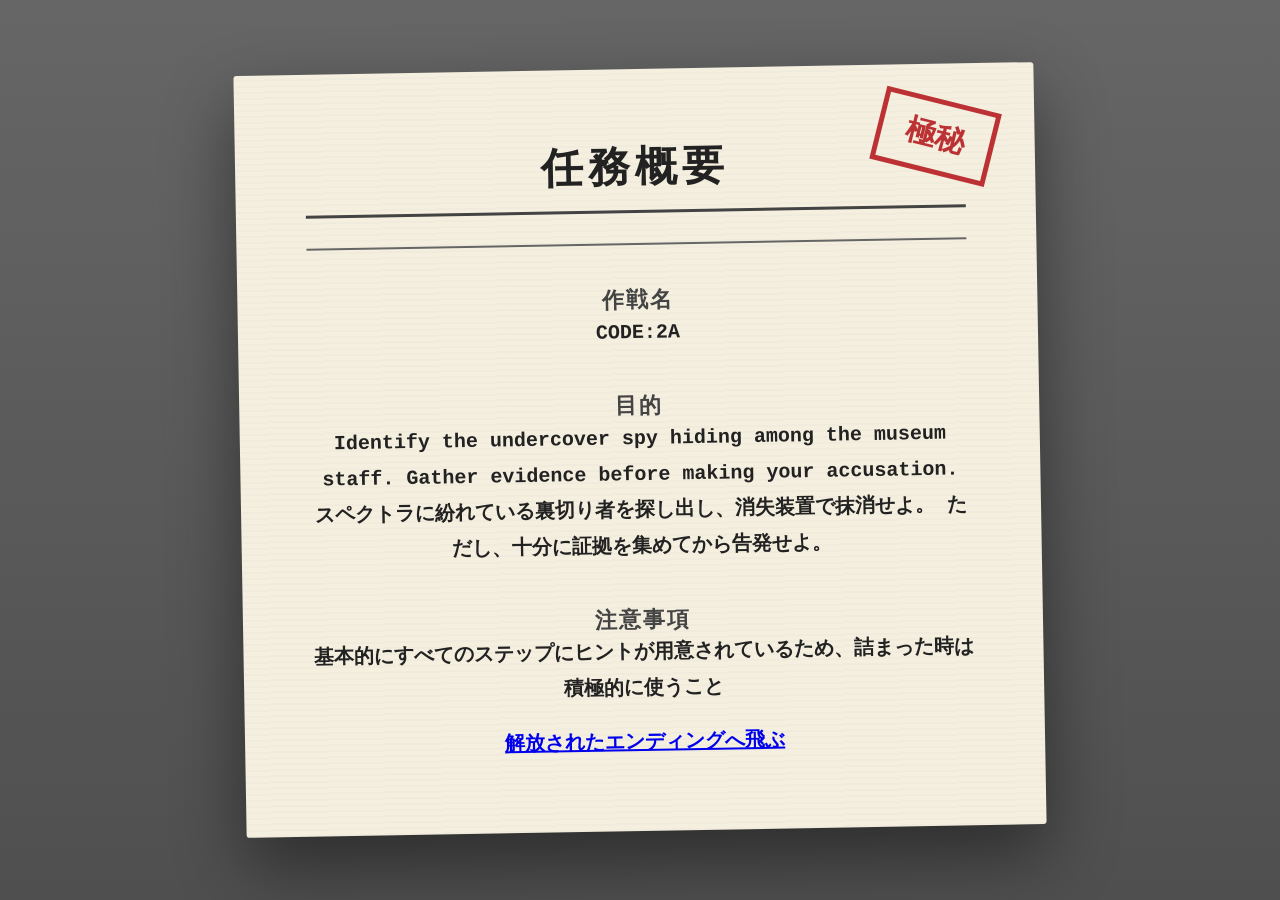
<file: page1.html>
<!DOCTYPE html>
<html>
<head>
  <title>2-A槐祭</title>
  <link rel="stylesheet" href="styles.css">
	<meta charset="UTF-8">
	<meta name="viewport" content="width=device-width, initial-scale=1">
</head>
<body class="archive-body">
  <div class="briefing">
    <div class="stamp">極秘</div>

    <h1>任務概要</h1>

    <div class="divider"></div>

    <h2>作戦名</h2>
    <p>CODE:2A</p>

    <h2>目的</h2>
    <p>
        Identify the undercover spy hiding among the museum staff.
        Gather evidence before making your accusation.<br>
        スペクトラに紛れている裏切り者を探し出し、消失装置で抹消せよ。
        ただし、十分に証拠を集めてから告発せよ。
    </p>

    <h2>注意事項</h2>
    <p>
        基本的にすべてのステップにヒントが用意されているため、詰まった時は積極的に使うこと
    </p>
    <br>
    <p>
      <a href="endings.html">解放されたエンディングへ飛ぶ</a>
    </p>
<script src="main.js"></script>
</body>
</html>
</file>
<file: styles.css>
* {
    margin: 0;
    padding: 0;
    box-sizing: border-box;
}

body {
    height: 100vh;
    overflow: hidden;

    text-align: center;
    color: white;
    font-family: "Courier New", monospace;
    font-size: 1em;
    font-weight: bold;

    display: flex;
    justify-content: center;
    align-items: center;
}

/* Table */

.table-room {
    background: radial-gradient(
        ellipse 900px 700px at 50% 30%,
        #2c2c2e 0%,
        #131314 70%
    );
}

.table {
    position: relative;

    width: 900px;
    height: 500px;

    border-radius: 6px;

    display: flex;
    justify-content: center;
    align-items: center;

    /* overhead-light sheen, brushed-steel grain, base metal gradient */
    background:
        radial-gradient(ellipse 520px 260px at 30% 12%, rgba(255,255,255,.16), transparent 60%),
        repeating-linear-gradient(
            98deg,
            rgba(255,255,255,.035) 0px,
            rgba(255,255,255,.035) 1px,
            transparent 1px,
            transparent 4px
        ),
        linear-gradient(155deg, #6d6d6f 0%, #58585a 42%, #444446 75%, #37373a 100%);

    box-shadow:
        0 50px 70px -20px rgba(0, 0, 0, .7),
        0 14px 26px rgba(0, 0, 0, .45),
        inset 0 2px 8px rgba(255, 255, 255, .16),
        inset 0 -50px 60px rgba(0, 0, 0, .32),
        inset 0 0 0 1px rgba(255, 255, 255, .06);

    transform: perspective(1000px) rotateX(15deg);
}

/* Corner rivets, sunk into the steel */

.table::before {
    content: "";

    position: absolute;
    inset: 0;

    border-radius: inherit;
    pointer-events: none;

    background:
        radial-gradient(circle 4px at 26px 26px, #131314 55%, transparent 58%),
        radial-gradient(circle 1.2px at 25px 25px, rgba(255,255,255,.55) 50%, transparent 55%),
        radial-gradient(circle 4px at calc(100% - 26px) 26px, #131314 55%, transparent 58%),
        radial-gradient(circle 1.2px at calc(100% - 27px) 25px, rgba(255,255,255,.55) 50%, transparent 55%),
        radial-gradient(circle 4px at 26px calc(100% - 26px), #131314 55%, transparent 58%),
        radial-gradient(circle 1.2px at 25px calc(100% - 27px), rgba(255,255,255,.55) 50%, transparent 55%),
        radial-gradient(circle 4px at calc(100% - 26px) calc(100% - 26px), #131314 55%, transparent 58%),
        radial-gradient(circle 1.2px at calc(100% - 27px) calc(100% - 27px), rgba(255,255,255,.55) 50%, transparent 55%);
}

/* Front edge, giving the slab visible thickness */

.table::after {
    content: "";

    position: absolute;
    left: 0.25%;
    right: 0.25%;
    bottom: -16px;

    height: 18px;

    background: linear-gradient(to bottom, #333335, #1e1e20);
    border-radius: 0 0 6px 6px;
    box-shadow: 0 16px 24px rgba(0, 0, 0, .55);
}

/* Envelope */

.pocket {
    position: absolute;

    left: 0;
    bottom: 0;

    width: 100%;
    height: 190px;

    background: #d8bf83;

    z-index: 2;
}

.envelope {
    position: relative;

    width: 420px;
    height: 280px;

    background: #d8bf83;

    border-radius: 4px;

    box-shadow: 0 12px 25px rgba(0,0,0,.35);
}


/* Flap */

.flap {
    position: absolute;

    top: 0;
    left: 0;

    width: 100%;
    height: 120px;

    background: #c9ae6d;

    clip-path: polygon(
        0 0,
        100% 0,
        50% 100%
    );

    transform-origin: top center;
    transform: rotateX(0deg);

    transition: none;
    z-index: 5;
}
/* Label */

.label {
    position: absolute;

    bottom: 25px;
    left: 25px;

    font-family: "Courier New", monospace;
    font-size: 30px;
    font-weight: bold;

    color:#e94709;

    letter-spacing: 2px;
    z-index: 4;
}

.drag-hint {
    position: absolute;

    top: 18px;
    left: 50%;

    transform: translateX(-50%);

    font-family: "Courier New", monospace;
    font-size: 56px;
    font-weight: bold;

    color: rgba(0, 0, 0, 0.55);

    letter-spacing: 2px;

    user-select: none;
    pointer-events: none;

    animation: float 1.2s ease-in-out infinite;
}

@keyframes float {
    0% {
        transform: translate(-50%, 0);
    }

    50% {
        transform: translate(-50%, -6px);
    }

    100% {
        transform: translate(-50%, 0);
    }
}

#transition {
    position: fixed;

    top: 0;
    left: 0;

    width: 100vw;
    height: 100vh;

    background: black;

    display: flex;
    justify-content: center;
    align-items: center;

    opacity: 0;
    visibility: hidden;

    transition: opacity 0.8s ease;

    z-index: 9999;
}

#transition.show {
    opacity: 1;
    visibility: visible;
}

/* Loading text */

.loading-text {
    color: #d8bf83;

    font-family: "Courier New", monospace;
    font-size: 40px;
    letter-spacing: 5px;

    opacity: 0;

    animation: blink 1.2s infinite;
}

#transition.show .loading-text {
    opacity: 1;
}


@keyframes blink {

    0% {
        opacity: .3;
    }

    50% {
        opacity: 1;
    }

    100% {
        opacity: .3;
    }

}

.paper {
    position: absolute;

    width: 360px;
    height: 70px;

    left: 30px;
    top: 30px;

    background: #f7f2e6;

    border-radius: 3px;

    transition: transform .8s ease;

    transform: translateY(180px);
    
    display: flex;
    justify-content: center;
    align-items: top;
    
    color: #000000;
    font-family: "Courier New", monospace;
    font-size: 40px;
    letter-spacing: 5px;


    z-index: 1;
}

.paper.out {
    transform: translateY(0);
}

.briefing {

    position: relative;

    width: 800px;

    padding: 70px;

    background: #f4efdf;

    color: #222;

    box-shadow:
        0 30px 70px rgba(0,0,0,.45);

    border-radius: 3px;

    transform: rotate(-1deg);

    overflow: hidden;
}


/* Paper texture */

.briefing::before {

    content: "";

    position: absolute;

    inset: 0;

    background:
        repeating-linear-gradient(
            0deg,
            rgba(0,0,0,.015),
            rgba(0,0,0,.015) 2px,
            transparent 2px,
            transparent 6px
        );

    pointer-events: none;
}


/* Title */

h1 {

    margin-top: 0;

    text-align: center;

    font-size: 42px;

    letter-spacing: 5px;

    border-bottom: 3px solid #444;

    padding-bottom: 15px;
}


/* Section titles */

h2 {

    margin-top: 40px;

    font-size: 22px;

    letter-spacing: 2px;

    color: #444;

    text-transform: uppercase;
}


/* Paragraphs */

p {

    font-size: 20px;

    line-height: 1.8;
}


/* Rules */

ul {

    padding-left: 30px;

    line-height: 2;

    font-size: 19px;
}


/* Divider */

.divider {

    height: 2px;

    background: #666;

    margin: 30px 0;
}


/* TOP SECRET stamp */

.stamp {

    position: absolute;

    top: 35px;
    right: 40px;

    padding: 12px 24px;

    border: 5px solid #b31217;

    color: #b31217;

    font-size: 30px;

    font-weight: bold;

    transform: rotate(15deg);

    opacity: .85;

    text-transform: uppercase;
}


/* Button */

button {

    display: block;

    margin: 60px auto 0;

    padding: 18px 42px;

    background: #222;

    color: white;

    border: none;

    cursor: pointer;

    font-family: inherit;

    font-size: 18px;

    letter-spacing: 3px;

    transition: .25s;
}

button:hover {

    background: #b31217;

    transform: translateY(-3px);

    box-shadow: 0 8px 20px rgba(0,0,0,.25);
}

/* Case file archive (endings page) */

.archive-body {
    background: linear-gradient(
        to bottom,
        #666,
        #4f4f4f
    );
}

/* ============================================================
   SPECTRA ACCESS GATE — shared design system
   (matches index.html / mission.html)
   ============================================================ */

:root {
    --gate-black: #070808;
    --gate-panel: #0d0f0f;
    --gate-white: #e8e7e1;
    --gate-muted: #858985;
    --gate-line: rgba(232, 231, 225, .14);
    --gate-red: #bd2929;
    --gate-red-bright: #ed3a31;
    --gate-ease: cubic-bezier(.77, 0, .18, 1);
}

.gate-body {
    height: auto;
    min-height: 100vh;
    overflow: visible;

    display: block;

    background: var(--gate-black);
    background-image:
        linear-gradient(rgba(255,255,255,.012) 1px, transparent 1px),
        linear-gradient(90deg, rgba(255,255,255,.012) 1px, transparent 1px);
    background-size: 44px 44px;

    text-align: left;
    color: var(--gate-white);
    font-family: "Yu Gothic", "Hiragino Kaku Gothic ProN", Meiryo, sans-serif;
    font-weight: normal;
}

.gate-topbar,
.gate-bottombar {
    display: flex;
    align-items: center;
    justify-content: space-between;

    margin: 0 3.2vw;
    padding: 22px 0;

    font: 9px Consolas, "Courier New", monospace;
    letter-spacing: .15em;
    color: #6e726d;
}

.gate-topbar {
    border-bottom: 1px solid var(--gate-line);
}

.gate-bottombar {
    margin-top: 60px;
    border-top: 1px solid var(--gate-line);
}

.gate-brand {
    display: flex;
    align-items: center;
    gap: 12px;

    color: var(--gate-white);
    font-size: 14px;
    font-weight: 700;
}

.gate-brand-mark {
    position: relative;

    width: 19px;
    height: 19px;

    border: 1px solid var(--gate-red-bright);
    transform: rotate(45deg);
}

.gate-brand-mark::before {
    content: "";

    position: absolute;
    inset: 5px;

    background: var(--gate-red-bright);
}

.gate-classification b {
    color: var(--gate-red-bright);
    font-weight: 400;
}

.gate-main {
    width: min(900px, 100%);
    margin: 0 auto;
    padding: clamp(35px, 6vw, 70px) 3.2vw 0;
}

.gate-kicker {
    margin: 0 0 18px;

    color: var(--gate-red-bright);
    font: 9px Consolas, monospace;
    letter-spacing: .18em;
}

.gate-main h1 {
    margin: 0;
    padding-bottom: 0;

    border-bottom: none;

    text-align: left;
    font-size: clamp(30px, 5vw, 46px);
    line-height: 1.05;
    letter-spacing: -.03em;
    font-weight: 680;
}

.gate-sub {
    max-width: 620px;
    margin: 16px 0 0;

    color: var(--gate-muted);
    font-size: 13px;
    line-height: 1.9;
    letter-spacing: .03em;
}

.gate-panel {
    margin-top: 36px;

    border: 1px solid var(--gate-line);
    background: rgba(13, 15, 15, .92);

    box-shadow: 14px 14px 0 rgba(189, 41, 41, .075);
}

.gate-panel-head {
    display: flex;
    justify-content: space-between;

    padding: 15px 19px;

    border-bottom: 1px solid var(--gate-line);

    color: #71756f;
    font: 8px Consolas, monospace;
    letter-spacing: .15em;
}

.gate-panel-head span:first-child {
    color: var(--gate-red-bright);
}

.gate-panel-body {
    padding: clamp(24px, 4vw, 40px);
}

/* ------------------------------------------------------------
   Case file grid (endings.html)
   ------------------------------------------------------------ */

.grid {
    display: grid;
    grid-template-columns: repeat(2, minmax(0, 1fr));

    gap: 10px;

    width: auto;
    height: auto;
}

.box {
    position: relative;

    display: flex;
    flex-direction: column;
    justify-content: center;
    gap: 6px;

    min-height: 92px;
    padding: 15px 16px 13px;

    border: 1px solid #303330;
    border-radius: 0;
    background: #090b0a;

    box-shadow: none;

    transition:
        border-color .2s ease,
        background .2s ease,
        color .2s ease,
        box-shadow .2s ease;
}

.box a {
    display: flex;
    flex-direction: column;
    gap: 6px;

    width: 100%;
    height: 100%;

    text-decoration: none;
    color: inherit;
}

.tab {
    position: static;

    padding: 0;
    background: none;

    font: 8px Consolas, monospace;
    letter-spacing: .16em;
    color: #64695f;
}

/* Unlocked: recovered case file */

.box.unlocked {
    border-color: var(--gate-red-bright);
    background: rgba(189, 41, 41, .14);
    box-shadow: inset 3px 0 0 var(--gate-red-bright);

    cursor: pointer;

    animation: fileRecovered .45s ease;
}

.box.unlocked .tab {
    color: var(--gate-red-bright);
}

.box.unlocked .label {
    font-size: 17px;
    letter-spacing: .04em;
    font-weight: 700;
    color: var(--gate-white);
}

.box.unlocked .status {
    font: 8px Consolas, monospace;
    letter-spacing: .12em;
    color: var(--gate-red-bright);
}

.box.unlocked:hover {
    box-shadow: inset 3px 0 0 var(--gate-red-bright), 0 10px 22px rgba(0, 0, 0, .4);
}

.box.unlocked .status.recovered::before {
    content: "";

    display: inline-block;

    width: 5px;
    height: 5px;

    margin-right: 6px;
    border-radius: 50%;

    background: var(--gate-red-bright);
}

/* Locked: sealed, unopened file */

.box.locked {
    border: 1px dashed #262825;
    background: #090b0a;

    color: #4d504b;
    cursor: not-allowed;

    pointer-events: none;
}

.box.locked .tab {
    color: #4a4d49;
}

.box.locked .lockline {
    width: 60%;
    height: 6px;

    background: #1c1e1b;
    border-radius: 0;
}

.box.locked .status {
    margin-top: 2px;

    font: 8px Consolas, monospace;
    letter-spacing: .12em;
    color: #4d504b;
}

@keyframes fileRecovered {
    0% {
        opacity: .35;
        transform: scale(.98);
    }
    100% {
        opacity: 1;
        transform: scale(1);
    }
}

/* ------------------------------------------------------------
   Progress readout + action buttons
   ------------------------------------------------------------ */

#progress-text {
    transition: color .3s ease, text-shadow .3s ease;
}

#progress-text.complete {
    color: var(--gate-red-bright);
    text-shadow: 0 0 12px rgba(237, 58, 49, .5);
}

.gate-actions {
    display: flex;
    align-items: center;
    gap: 12px;

    margin-top: 30px;
}

#back-home {
    display: flex;
    align-items: center;
    justify-content: space-between;

    flex: 1;

    min-height: 52px;
    margin: 0;
    padding: 0 18px;

    background: var(--gate-red);
    color: var(--gate-white);
    border: none;

    font-family: inherit;
    font-size: 12px;
    letter-spacing: .1em;

    cursor: pointer;
    transition: background .2s ease;
}

#back-home:hover {
    background: var(--gate-red-bright);
    transform: none;
    box-shadow: none;
}

#reset-progress {
    min-height: 52px;
    margin: 0;
    padding: 0 16px;

    background: transparent;
    color: var(--gate-muted);
    border: 1px solid var(--gate-line);

    font-family: Consolas, "Courier New", monospace;
    font-size: 10px;
    letter-spacing: .12em;

    cursor: pointer;
    transition: border-color .2s ease, color .2s ease;
}

#reset-progress:hover {
    background: transparent;
    color: var(--gate-red-bright);
    border-color: var(--gate-red-bright);
    transform: none;
    box-shadow: none;
}

/* ------------------------------------------------------------
   Individual ending pages (ending1.html – ending6.html)
   ------------------------------------------------------------ */

.gate-back-link {
    display: inline-flex;
    align-items: center;
    gap: 8px;

    margin-top: 28px;

    color: var(--gate-red-bright);
    text-decoration: none;

    font-size: 12px;
    letter-spacing: .08em;

    transition: opacity .2s ease;
}

.gate-back-link:hover {
    opacity: .75;
}

/* ------------------------------------------------------------
   Page transition (matches index.html / mission.html)
   ------------------------------------------------------------ */

.page-transition {
    position: fixed;
    z-index: 300;
    inset: 0;

    display: grid;
    place-items: center;
    overflow: hidden;

    visibility: hidden;
    pointer-events: none;
}

.slab,
.stripe {
    position: absolute;

    top: -12%;
    bottom: -12%;
    left: -12%;
    width: 124%;

    transform: translateX(-116%) skewX(-7deg);
}

.slab {
    background: #090a09;
    transition: transform .86s var(--gate-ease);
}

.stripe {
    left: -24%;
    width: 22%;

    background: #8f1f1f;
}

.transition-copy {
    position: relative;
    z-index: 1;

    opacity: 0;

    color: var(--gate-red-bright);
    font: 10px Consolas, monospace;
    letter-spacing: .28em;

    transition: opacity .18s ease .34s;
}

.page-transition.active,
.page-transition.covered,
.page-transition.arrival {
    visibility: visible;
    pointer-events: auto;
}

.page-transition.active .slab {
    transform: translateX(0) skewX(-7deg);
}

.page-transition.active .stripe {
    animation: stripeAcross .88s var(--gate-ease) .03s both;
}

.page-transition.active .transition-copy {
    opacity: 1;
}

.page-transition.covered .slab {
    transform: translateX(0) skewX(-7deg);
    transition: none;
}

.page-transition.covered .stripe {
    transform: translateX(630%) skewX(-7deg);
}

.page-transition.covered .transition-copy {
    opacity: 1;
}

.page-transition.arrival .slab {
    transform: translateX(116%) skewX(-7deg);
}

.page-transition.arrival .stripe {
    animation: stripeAcross .88s var(--gate-ease) both;
}

.page-transition.arrival .transition-copy {
    opacity: 0;
    transition-delay: 0s;
}

@keyframes stripeAcross {
    from { transform: translateX(-70%) skewX(-7deg); }
    to { transform: translateX(630%) skewX(-7deg); }
}

/* ------------------------------------------------------------
   Responsive
   ------------------------------------------------------------ */

@media (max-width: 640px) {

    .grid {
        grid-template-columns: 1fr;
    }

    .gate-topbar,
    .gate-bottombar {
        margin: 0 5vw;
    }

    .gate-main {
        padding: 28px 5vw 0;
    }

    .gate-actions {
        flex-direction: column;
        align-items: stretch;
    }

}

@media (prefers-reduced-motion: reduce) {
    *, *::before, *::after {
        transition-duration: .01ms !important;
        animation-duration: .01ms !important;
    }
}

.terminal {
    position: relative;
    background: #050805;
    color: #f42c2c;

    font-family: "Courier New", monospace;
    font-size: 16px;
    letter-spacing: 1.5px;
    line-height: 1.6;

    padding: 25px;
    border: 1px solid #ff1414;

    box-shadow:
        0 0 10px rgba(207, 31, 31, 0.3),
        inset 0 0 30px rgba(57, 255, 20, 0.05);

    text-shadow:
        0 0 4px #cd3434,
        0 0 10px rgba(213, 50, 50, 0.5);

    overflow: hidden;
}

/* CRT scanlines */
.terminal::before {
    content: "";
    position: absolute;
    inset: 0;

    background: repeating-linear-gradient(
        to bottom,
        transparent 0px,
        transparent 2px,
        rgba(57, 255, 20, 0.04) 3px
    );

    pointer-events: none;
}

/* Slight screen glow */
.terminal::after {
    content: "";
    position: absolute;
    inset: 0;

    background: radial-gradient(
        ellipse at center,
        transparent 50%,
        rgba(0, 0, 0, 0.35)
    );

    pointer-events: none;
}

.terminal-text {
    font-family: "Courier New", monospace;
    color: #9e1d1d;
    font-size: 18px;
    letter-spacing: 2px;
    line-height: 1.6;

    text-shadow:
        0 0 3px #f14e4e,
        0 0 8px rgba(220, 67, 67, 0.6);

    animation: flicker 0.15s infinite alternate;
}

/* Subtle CRT flicker */
@keyframes flicker {
    from {
        opacity: 0.95;
    }
    to {
        opacity: 1;
    }
}

.typing-cursor {
    display: inline;
    margin-left: 4px;
    animation: terminalCursor 0.8s steps(1) infinite;
}

@keyframes terminalCursor {
    0%, 50% {
        opacity: 1;
    }
    51%, 100% {
        opacity: 0;
    }
}

@keyframes cursor-blink {
    0%, 50% {
        opacity: 1;
    }
    51%, 100% {
        opacity: 0;
    }
}

/* =========================
   RETURN TO MAIN FILE
   ========================= */

.return-container {
    display: flex;
    justify-content: center;
    margin-top: 30px;
    margin-bottom: 20px;
}

.return-button {
    display: inline-flex;
    align-items: center;
    gap: 10px;

    padding: 12px 22px;

    font-family: "Courier New", monospace;
    font-size: 14px;
    font-weight: bold;
    letter-spacing: 1.5px;
    text-decoration: none;

    color: #ff3b3b;
    background: #080505;

    border: 1px solid #ff3b3b;

    box-shadow:
        0 0 6px rgba(255, 59, 59, 0.25),
        inset 0 0 10px rgba(255, 59, 59, 0.04);

    text-shadow:
        0 0 4px #ff3b3b;

    transition:
        background 0.2s ease,
        color 0.2s ease,
        box-shadow 0.2s ease,
        transform 0.2s ease;
}

.return-arrow {
    font-size: 18px;
    line-height: 1;
}

.return-button:hover {
    color: #080505;
    background: #ff3b3b;

    box-shadow:
        0 0 12px rgba(255, 59, 59, 0.6),
        0 0 25px rgba(255, 59, 59, 0.25);

    text-shadow: none;

    transform: translateY(-2px);
}

.return-button:active {
    transform: translateY(0);

    box-shadow:
        0 0 5px rgba(255, 59, 59, 0.4);
}

.trueterminal {
    position: relative;
    background: #050805;
    color: #d8bf83;

    font-family: "Courier New", monospace;
    font-size: 16px;
    letter-spacing: 1.5px;
    line-height: 1.6;

    padding: 25px;
    border: 1px solid #d8bf83;

    box-shadow:
        0 0 10px #e2cd97(207, 31, 31, 0.3),
        inset 0 0 30px rgba(57, 255, 20, 0.05);

    text-shadow:
        0 0 4px #d8bf83,
        0 0 10px #e2cd97(213, 50, 50, 0.5);

    overflow: hidden;
}

/* CRT scanlines */
.trueterminal::before {
    content: "";
    position: absolute;
    inset: 0;

    background: repeating-linear-gradient(
        to bottom,
        transparent 0px,
        transparent 2px,
        rgba(187, 200, 185, 0.242) 3px
    );

    pointer-events: none;
}

/* Slight screen glow */
.trueterminal::after {
    content: "";
    position: absolute;
    inset: 0;

    background: radial-gradient(
        ellipse at center,
        transparent 50%,
        rgba(0, 0, 0, 0.35)
    );

    pointer-events: none;
}

.trueterminal-text {
    font-family: "Courier New", monospace;
    color: #d1a65c;
    font-size: 18px;
    letter-spacing: 2px;
    line-height: 1.6;

    text-shadow:
        0 0 3px #e3dd6b,
        0 0 8px rgba(220, 184, 67, 0.6);

    animation: flicker 0.15s infinite alternate;
}

/* Subtle CRT flicker */
@keyframes flicker {
    from {
        opacity: 0.95;
    }
    to {
        opacity: 1;
    }
}

@keyframes cursor-blink {
    0%, 50% {
        opacity: 1;
    }
    51%, 100% {
        opacity: 0;
    }
}

.truereturn-container {
    display: flex;
    justify-content: center;
    margin-top: 30px;
    margin-bottom: 20px;
}

.truereturn-button {
    display: inline-flex;
    align-items: center;
    gap: 10px;

    padding: 12px 22px;

    font-family: "Courier New", monospace;
    font-size: 14px;
    font-weight: bold;
    letter-spacing: 1.5px;
    text-decoration: none;

    color: #d8bf83;
    background: #080505;

    border: 1px solid #d8bf83;

    box-shadow:
        0 0 6px rgba(255, 59, 59, 0.25),
        inset 0 0 10px rgba(255, 59, 59, 0.04);

    text-shadow:
        0 0 4px #d8bf83;

    transition:
        background 0.2s ease,
        color 0.2s ease,
        box-shadow 0.2s ease,
        transform 0.2s ease;
}

.truereturn-arrow {
    font-size: 18px;
    line-height: 1;
}

.truereturn-button:hover {
    color: #080505;
    background: #d8bf83;

    box-shadow:
        0 0 12px #d8bf83(255, 59, 59, 0.6),
        0 0 25px #d8be8358(255, 59, 59, 0.25);

    text-shadow: none;

    transform: translateY(-2px);
}

.truereturn-button:active {
    transform: translateY(0);

    box-shadow:
        0 0 5px #d8bf83(255, 59, 59, 0.4);
}

.trueterminal {
    width: 100%;
    box-sizing: border-box;
}


/* Hide return button until report is finished */

.truereturn-container {
    opacity: 0;
    pointer-events: none;
    transition: opacity 0.8s ease;
}

.truereturn-container.visible {
    opacity: 1;
    pointer-events: auto;
}
</file>
